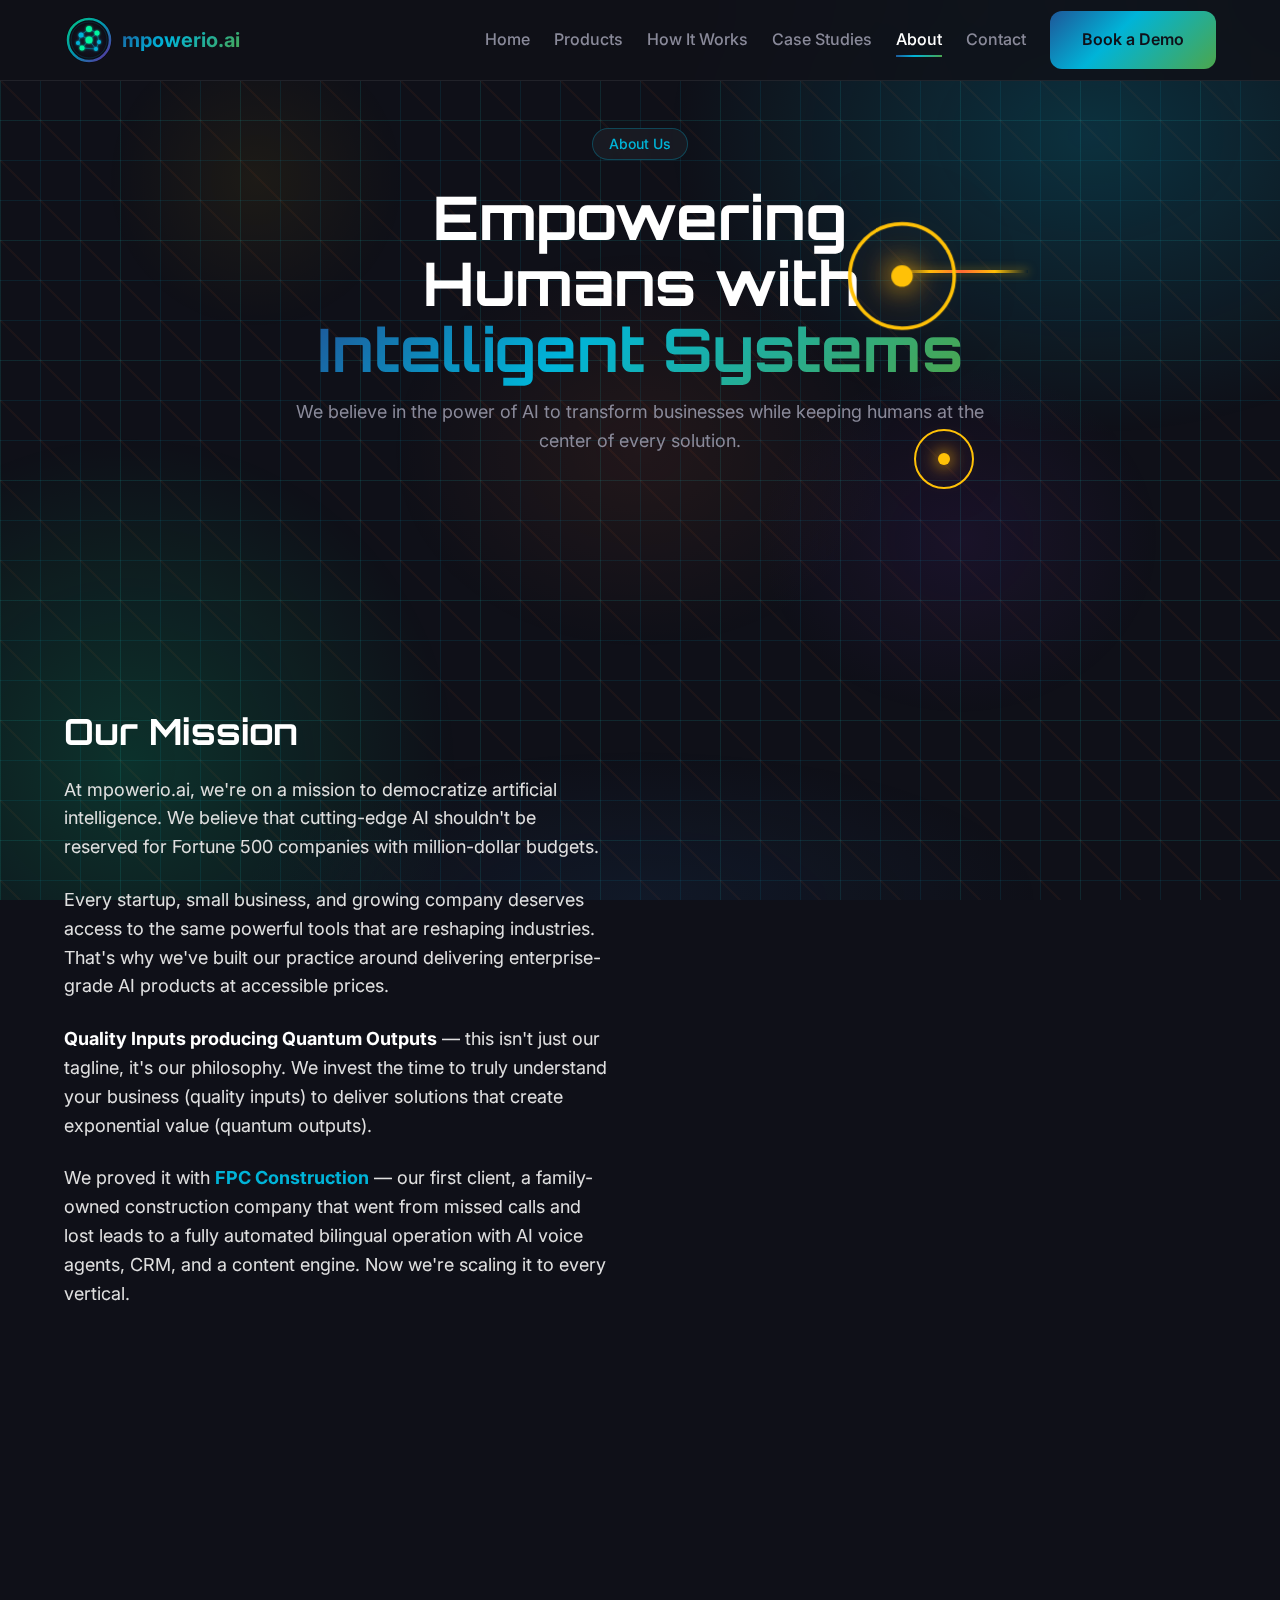
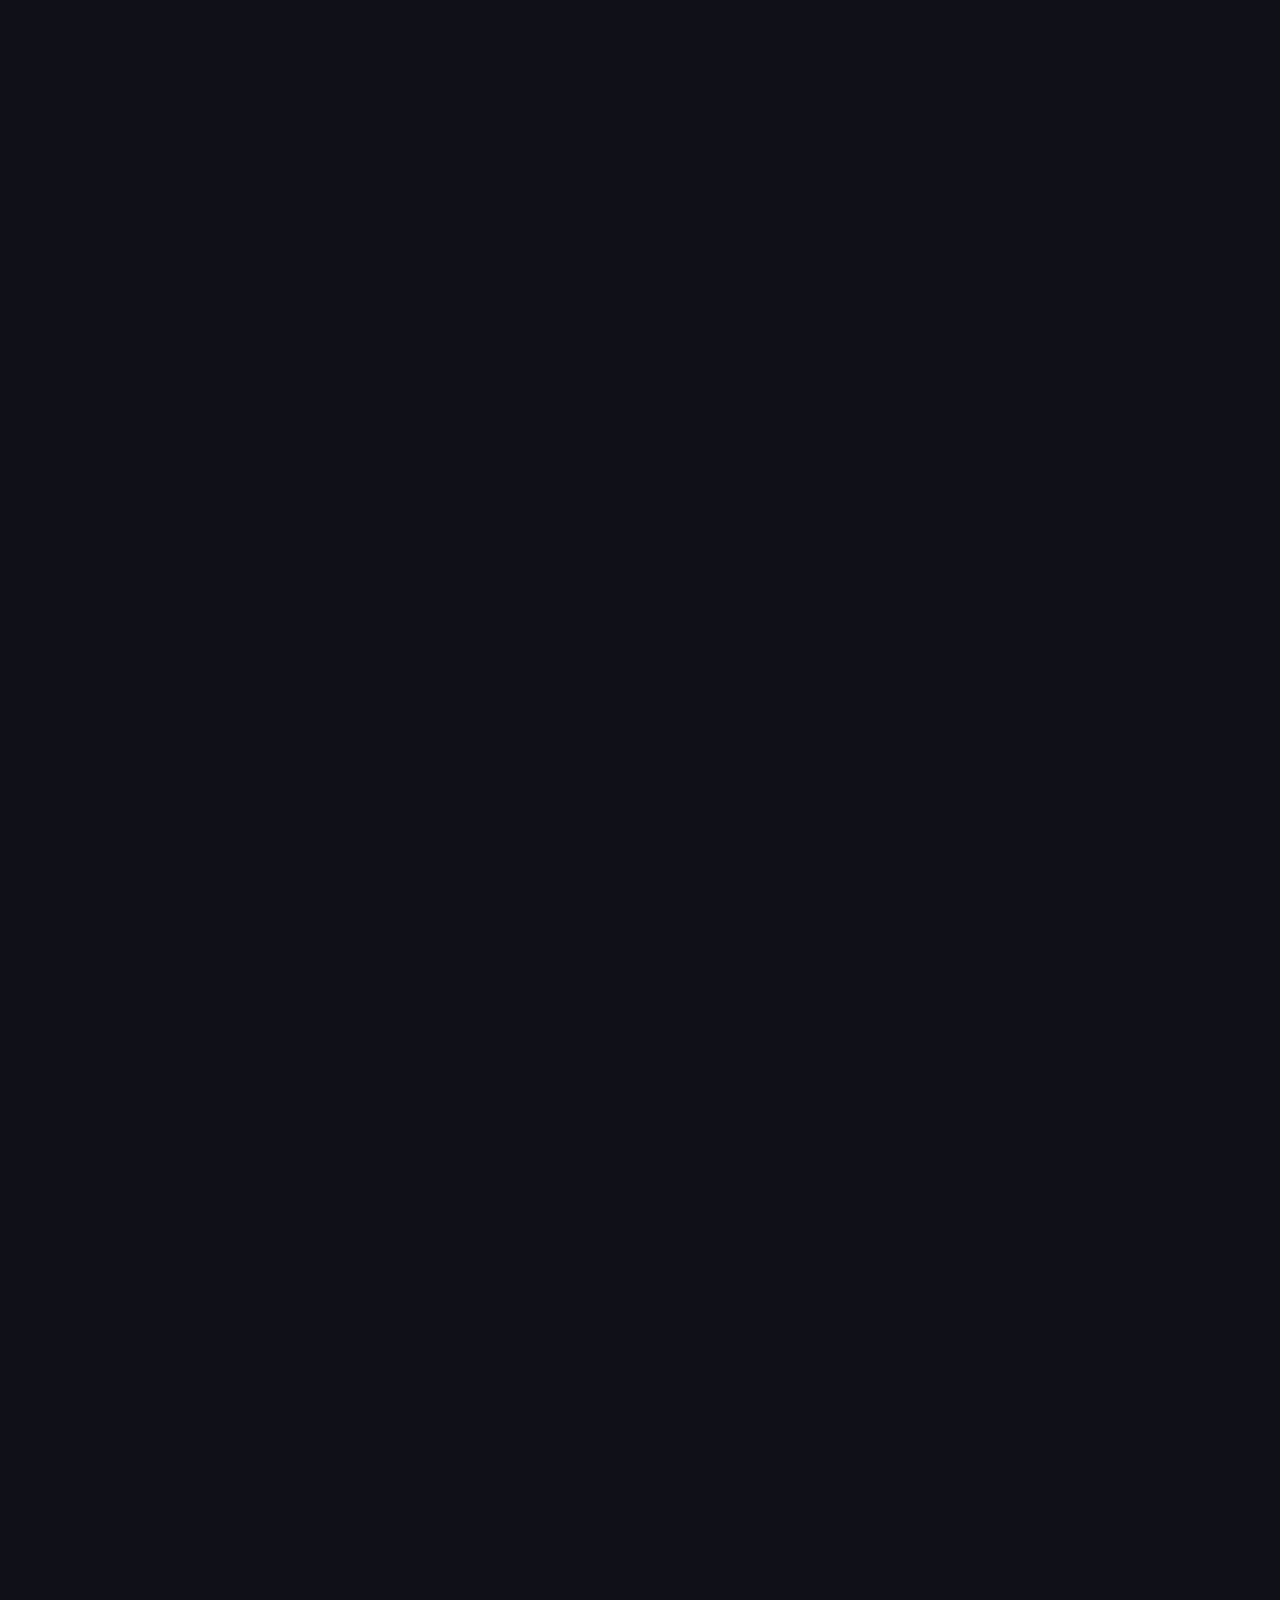
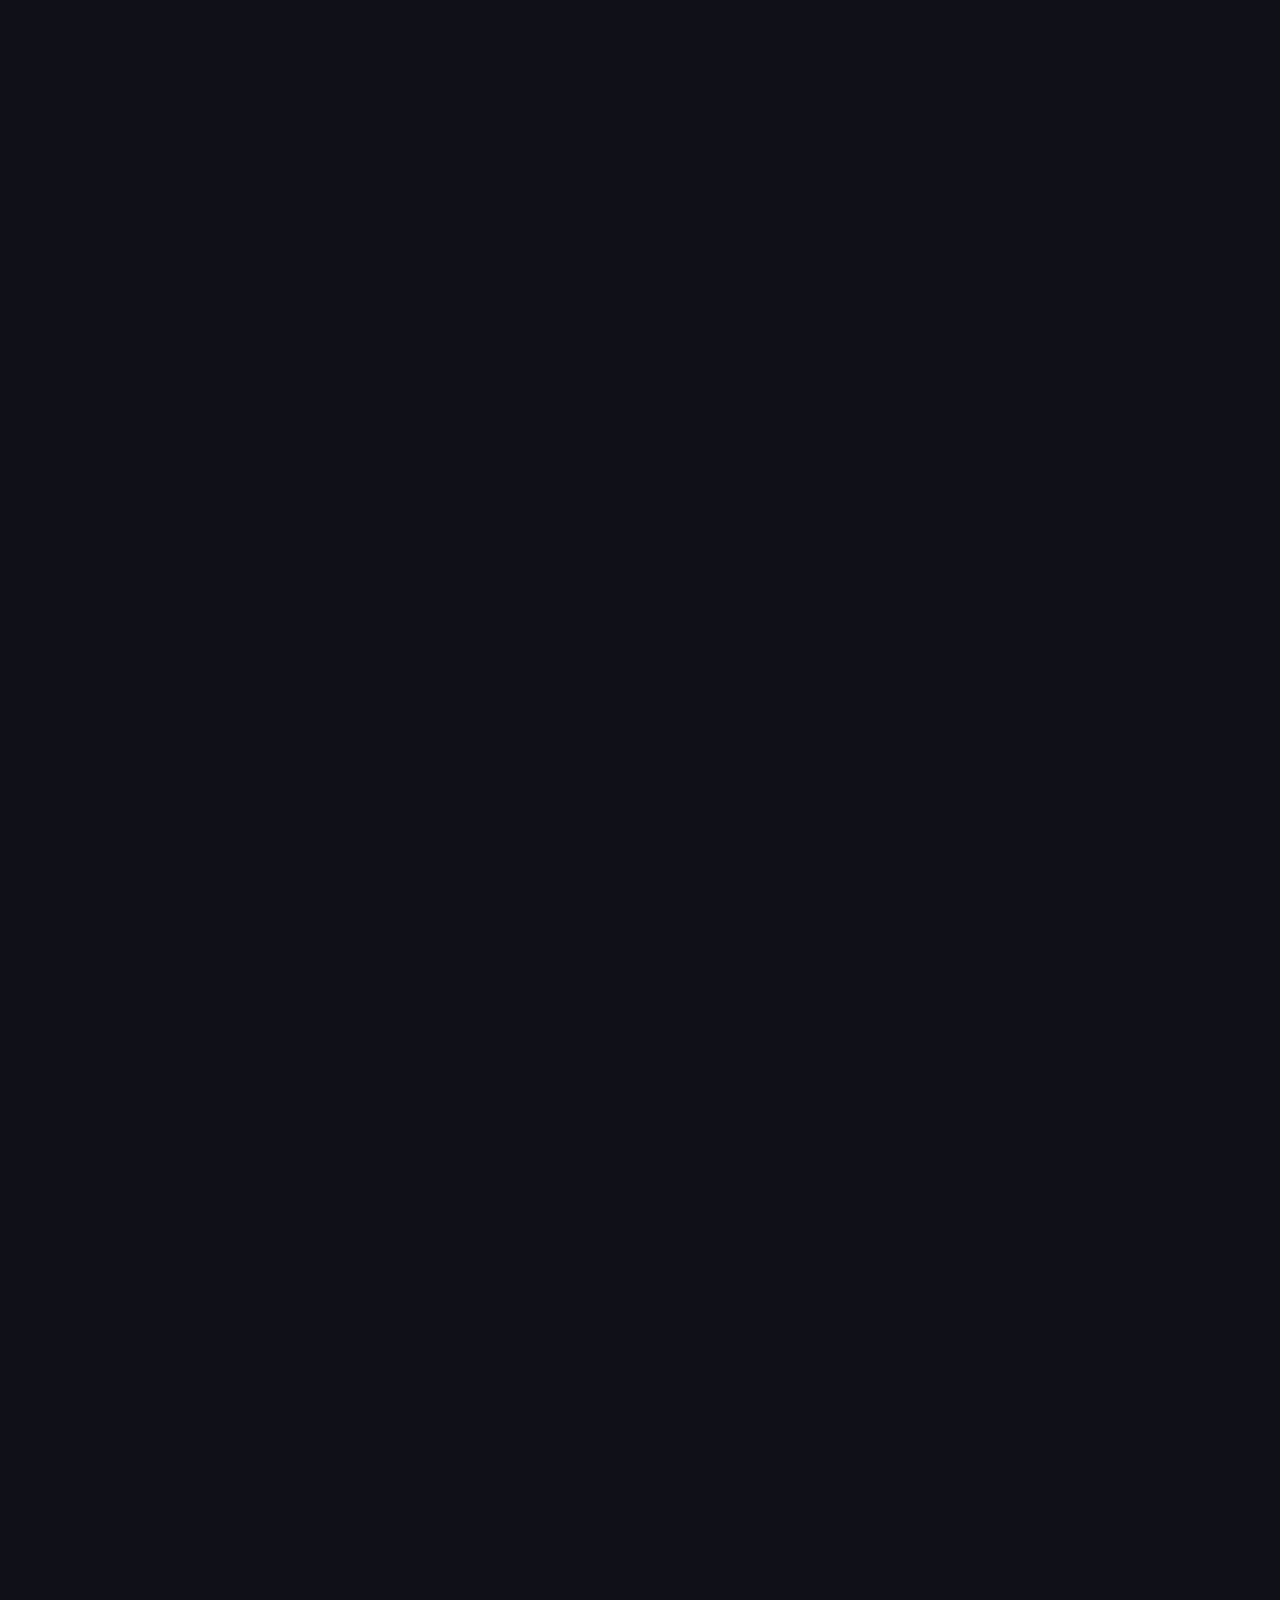
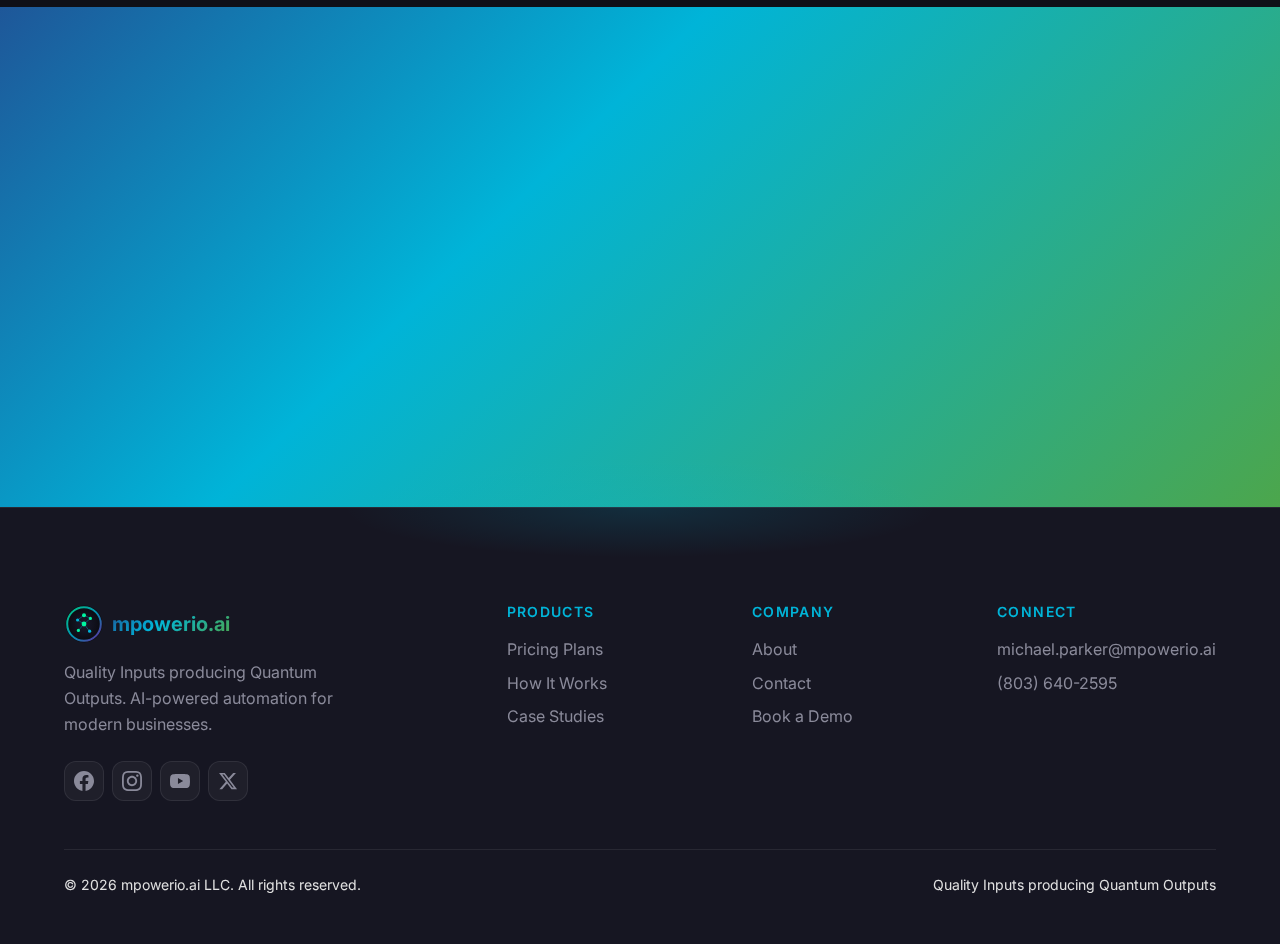
<file: about.html>
<!DOCTYPE html>
<html lang="en">
<head>
  <meta charset="UTF-8">
  <meta name="viewport" content="width=device-width, initial-scale=1.0">
  <meta name="description" content="Meet the team behind mpowerio.ai. From nuclear training to AI automation.">
  <meta property="og:title" content="About | mpowerio.ai">
  <meta property="og:description" content="Meet the team behind mpowerio.ai. From nuclear training to AI automation.">
  <meta property="og:type" content="website">
  <title>About | mpowerio.ai</title>
  <link rel="preconnect" href="https://fonts.googleapis.com">
  <link rel="preconnect" href="https://fonts.gstatic.com" crossorigin>
  <link href="https://fonts.googleapis.com/css2?family=Inter:wght@300;400;500;600;700&family=Orbitron:wght@400;700;900&display=swap" rel="stylesheet">
  <link rel="stylesheet" href="css/design-system.css">
</head>
<body>
  <!-- Header -->
  <header class="header">
    <div class="container header__inner">
      <a href="index.html" class="logo">
        <div class="logo-animated">
          <svg viewBox="0 0 50 50" xmlns="http://www.w3.org/2000/svg">
            <defs>
              <linearGradient id="logoRingGradient" x1="0%" y1="0%" x2="100%" y2="100%">
                <stop offset="0%" stop-color="#00f5a0"/>
                <stop offset="50%" stop-color="#00b4d8"/>
                <stop offset="100%" stop-color="#7b2cbf"/>
              </linearGradient>
              <radialGradient id="bgGradient" cx="50%" cy="50%" r="50%">
                <stop offset="0%" stop-color="#1a1a2e"/>
                <stop offset="100%" stop-color="#0a0a0f"/>
              </radialGradient>
              <filter id="glow" x="-50%" y="-50%" width="200%" height="200%">
                <feGaussianBlur stdDeviation="1" result="coloredBlur"/>
                <feMerge><feMergeNode in="coloredBlur"/><feMergeNode in="SourceGraphic"/></feMerge>
              </filter>
            </defs>
            <circle cx="25" cy="25" r="23" fill="url(#bgGradient)"/>
            <circle class="glow-ring" cx="25" cy="25" r="21" fill="none" stroke="url(#logoRingGradient)" stroke-width="2.5" opacity="0.8"/>
            <circle cx="25" cy="25" r="18" fill="none" stroke="#00b4d8" stroke-width="0.5" opacity="0.3"/>
            <g class="network-lines" stroke="#00b4d8" stroke-width="0.8" opacity="0.6" filter="url(#glow)">
              <line x1="25" y1="14" x2="17" y2="20"/><line x1="25" y1="14" x2="33" y2="18"/>
              <line x1="17" y1="20" x2="14" y2="28"/><line x1="17" y1="20" x2="25" y2="25"/>
              <line x1="33" y1="18" x2="25" y2="25"/><line x1="33" y1="18" x2="35" y2="27"/>
              <line x1="25" y1="25" x2="18" y2="33"/><line x1="25" y1="25" x2="32" y2="34"/>
              <line x1="14" y1="28" x2="18" y2="33"/><line x1="35" y1="27" x2="32" y2="34"/>
              <line x1="18" y1="33" x2="32" y2="34"/>
            </g>
            <g filter="url(#glow)">
              <circle class="node node-1" cx="25" cy="14" r="3" fill="#00f5a0"/>
              <circle class="node node-2" cx="17" cy="20" r="2.5" fill="#00b4d8"/>
              <circle class="node node-3" cx="33" cy="18" r="2.5" fill="#00f5a0"/>
              <circle class="node node-4" cx="25" cy="25" r="3.5" fill="#00f5a0"/>
              <circle class="node node-5" cx="14" cy="28" r="2" fill="#00b4d8"/>
              <circle class="node node-6" cx="35" cy="27" r="2" fill="#00b4d8"/>
              <circle class="node node-7" cx="18" cy="33" r="2.5" fill="#00f5a0"/>
              <circle class="node node-8" cx="32" cy="34" r="2" fill="#00b4d8"/>
            </g>
          </svg>
        </div>
        <span>mpowerio.ai</span>
      </a>
      <button class="nav-toggle" aria-label="Toggle navigation" aria-expanded="false">
        <span></span><span></span><span></span>
      </button>
      <nav class="nav">
        <a href="index.html" class="nav__link">Home</a>
        <a href="products.html" class="nav__link">Products</a>
        <a href="how-it-works.html" class="nav__link">How It Works</a>
        <a href="case-studies.html" class="nav__link">Case Studies</a>
        <a href="about.html" class="nav__link nav__link--active">About</a>
        <a href="contact.html" class="nav__link">Contact</a>
        <a href="contact.html" class="btn btn--primary">Book a Demo</a>
      </nav>
    </div>
  </header>

  <!-- Page Hero -->
  <section class="page-hero">
    <div class="container">
      <div class="section-header fade-in">
        <span class="section-header__label">About Us</span>
        <h1 class="section-header__title">Empowering Humans with <span class="text-gradient">Intelligent Systems</span></h1>
        <p class="section-header__text">
          We believe in the power of AI to transform businesses while keeping
          humans at the center of every solution.
        </p>
      </div>
    </div>
  </section>

  <!-- Mission Section -->
  <section class="section">
    <div class="container">
      <div class="arch-grid">
        <div class="fade-in">
          <h2 style="margin-bottom: var(--space-lg);">Our Mission</h2>
          <p style="color: var(--text-secondary); font-size: var(--text-lg); margin-bottom: var(--space-lg);">
            At mpowerio.ai, we're on a mission to democratize artificial intelligence.
            We believe that cutting-edge AI shouldn't be reserved for Fortune 500 companies
            with million-dollar budgets.
          </p>
          <p style="color: var(--text-secondary); font-size: var(--text-lg); margin-bottom: var(--space-lg);">
            Every startup, small business, and growing company deserves access to the same
            powerful tools that are reshaping industries. That's why we've built our practice
            around delivering enterprise-grade AI products at accessible prices.
          </p>
          <p style="color: var(--text-secondary); font-size: var(--text-lg); margin-bottom: var(--space-lg);">
            <strong style="color: var(--text-primary);">Quality Inputs producing Quantum Outputs</strong>
            — this isn't just our tagline, it's our philosophy. We invest the time to truly
            understand your business (quality inputs) to deliver solutions that create
            exponential value (quantum outputs).
          </p>
          <p style="color: var(--text-secondary); font-size: var(--text-lg); margin-bottom: var(--space-lg);">
            We proved it with <strong style="color: var(--accent-cyan);">FPC Construction</strong> — our first client, a family-owned
            construction company that went from missed calls and lost leads to a fully automated
            bilingual operation with AI voice agents, CRM, and a content engine. Now we're scaling
            it to every vertical.
          </p>
        </div>
        <div class="fade-in" style="background: linear-gradient(135deg, rgba(0, 180, 216, 0.1) 0%, rgba(0, 245, 160, 0.1) 100%); border-radius: var(--radius-2xl); padding: 3rem; display: flex; align-items: center; justify-content: center;">
          <div class="logo-animated" style="width: 200px; height: 200px;">
            <svg viewBox="0 0 50 50" xmlns="http://www.w3.org/2000/svg">
              <defs>
                <linearGradient id="logoRingGradientLarge" x1="0%" y1="0%" x2="100%" y2="100%">
                  <stop offset="0%" stop-color="#00f5a0"/>
                  <stop offset="50%" stop-color="#00b4d8"/>
                  <stop offset="100%" stop-color="#7b2cbf"/>
                </linearGradient>
                <radialGradient id="bgGradientLarge" cx="50%" cy="50%" r="50%">
                  <stop offset="0%" stop-color="#1a1a2e"/>
                  <stop offset="100%" stop-color="#0a0a0f"/>
                </radialGradient>
                <filter id="glowLarge" x="-50%" y="-50%" width="200%" height="200%">
                  <feGaussianBlur stdDeviation="1" result="coloredBlur"/>
                  <feMerge><feMergeNode in="coloredBlur"/><feMergeNode in="SourceGraphic"/></feMerge>
                </filter>
              </defs>
              <circle cx="25" cy="25" r="23" fill="url(#bgGradientLarge)"/>
              <circle class="glow-ring" cx="25" cy="25" r="21" fill="none" stroke="url(#logoRingGradientLarge)" stroke-width="2.5" opacity="0.8"/>
              <circle cx="25" cy="25" r="18" fill="none" stroke="#00b4d8" stroke-width="0.5" opacity="0.3"/>
              <g class="network-lines" stroke="#00b4d8" stroke-width="0.8" opacity="0.6" filter="url(#glowLarge)">
                <line x1="25" y1="14" x2="17" y2="20"/><line x1="25" y1="14" x2="33" y2="18"/>
                <line x1="17" y1="20" x2="14" y2="28"/><line x1="17" y1="20" x2="25" y2="25"/>
                <line x1="33" y1="18" x2="25" y2="25"/><line x1="33" y1="18" x2="35" y2="27"/>
                <line x1="25" y1="25" x2="18" y2="33"/><line x1="25" y1="25" x2="32" y2="34"/>
                <line x1="14" y1="28" x2="18" y2="33"/><line x1="35" y1="27" x2="32" y2="34"/>
                <line x1="18" y1="33" x2="32" y2="34"/>
              </g>
              <g filter="url(#glowLarge)">
                <circle class="node node-1" cx="25" cy="14" r="3" fill="#00f5a0"/>
                <circle class="node node-2" cx="17" cy="20" r="2.5" fill="#00b4d8"/>
                <circle class="node node-3" cx="33" cy="18" r="2.5" fill="#00f5a0"/>
                <circle class="node node-4" cx="25" cy="25" r="3.5" fill="#00f5a0"/>
                <circle class="node node-5" cx="14" cy="28" r="2" fill="#00b4d8"/>
                <circle class="node node-6" cx="35" cy="27" r="2" fill="#00b4d8"/>
                <circle class="node node-7" cx="18" cy="33" r="2.5" fill="#00f5a0"/>
                <circle class="node node-8" cx="32" cy="34" r="2" fill="#00b4d8"/>
              </g>
            </svg>
          </div>
        </div>
      </div>
    </div>
  </section>

  <!-- Values Section -->
  <section class="section bg-secondary">
    <div class="container">
      <div class="section-header fade-in">
        <span class="section-header__label">Our Values</span>
        <h2 class="section-header__title">What Drives Us</h2>
      </div>

      <div class="grid grid--3">
        <div class="card fade-in">
          <div class="card__icon card__icon--mint">
            <svg width="24" height="24" viewBox="0 0 24 24" fill="none" stroke="currentColor" stroke-width="2"><path d="M12 22c5.523 0 10-4.477 10-10S17.523 2 12 2 2 6.477 2 12s4.477 10 10 10z"/><path d="m9 12 2 2 4-4"/></svg>
          </div>
          <h3 class="card__title">Integrity First</h3>
          <p class="card__text">
            We'll always tell you if AI isn't the right solution. Our recommendations
            are based on what's best for your business, not our bottom line.
          </p>
        </div>

        <div class="card fade-in">
          <div class="card__icon card__icon--cyan">
            <svg width="24" height="24" viewBox="0 0 24 24" fill="none" stroke="currentColor" stroke-width="2"><path d="M17 21v-2a4 4 0 0 0-4-4H5a4 4 0 0 0-4 4v2"/><circle cx="9" cy="7" r="4"/><path d="M23 21v-2a4 4 0 0 0-3-3.87"/><path d="M16 3.13a4 4 0 0 1 0 7.75"/></svg>
          </div>
          <h3 class="card__title">Human-Centered AI</h3>
          <p class="card__text">
            Technology should enhance human capabilities, not replace them.
            We design solutions that empower your team.
          </p>
        </div>

        <div class="card fade-in">
          <div class="card__icon card__icon--mint">
            <svg width="24" height="24" viewBox="0 0 24 24" fill="none" stroke="currentColor" stroke-width="2"><path d="M12 2v4"/><path d="m16.2 7.8 2.9-2.9"/><path d="M18 12h4"/><path d="m16.2 16.2 2.9 2.9"/><path d="M12 18v4"/><path d="m4.9 19.1 2.9-2.9"/><path d="M2 12h4"/><path d="m4.9 4.9 2.9 2.9"/></svg>
          </div>
          <h3 class="card__title">Continuous Innovation</h3>
          <p class="card__text">
            We stay at the forefront of AI technology, constantly exploring
            new ways to deliver value to our clients.
          </p>
        </div>
      </div>
    </div>
  </section>

  <!-- Partnership Section -->
  <section class="section">
    <div class="container">
      <div class="section-header fade-in">
        <span class="section-header__label">Partnerships</span>
        <h2 class="section-header__title">Built on <span class="text-gradient">Partnerships</span></h2>
        <p class="section-header__text">
          Great outcomes start with great partnerships. We grow by lifting others.
        </p>
      </div>

      <div class="card fade-in" style="max-width: 800px; margin: 0 auto; padding: var(--space-2xl);">
        <h3 class="card__title" style="font-size: var(--text-2xl); margin-bottom: var(--space-lg);">mpowerio x Digitwitch LLC</h3>
        <p style="color: var(--text-secondary); font-size: var(--text-lg); margin-bottom: var(--space-md);">
          Ernesto Martinez and Digitwitch LLC bring decades of hardware, IT, and mentorship expertise
          with a distribution channel of 200+ established business clients. Together, we bridge the
          gap between traditional IT services and next-generation AI automation.
        </p>
        <p style="color: var(--text-secondary); font-size: var(--text-lg);">
          When Ernesto's 250+ clients need AI automation, mpowerio.ai delivers. It's a partnership
          built on mutual respect, complementary strengths, and a shared mission to empower small
          businesses with enterprise-grade technology.
        </p>
      </div>
    </div>
  </section>

  <!-- Maestro Background Section -->
  <section class="section bg-secondary">
    <div class="container">
      <div class="arch-grid">
        <div class="fade-in">
          <span class="section-header__label">The Founder</span>
          <h2 style="margin-top: var(--space-md); margin-bottom: var(--space-lg);">Michael Parker</h2>
          <p style="color: var(--accent-cyan); font-size: var(--text-lg); font-weight: 600; margin-bottom: var(--space-lg);">
            Founder & CEO, mpowerio.ai LLC
          </p>
          <p style="color: var(--text-secondary); font-size: var(--text-lg); margin-bottom: var(--space-lg);">
            Michael is a Senior Training & Development Specialist at DOE's Oak Ridge Environmental Management site, where he leads DOE-compliant training programs, systematic assessments, and qualification processes for one of the most regulated environments in the country.
          </p>
          <p style="color: var(--text-secondary); font-size: var(--text-lg); margin-bottom: var(--space-lg);">
            His career spans over a decade in nuclear &mdash; from health physics supervision with six years of zero safety incidents, to earning 2019 Instructor of the Year at Grand Gulf Nuclear Station, to leading triennial assessments that achieved 100% regulatory compliance at Oak Ridge. He holds INPO Instructor Certification, DOE Lead Assessor credentials, and NQA-1 Auditor qualifications.
          </p>
          <p style="color: var(--text-secondary); font-size: var(--text-lg); margin-bottom: var(--space-lg);">
            mpowerio.ai applies the same methodology. Nuclear training demands qualified inputs, systematic processes, and measurable outcomes &mdash; the exact framework behind every automation system we build. When your business runs on the same rigor that runs a nuclear facility, the results speak for themselves.
          </p>
          <p style="color: var(--text-secondary); font-size: var(--text-lg);">
            Built on a single RTX 5090 workstation named "Butch" &mdash; proof that you don't need a data center to deliver enterprise-grade AI. You need the right inputs and the discipline to execute.
          </p>
        </div>
        <div class="fade-in" style="display: flex; flex-direction: column; gap: var(--space-xl); justify-content: center;">
          <div class="card">
            <p style="color: var(--accent-cyan); font-weight: 600; font-size: var(--text-sm); text-transform: uppercase; letter-spacing: 0.1em; margin-bottom: var(--space-sm);">Current Role</p>
            <p style="color: var(--text-primary); font-size: var(--text-lg); font-weight: 600;">Sr. Training & Development Specialist</p>
            <p class="card__text">DOE OREM, Oak Ridge</p>
          </div>
          <div class="card">
            <p style="color: var(--accent-mint); font-weight: 600; font-size: var(--text-sm); text-transform: uppercase; letter-spacing: 0.1em; margin-bottom: var(--space-sm);">Recognition</p>
            <p style="color: var(--text-primary); font-size: var(--text-lg); font-weight: 600;">2019 Instructor of the Year</p>
            <p class="card__text">Grand Gulf Nuclear Station</p>
          </div>
          <div class="card">
            <p style="color: var(--accent-purple); font-weight: 600; font-size: var(--text-sm); text-transform: uppercase; letter-spacing: 0.1em; margin-bottom: var(--space-sm);">Credentials</p>
            <p style="color: var(--text-primary); font-size: var(--text-lg); font-weight: 600;">INPO | DOE Lead Assessor | NQA-1</p>
            <p class="card__text">10+ years nuclear industry</p>
          </div>
          <div class="card">
            <p style="color: var(--accent-orange); font-weight: 600; font-size: var(--text-sm); text-transform: uppercase; letter-spacing: 0.1em; margin-bottom: var(--space-sm);">Infrastructure</p>
            <p style="color: var(--text-primary); font-size: var(--text-lg); font-weight: 600;">RTX 5090 "Butch"</p>
            <p class="card__text">128GB RAM, local AI inference</p>
          </div>
        </div>
      </div>
    </div>
  </section>

  <!-- Approach Section -->
  <section class="section">
    <div class="container">
      <div class="arch-grid">
        <div class="fade-in">
          <span class="section-header__label">Our Approach</span>
          <h2 style="margin-top: var(--space-md); margin-bottom: var(--space-lg);">Tech Meets Humanity</h2>
          <p style="color: var(--text-secondary); font-size: var(--text-lg); margin-bottom: var(--space-lg);">
            Our philosophy embodies the fusion of cutting-edge technology with
            human-centered growth. We don't just implement AI — we cultivate it.
          </p>
          <p style="color: var(--text-secondary); font-size: var(--text-lg); margin-bottom: var(--space-lg);">
            We nurture solutions that grow with your business, adapt to your needs,
            and remain rooted in what matters most: your people.
          </p>
          <a href="products.html" class="btn btn--primary" style="margin-top: var(--space-lg);">Explore Our Products</a>
        </div>
        <div class="grid grid--2 fade-in" style="gap: var(--space-md);">
          <div class="card">
            <h4 class="card__title">Discovery</h4>
            <p class="card__text">Deep dive into your business to understand your unique challenges.</p>
          </div>
          <div class="card">
            <h4 class="card__title">Strategy</h4>
            <p class="card__text">Develop a roadmap tailored to your goals and resources.</p>
          </div>
          <div class="card">
            <h4 class="card__title">Implementation</h4>
            <p class="card__text">Build and deploy solutions with hands-on support.</p>
          </div>
          <div class="card">
            <h4 class="card__title">Growth</h4>
            <p class="card__text">Ongoing optimization and training to maximize ROI.</p>
          </div>
        </div>
      </div>
    </div>
  </section>

  <!-- CTA Section -->
  <section class="section" style="background: var(--gradient-primary);">
    <div class="container text-center fade-in">
      <h2 style="color: white; margin-bottom: var(--space-md);">Let's Build Something Together</h2>
      <p style="color: rgba(255,255,255,0.9); font-size: var(--text-xl); margin-bottom: var(--space-2xl); max-width: 600px; margin-left: auto; margin-right: auto;">
        Ready to explore how AI can transform your business?
        We'd love to hear about your challenges and goals.
      </p>
      <a href="contact.html" class="btn btn--large" style="background: white; color: var(--tech-blue);">Get in Touch</a>
    </div>
  </section>

  <!-- Footer -->
  <footer class="footer">
    <div class="container">
      <div class="footer__inner">
        <div class="footer__brand">
          <a href="index.html" class="logo">
            <div class="logo-animated" style="width:40px;height:40px;">
              <svg viewBox="0 0 50 50" xmlns="http://www.w3.org/2000/svg">
                <defs>
                  <linearGradient id="logoRingGradient2" x1="0%" y1="0%" x2="100%" y2="100%">
                    <stop offset="0%" stop-color="#00f5a0"/><stop offset="50%" stop-color="#00b4d8"/><stop offset="100%" stop-color="#7b2cbf"/>
                  </linearGradient>
                  <radialGradient id="bgGradient2" cx="50%" cy="50%" r="50%">
                    <stop offset="0%" stop-color="#1a1a2e"/><stop offset="100%" stop-color="#0a0a0f"/>
                  </radialGradient>
                </defs>
                <circle cx="25" cy="25" r="23" fill="url(#bgGradient2)"/>
                <circle class="glow-ring" cx="25" cy="25" r="21" fill="none" stroke="url(#logoRingGradient2)" stroke-width="2.5" opacity="0.8"/>
                <g stroke="#00b4d8" stroke-width="0.8" opacity="0.6">
                  <line x1="25" y1="14" x2="17" y2="20"/><line x1="25" y1="14" x2="33" y2="18"/>
                  <line x1="17" y1="20" x2="25" y2="25"/><line x1="33" y1="18" x2="25" y2="25"/>
                  <line x1="25" y1="25" x2="18" y2="33"/><line x1="25" y1="25" x2="32" y2="34"/>
                </g>
                <g>
                  <circle cx="25" cy="14" r="2.5" fill="#00f5a0"/>
                  <circle cx="17" cy="20" r="2" fill="#00b4d8"/>
                  <circle cx="33" cy="18" r="2" fill="#00f5a0"/>
                  <circle cx="25" cy="25" r="3" fill="#00f5a0"/>
                  <circle cx="18" cy="33" r="2" fill="#00f5a0"/>
                  <circle cx="32" cy="34" r="2" fill="#00b4d8"/>
                </g>
              </svg>
            </div>
            <span>mpowerio.ai</span>
          </a>
          <p style="color:var(--text-muted);margin-top:1rem;max-width:300px;">Quality Inputs producing Quantum Outputs. AI-powered automation for modern businesses.</p>
          <div class="footer__social">
            <a href="https://www.facebook.com/profile.php?id=61587036365320" target="_blank" rel="noopener" aria-label="Facebook" class="social-btn">
              <svg width="20" height="20" viewBox="0 0 24 24" fill="currentColor"><path d="M24 12.073c0-6.627-5.373-12-12-12s-12 5.373-12 12c0 5.99 4.388 10.954 10.125 11.854v-8.385H7.078v-3.47h3.047V9.43c0-3.007 1.792-4.669 4.533-4.669 1.312 0 2.686.235 2.686.235v2.953H15.83c-1.491 0-1.956.925-1.956 1.874v2.25h3.328l-.532 3.47h-2.796v8.385C19.612 23.027 24 18.062 24 12.073z"/></svg>
            </a>
            <a href="https://instagram.com/mpowerio.ai" target="_blank" rel="noopener" aria-label="Instagram" class="social-btn">
              <svg width="20" height="20" viewBox="0 0 24 24" fill="currentColor"><path d="M12 2.163c3.204 0 3.584.012 4.85.07 3.252.148 4.771 1.691 4.919 4.919.058 1.265.069 1.645.069 4.849 0 3.205-.012 3.584-.069 4.849-.149 3.225-1.664 4.771-4.919 4.919-1.266.058-1.644.07-4.85.07-3.204 0-3.584-.012-4.849-.07-3.26-.149-4.771-1.699-4.919-4.92-.058-1.265-.07-1.644-.07-4.849 0-3.204.013-3.583.07-4.849.149-3.227 1.664-4.771 4.919-4.919 1.266-.057 1.645-.069 4.849-.069zm0-2.163c-3.259 0-3.667.014-4.947.072-4.358.2-6.78 2.618-6.98 6.98-.059 1.281-.073 1.689-.073 4.948 0 3.259.014 3.668.072 4.948.2 4.358 2.618 6.78 6.98 6.98 1.281.058 1.689.072 4.948.072 3.259 0 3.668-.014 4.948-.072 4.354-.2 6.782-2.618 6.979-6.98.059-1.28.073-1.689.073-4.948 0-3.259-.014-3.667-.072-4.947-.196-4.354-2.617-6.78-6.979-6.98-1.281-.059-1.69-.073-4.949-.073zm0 5.838c-3.403 0-6.162 2.759-6.162 6.162s2.759 6.163 6.162 6.163 6.162-2.759 6.162-6.163c0-3.403-2.759-6.162-6.162-6.162zm0 10.162c-2.209 0-4-1.79-4-4 0-2.209 1.791-4 4-4s4 1.791 4 4c0 2.21-1.791 4-4 4zm6.406-11.845c-.796 0-1.441.645-1.441 1.44s.645 1.44 1.441 1.44c.795 0 1.439-.645 1.439-1.44s-.644-1.44-1.439-1.44z"/></svg>
            </a>
            <a href="https://youtube.com/@mpowerio" target="_blank" rel="noopener" aria-label="YouTube" class="social-btn">
              <svg width="20" height="20" viewBox="0 0 24 24" fill="currentColor"><path d="M23.498 6.186a3.016 3.016 0 0 0-2.122-2.136C19.505 3.545 12 3.545 12 3.545s-7.505 0-9.377.505A3.017 3.017 0 0 0 .502 6.186C0 8.07 0 12 0 12s0 3.93.502 5.814a3.016 3.016 0 0 0 2.122 2.136c1.871.505 9.376.505 9.376.505s7.505 0 9.377-.505a3.015 3.015 0 0 0 2.122-2.136C24 15.93 24 12 24 12s0-3.93-.502-5.814zM9.545 15.568V8.432L15.818 12l-6.273 3.568z"/></svg>
            </a>
            <a href="https://x.com/mpowerioAI" target="_blank" rel="noopener" aria-label="X" class="social-btn">
              <svg width="20" height="20" viewBox="0 0 24 24" fill="currentColor"><path d="M18.244 2.25h3.308l-7.227 8.26 8.502 11.24H16.17l-5.214-6.817L4.99 21.75H1.68l7.73-8.835L1.254 2.25H8.08l4.713 6.231zm-1.161 17.52h1.833L7.084 4.126H5.117z"/></svg>
            </a>
          </div>
        </div>
        <div>
          <h4 class="footer__title">Products</h4>
          <ul class="footer__links">
            <li><a href="products.html">Pricing Plans</a></li>
            <li><a href="how-it-works.html">How It Works</a></li>
            <li><a href="case-studies.html">Case Studies</a></li>
          </ul>
        </div>
        <div>
          <h4 class="footer__title">Company</h4>
          <ul class="footer__links">
            <li><a href="about.html">About</a></li>
            <li><a href="contact.html">Contact</a></li>
            <li><a href="contact.html">Book a Demo</a></li>
          </ul>
        </div>
        <div>
          <h4 class="footer__title">Connect</h4>
          <ul class="footer__links">
            <li><a href="mailto:michael.parker@mpowerio.ai">michael.parker@mpowerio.ai</a></li>
            <li><a href="tel:+18036402595">(803) 640-2595</a></li>
          </ul>
        </div>
      </div>
      <div class="footer__bottom">
        <p>&copy; 2026 mpowerio.ai LLC. All rights reserved.</p>
        <p>Quality Inputs producing Quantum Outputs</p>
      </div>
    </div>
  </footer>

  <script src="js/site.js"></script>
</body>
</html>
</file>
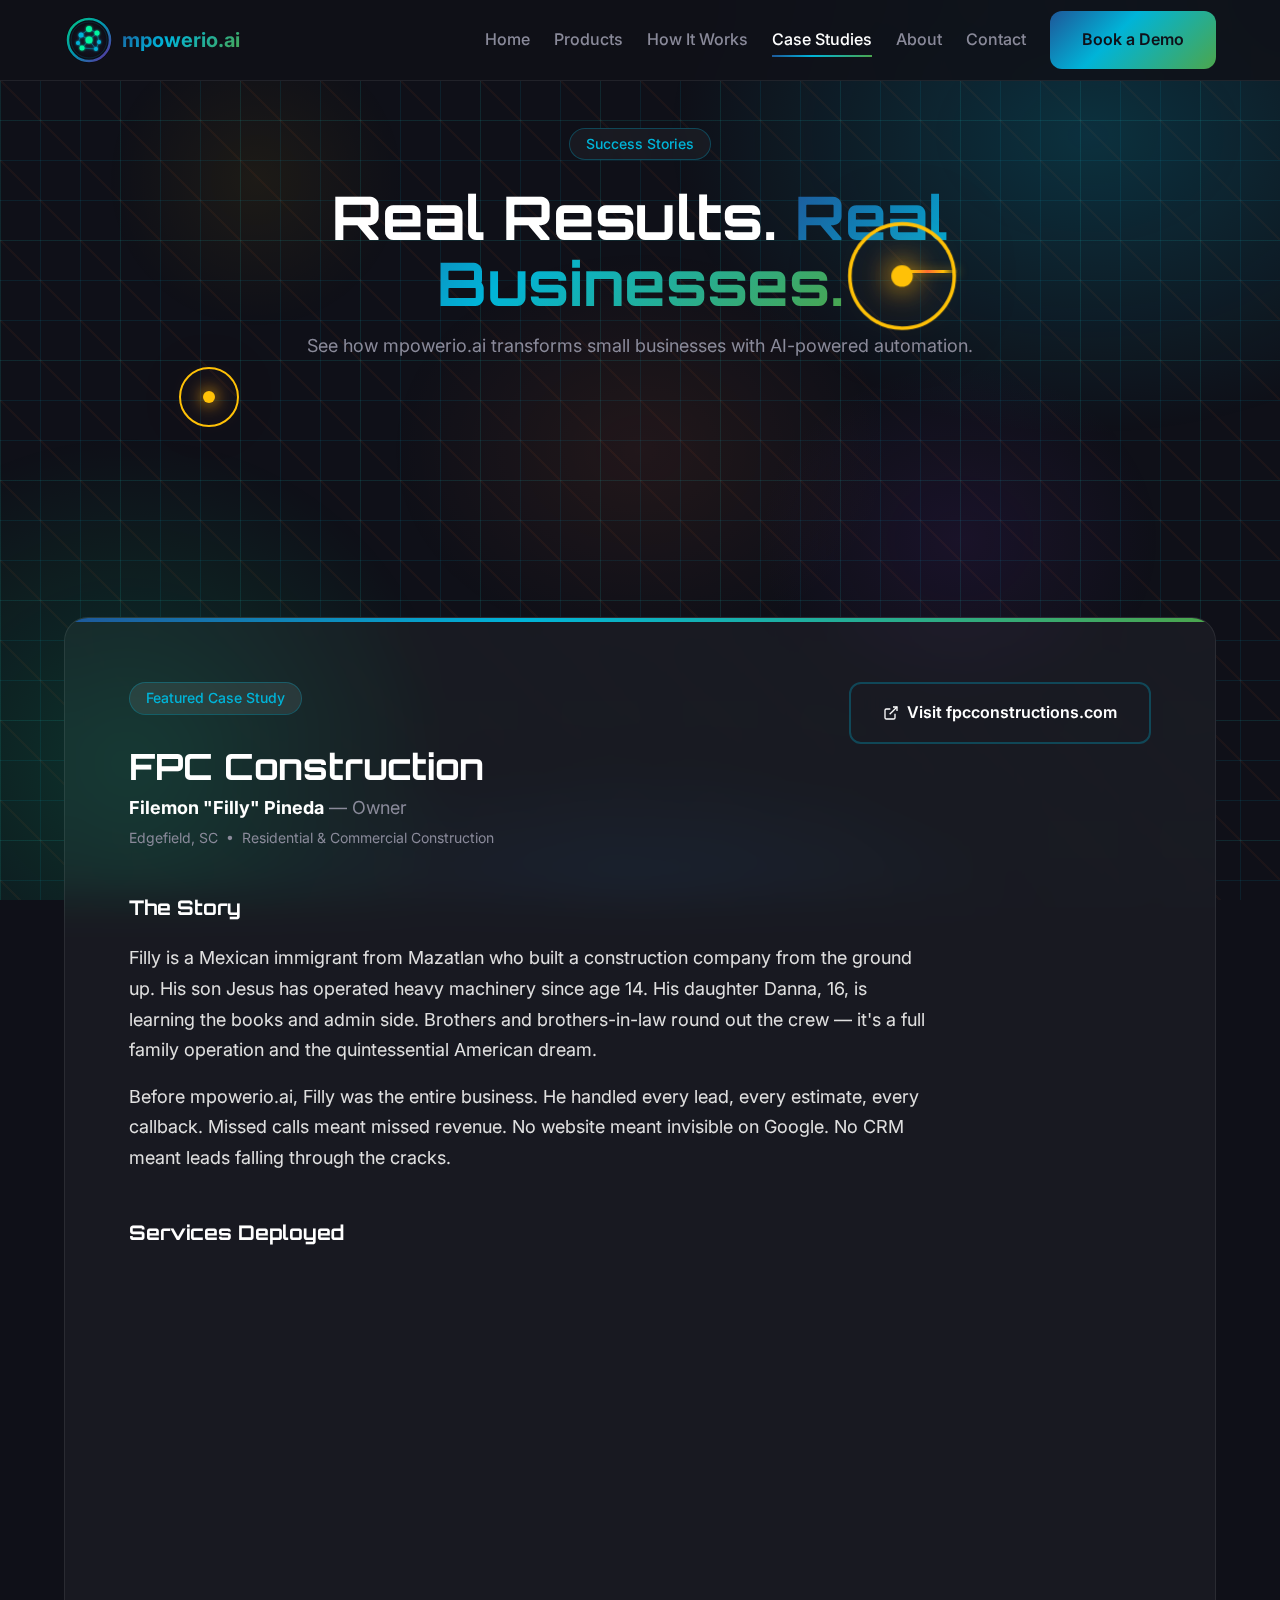
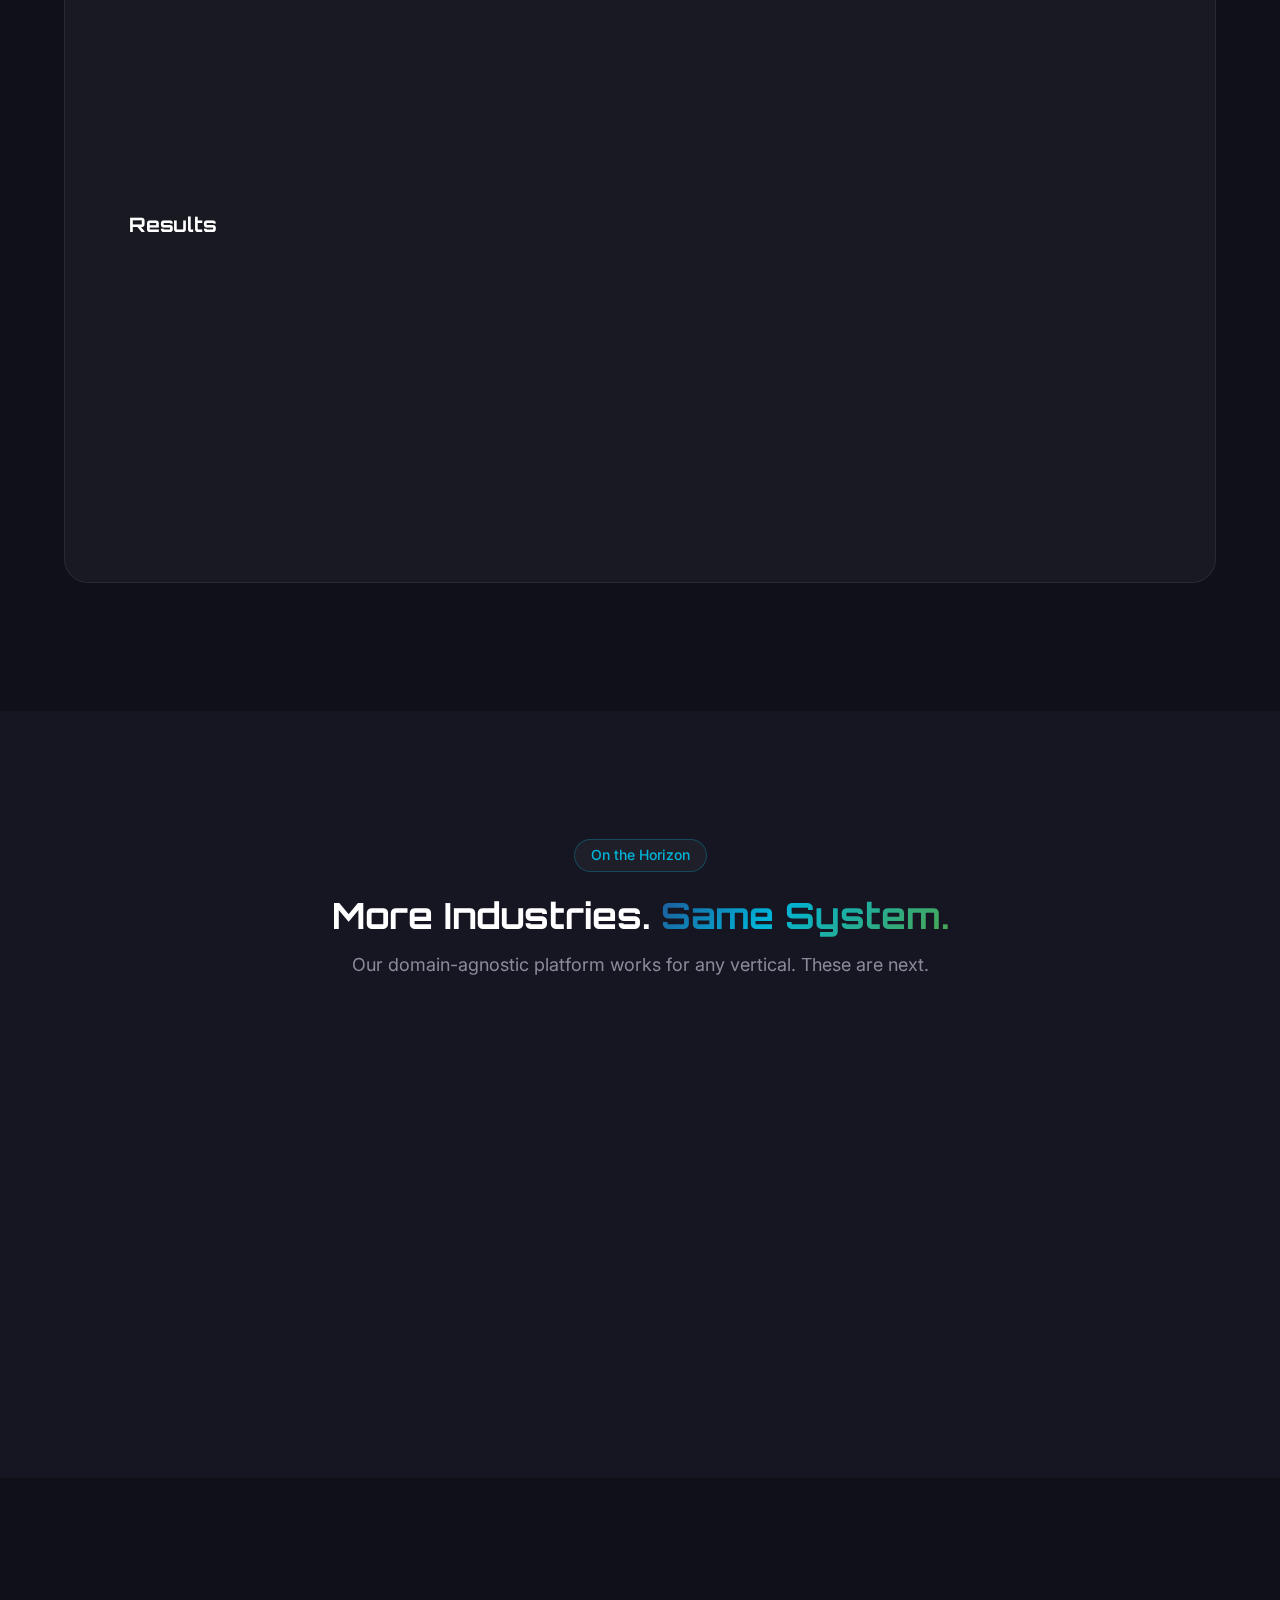
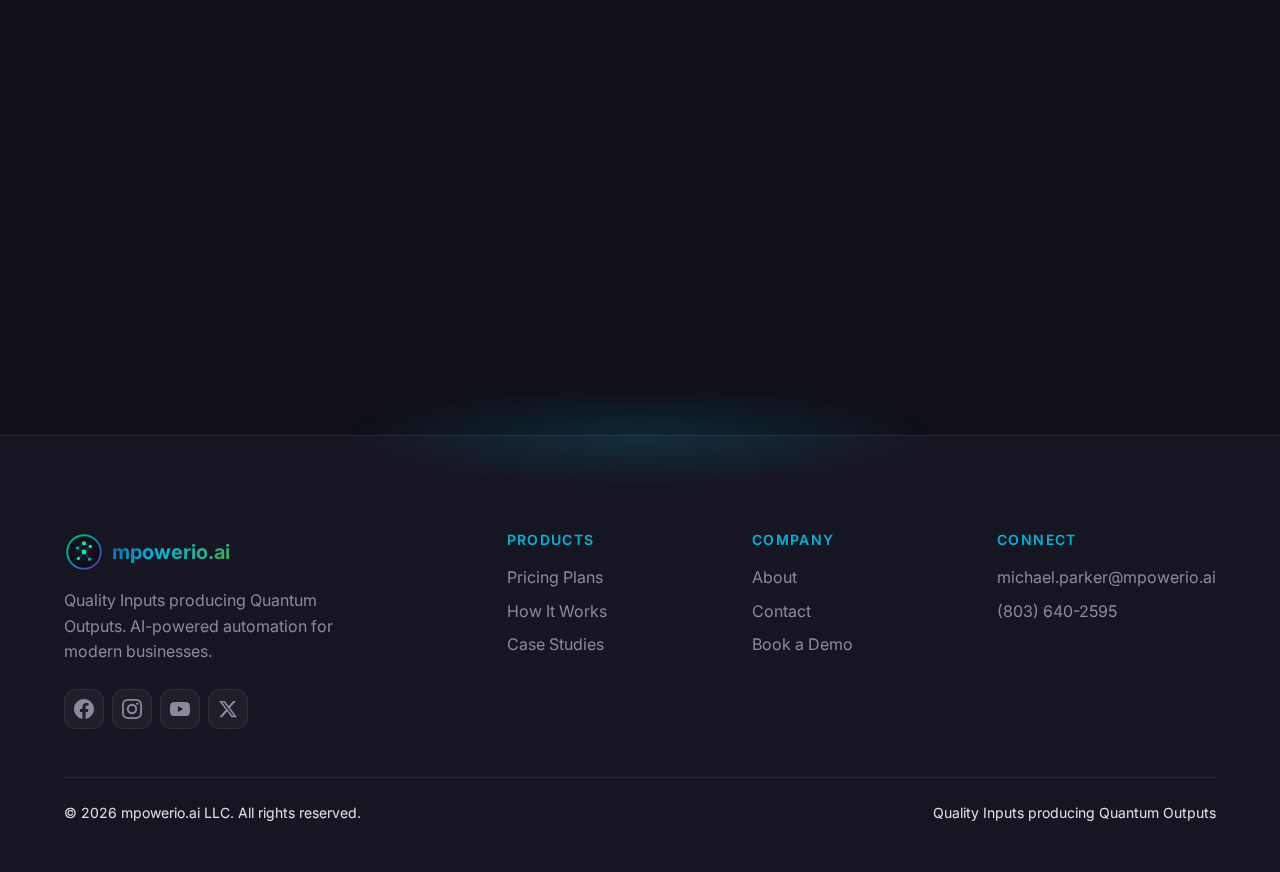
<file: case-studies.html>
<!DOCTYPE html>
<html lang="en">
<head>
  <meta charset="UTF-8">
  <meta name="viewport" content="width=device-width, initial-scale=1.0">
  <meta name="description" content="See how FPC Construction went from missed calls to $1,093 MRR with AI-powered automation from mpowerio.ai.">
  <meta property="og:title" content="Case Studies | mpowerio.ai">
  <meta property="og:description" content="See how FPC Construction went from missed calls to $1,093 MRR with AI-powered automation.">
  <meta property="og:type" content="website">
  <title>Case Studies | mpowerio.ai</title>
  <link rel="preconnect" href="https://fonts.googleapis.com">
  <link rel="preconnect" href="https://fonts.gstatic.com" crossorigin>
  <link href="https://fonts.googleapis.com/css2?family=Inter:wght@300;400;500;600;700&family=Orbitron:wght@400;700;900&display=swap" rel="stylesheet">
  <link rel="stylesheet" href="css/design-system.css">
</head>
<body>

  <!-- Header -->
  <header class="header">
    <div class="container header__inner">
      <a href="index.html" class="logo">
        <div class="logo-animated">
          <svg viewBox="0 0 50 50" xmlns="http://www.w3.org/2000/svg">
            <defs>
              <linearGradient id="logoRingGradient" x1="0%" y1="0%" x2="100%" y2="100%">
                <stop offset="0%" stop-color="#00f5a0"/>
                <stop offset="50%" stop-color="#00b4d8"/>
                <stop offset="100%" stop-color="#7b2cbf"/>
              </linearGradient>
              <radialGradient id="bgGradient" cx="50%" cy="50%" r="50%">
                <stop offset="0%" stop-color="#1a1a2e"/>
                <stop offset="100%" stop-color="#0a0a0f"/>
              </radialGradient>
              <filter id="glow" x="-50%" y="-50%" width="200%" height="200%">
                <feGaussianBlur stdDeviation="1" result="coloredBlur"/>
                <feMerge><feMergeNode in="coloredBlur"/><feMergeNode in="SourceGraphic"/></feMerge>
              </filter>
            </defs>
            <circle cx="25" cy="25" r="23" fill="url(#bgGradient)"/>
            <circle class="glow-ring" cx="25" cy="25" r="21" fill="none" stroke="url(#logoRingGradient)" stroke-width="2.5" opacity="0.8"/>
            <circle cx="25" cy="25" r="18" fill="none" stroke="#00b4d8" stroke-width="0.5" opacity="0.3"/>
            <g class="network-lines" stroke="#00b4d8" stroke-width="0.8" opacity="0.6" filter="url(#glow)">
              <line x1="25" y1="14" x2="17" y2="20"/><line x1="25" y1="14" x2="33" y2="18"/>
              <line x1="17" y1="20" x2="14" y2="28"/><line x1="17" y1="20" x2="25" y2="25"/>
              <line x1="33" y1="18" x2="25" y2="25"/><line x1="33" y1="18" x2="35" y2="27"/>
              <line x1="25" y1="25" x2="18" y2="33"/><line x1="25" y1="25" x2="32" y2="34"/>
              <line x1="14" y1="28" x2="18" y2="33"/><line x1="35" y1="27" x2="32" y2="34"/>
              <line x1="18" y1="33" x2="32" y2="34"/>
            </g>
            <g filter="url(#glow)">
              <circle class="node node-1" cx="25" cy="14" r="3" fill="#00f5a0"/>
              <circle class="node node-2" cx="17" cy="20" r="2.5" fill="#00b4d8"/>
              <circle class="node node-3" cx="33" cy="18" r="2.5" fill="#00f5a0"/>
              <circle class="node node-4" cx="25" cy="25" r="3.5" fill="#00f5a0"/>
              <circle class="node node-5" cx="14" cy="28" r="2" fill="#00b4d8"/>
              <circle class="node node-6" cx="35" cy="27" r="2" fill="#00b4d8"/>
              <circle class="node node-7" cx="18" cy="33" r="2.5" fill="#00f5a0"/>
              <circle class="node node-8" cx="32" cy="34" r="2" fill="#00b4d8"/>
            </g>
          </svg>
        </div>
        <span>mpowerio.ai</span>
      </a>
      <button class="nav-toggle" aria-label="Toggle navigation" aria-expanded="false">
        <span></span><span></span><span></span>
      </button>
      <nav class="nav">
        <a href="index.html" class="nav__link">Home</a>
        <a href="products.html" class="nav__link">Products</a>
        <a href="how-it-works.html" class="nav__link">How It Works</a>
        <a href="case-studies.html" class="nav__link nav__link--active">Case Studies</a>
        <a href="about.html" class="nav__link">About</a>
        <a href="contact.html" class="nav__link">Contact</a>
        <a href="contact.html" class="btn btn--primary">Book a Demo</a>
      </nav>
    </div>
  </header>

  <!-- Page Hero -->
  <section class="page-hero">
    <div class="container">
      <div class="section-header">
        <span class="section-header__label">Success Stories</span>
        <h1 class="section-header__title">Real Results. <span class="text-gradient">Real Businesses.</span></h1>
        <p class="section-header__text">
          See how mpowerio.ai transforms small businesses with AI-powered automation.
        </p>
      </div>
    </div>
  </section>

  <!-- Featured Case Study: FPC Construction -->
  <section class="section">
    <div class="container">
      <div class="case-study-card fade-in">

        <!-- Client Header -->
        <div style="display:flex;flex-wrap:wrap;justify-content:space-between;align-items:flex-start;gap:var(--space-xl);margin-bottom:var(--space-2xl);">
          <div>
            <span class="section-header__label" style="margin-bottom:var(--space-md);">Featured Case Study</span>
            <h2 style="margin-top:var(--space-md);margin-bottom:var(--space-sm);">FPC Construction</h2>
            <p style="color:var(--text-muted);margin-bottom:var(--space-xs);font-size:var(--text-lg);">
              <strong style="color:var(--text-primary);">Filemon "Filly" Pineda</strong> &mdash; Owner
            </p>
            <p style="color:var(--text-muted);margin-bottom:0;font-size:var(--text-sm);">
              Edgefield, SC &nbsp;&bull;&nbsp; Residential &amp; Commercial Construction
            </p>
          </div>
          <a href="https://fpcconstructions.com" target="_blank" rel="noopener" class="btn btn--secondary" style="white-space:nowrap;">
            <svg width="16" height="16" viewBox="0 0 24 24" fill="none" stroke="currentColor" stroke-width="2" style="flex-shrink:0;"><path d="M18 13v6a2 2 0 0 1-2 2H5a2 2 0 0 1-2-2V8a2 2 0 0 1 2-2h6"/><polyline points="15 3 21 3 21 9"/><line x1="10" y1="14" x2="21" y2="3"/></svg>
            Visit fpcconstructions.com
          </a>
        </div>

        <!-- The Story -->
        <div style="max-width:800px;margin-bottom:var(--space-2xl);">
          <h3 style="margin-bottom:var(--space-lg);font-size:var(--text-xl);">The Story</h3>
          <p style="color:var(--text-secondary);font-size:var(--text-lg);line-height:1.7;">
            Filly is a Mexican immigrant from Mazatlan who built a construction company from the ground up. His son Jesus has operated heavy machinery since age 14. His daughter Danna, 16, is learning the books and admin side. Brothers and brothers-in-law round out the crew &mdash; it's a full family operation and the quintessential American dream.
          </p>
          <p style="color:var(--text-secondary);font-size:var(--text-lg);line-height:1.7;">
            Before mpowerio.ai, Filly was the entire business. He handled every lead, every estimate, every callback. Missed calls meant missed revenue. No website meant invisible on Google. No CRM meant leads falling through the cracks.
          </p>
        </div>

        <!-- Services Deployed -->
        <div style="margin-bottom:var(--space-2xl);">
          <h3 style="margin-bottom:var(--space-lg);font-size:var(--text-xl);">Services Deployed</h3>
          <div class="grid grid--3" style="gap:var(--space-md);">
            <div class="card fade-in fade-in-delay-1">
              <div class="card__icon card__icon--cyan">
                <svg width="24" height="24" viewBox="0 0 24 24" fill="none" stroke="currentColor" stroke-width="2"><path d="M22 16.92v3a2 2 0 0 1-2.18 2 19.79 19.79 0 0 1-8.63-3.07 19.5 19.5 0 0 1-6-6 19.79 19.79 0 0 1-3.07-8.67A2 2 0 0 1 4.11 2h3a2 2 0 0 1 2 1.72 12.84 12.84 0 0 0 .7 2.81 2 2 0 0 1-.45 2.11L8.09 9.91a16 16 0 0 0 6 6l1.27-1.27a2 2 0 0 1 2.11-.45 12.84 12.84 0 0 0 2.81.7A2 2 0 0 1 22 16.92z"/></svg>
              </div>
              <div class="card__content">
                <h4 class="card__title">Bilingual Voice Agent "Fil"</h4>
                <p class="card__text">24/7 call coverage with English + Spanish auto-detect</p>
              </div>
            </div>
            <div class="card fade-in fade-in-delay-2">
              <div class="card__icon card__icon--mint">
                <svg width="24" height="24" viewBox="0 0 24 24" fill="none" stroke="currentColor" stroke-width="2"><path d="M17 21v-2a4 4 0 0 0-4-4H5a4 4 0 0 0-4 4v2"/><circle cx="9" cy="7" r="4"/><path d="M23 21v-2a4 4 0 0 0-3-3.87"/><path d="M16 3.13a4 4 0 0 1 0 7.75"/></svg>
              </div>
              <div class="card__content">
                <h4 class="card__title">CRM + Automated Follow-ups</h4>
                <p class="card__text">Every lead tracked, no opportunity missed</p>
              </div>
            </div>
            <div class="card fade-in fade-in-delay-3">
              <div class="card__icon card__icon--purple">
                <svg width="24" height="24" viewBox="0 0 24 24" fill="none" stroke="currentColor" stroke-width="2"><rect x="2" y="3" width="20" height="14" rx="2" ry="2"/><line x1="8" y1="21" x2="16" y2="21"/><line x1="12" y1="17" x2="12" y2="21"/></svg>
              </div>
              <div class="card__content">
                <h4 class="card__title">Professional Website</h4>
                <p class="card__text">fpcconstructions.com &mdash; live on GitHub Pages</p>
              </div>
            </div>
            <div class="card fade-in fade-in-delay-1">
              <div class="card__icon card__icon--spark">
                <svg width="24" height="24" viewBox="0 0 24 24" fill="none" stroke="currentColor" stroke-width="2"><polygon points="23 7 16 12 23 17 23 7"/><rect x="1" y="5" width="15" height="14" rx="2" ry="2"/></svg>
              </div>
              <div class="card__content">
                <h4 class="card__title">YouTube Channel Setup</h4>
                <p class="card__text">Construction content pipeline ready to grow</p>
              </div>
            </div>
            <div class="card fade-in fade-in-delay-2">
              <div class="card__icon card__icon--cyan">
                <svg width="24" height="24" viewBox="0 0 24 24" fill="none" stroke="currentColor" stroke-width="2"><path d="M4 4h16c1.1 0 2 .9 2 2v12c0 1.1-.9 2-2 2H4c-1.1 0-2-.9-2-2V6c0-1.1.9-2 2-2z"/><polyline points="22,6 12,13 2,6"/></svg>
              </div>
              <div class="card__content">
                <h4 class="card__title">Social Media Management</h4>
                <p class="card__text">Consistent posting across platforms</p>
              </div>
            </div>
            <div class="card fade-in fade-in-delay-3">
              <div class="card__icon card__icon--mint">
                <svg width="24" height="24" viewBox="0 0 24 24" fill="none" stroke="currentColor" stroke-width="2"><rect x="3" y="4" width="18" height="18" rx="2" ry="2"/><line x1="16" y1="2" x2="16" y2="6"/><line x1="8" y1="2" x2="8" y2="6"/><line x1="3" y1="10" x2="21" y2="10"/></svg>
              </div>
              <div class="card__content">
                <h4 class="card__title">Booking Integration</h4>
                <p class="card__text">Automated estimate scheduling</p>
              </div>
            </div>
          </div>
        </div>

        <!-- Results Stats Bar -->
        <div style="margin-bottom:var(--space-xl);">
          <h3 style="margin-bottom:var(--space-lg);font-size:var(--text-xl);">Results</h3>
          <div class="stats-bar fade-in">
            <div class="stats-bar__item">
              <div class="stats-bar__number">$1,093</div>
              <div class="stats-bar__label">Monthly MRR</div>
            </div>
            <div class="stats-bar__item">
              <div class="stats-bar__number">24/7</div>
              <div class="stats-bar__label">Call Coverage</div>
            </div>
            <div class="stats-bar__item">
              <div class="stats-bar__number">Live</div>
              <div class="stats-bar__label">Website + Google SEO</div>
            </div>
            <div class="stats-bar__item">
              <div class="stats-bar__number">EN/ES</div>
              <div class="stats-bar__label">Bilingual Capability</div>
            </div>
          </div>
          <div class="grid grid--4 fade-in" style="gap:var(--space-md);margin-top:var(--space-lg);">
            <p style="color:var(--text-muted);font-size:var(--text-sm);text-align:center;margin-bottom:0;">
              <span style="color:var(--accent-mint);">Was:</span> $0 MRR
            </p>
            <p style="color:var(--text-muted);font-size:var(--text-sm);text-align:center;margin-bottom:0;">
              <span style="color:var(--accent-mint);">Was:</span> Missed calls daily
            </p>
            <p style="color:var(--text-muted);font-size:var(--text-sm);text-align:center;margin-bottom:0;">
              <span style="color:var(--accent-mint);">Was:</span> Zero online presence
            </p>
            <p style="color:var(--text-muted);font-size:var(--text-sm);text-align:center;margin-bottom:0;">
              <span style="color:var(--accent-mint);">Was:</span> English only
            </p>
          </div>
        </div>

      </div>
    </div>
  </section>

  <!-- Coming Soon Section -->
  <section class="section" style="background:var(--bg-secondary);">
    <div class="container">
      <div class="section-header">
        <span class="section-header__label">On the Horizon</span>
        <h2 class="section-header__title">More Industries. <span class="text-gradient">Same System.</span></h2>
        <p class="section-header__text">
          Our domain-agnostic platform works for any vertical. These are next.
        </p>
      </div>

      <div class="grid grid--3">
        <div class="card fade-in fade-in-delay-1" style="background:linear-gradient(135deg, rgba(255, 107, 53, 0.06) 0%, rgba(255, 193, 7, 0.04) 100%);text-align:center;padding:var(--space-2xl);">
          <div class="card__content">
            <span class="section-header__label" style="margin-bottom:var(--space-md);border-color:var(--accent-orange);color:var(--accent-orange);">Coming Soon</span>
            <h3 style="margin-top:var(--space-md);margin-bottom:var(--space-sm);">Restaurant &amp; Food Service</h3>
            <p class="card__text" style="margin-top:var(--space-sm);">
              Your business could be next. Same stack, any vertical.
            </p>
          </div>
        </div>

        <div class="card fade-in fade-in-delay-2" style="background:linear-gradient(135deg, rgba(123, 44, 191, 0.06) 0%, rgba(0, 180, 216, 0.04) 100%);text-align:center;padding:var(--space-2xl);">
          <div class="card__content">
            <span class="section-header__label" style="margin-bottom:var(--space-md);border-color:var(--accent-purple);color:var(--accent-purple);">Coming Soon</span>
            <h3 style="margin-top:var(--space-md);margin-bottom:var(--space-sm);">Hair Salon &amp; Beauty</h3>
            <p class="card__text" style="margin-top:var(--space-sm);">
              Your business could be next. Same stack, any vertical.
            </p>
          </div>
        </div>

        <div class="card fade-in fade-in-delay-3" style="background:linear-gradient(135deg, rgba(0, 245, 160, 0.06) 0%, rgba(0, 180, 216, 0.04) 100%);text-align:center;padding:var(--space-2xl);">
          <div class="card__content">
            <span class="section-header__label" style="margin-bottom:var(--space-md);border-color:var(--accent-mint);color:var(--accent-mint);">Coming Soon</span>
            <h3 style="margin-top:var(--space-md);margin-bottom:var(--space-sm);">Home Services &amp; HVAC</h3>
            <p class="card__text" style="margin-top:var(--space-sm);">
              Your business could be next. Same stack, any vertical.
            </p>
          </div>
        </div>
      </div>
    </div>
  </section>

  <!-- Bottom CTA -->
  <section class="section">
    <div class="container text-center">
      <div class="section-header fade-in">
        <h2 class="section-header__title">Ready to Be Our Next <span class="text-spark">Success Story?</span></h2>
        <p class="section-header__text">
          The same system that powers FPC Construction works for any industry.
        </p>
      </div>
      <div style="display:flex;gap:var(--space-md);justify-content:center;flex-wrap:wrap;" class="fade-in">
        <a href="contact.html" class="btn btn--spark btn--large">Book a Demo</a>
        <a href="products.html" class="btn btn--secondary btn--large">View Plans</a>
      </div>
    </div>
  </section>

  <!-- Footer -->
  <footer class="footer">
    <div class="container">
      <div class="footer__inner">
        <div class="footer__brand">
          <a href="index.html" class="logo">
            <div class="logo-animated" style="width:40px;height:40px;">
              <svg viewBox="0 0 50 50" xmlns="http://www.w3.org/2000/svg">
                <defs>
                  <linearGradient id="logoRingGradient2" x1="0%" y1="0%" x2="100%" y2="100%">
                    <stop offset="0%" stop-color="#00f5a0"/><stop offset="50%" stop-color="#00b4d8"/><stop offset="100%" stop-color="#7b2cbf"/>
                  </linearGradient>
                  <radialGradient id="bgGradient2" cx="50%" cy="50%" r="50%">
                    <stop offset="0%" stop-color="#1a1a2e"/><stop offset="100%" stop-color="#0a0a0f"/>
                  </radialGradient>
                </defs>
                <circle cx="25" cy="25" r="23" fill="url(#bgGradient2)"/>
                <circle class="glow-ring" cx="25" cy="25" r="21" fill="none" stroke="url(#logoRingGradient2)" stroke-width="2.5" opacity="0.8"/>
                <g stroke="#00b4d8" stroke-width="0.8" opacity="0.6">
                  <line x1="25" y1="14" x2="17" y2="20"/><line x1="25" y1="14" x2="33" y2="18"/>
                  <line x1="17" y1="20" x2="25" y2="25"/><line x1="33" y1="18" x2="25" y2="25"/>
                  <line x1="25" y1="25" x2="18" y2="33"/><line x1="25" y1="25" x2="32" y2="34"/>
                </g>
                <g>
                  <circle cx="25" cy="14" r="2.5" fill="#00f5a0"/>
                  <circle cx="17" cy="20" r="2" fill="#00b4d8"/>
                  <circle cx="33" cy="18" r="2" fill="#00f5a0"/>
                  <circle cx="25" cy="25" r="3" fill="#00f5a0"/>
                  <circle cx="18" cy="33" r="2" fill="#00f5a0"/>
                  <circle cx="32" cy="34" r="2" fill="#00b4d8"/>
                </g>
              </svg>
            </div>
            <span>mpowerio.ai</span>
          </a>
          <p style="color:var(--text-muted);margin-top:1rem;max-width:300px;">Quality Inputs producing Quantum Outputs. AI-powered automation for modern businesses.</p>
          <div class="footer__social">
            <a href="https://www.facebook.com/profile.php?id=61587036365320" target="_blank" rel="noopener" aria-label="Facebook" class="social-btn">
              <svg width="20" height="20" viewBox="0 0 24 24" fill="currentColor"><path d="M24 12.073c0-6.627-5.373-12-12-12s-12 5.373-12 12c0 5.99 4.388 10.954 10.125 11.854v-8.385H7.078v-3.47h3.047V9.43c0-3.007 1.792-4.669 4.533-4.669 1.312 0 2.686.235 2.686.235v2.953H15.83c-1.491 0-1.956.925-1.956 1.874v2.25h3.328l-.532 3.47h-2.796v8.385C19.612 23.027 24 18.062 24 12.073z"/></svg>
            </a>
            <a href="https://instagram.com/mpowerio.ai" target="_blank" rel="noopener" aria-label="Instagram" class="social-btn">
              <svg width="20" height="20" viewBox="0 0 24 24" fill="currentColor"><path d="M12 2.163c3.204 0 3.584.012 4.85.07 3.252.148 4.771 1.691 4.919 4.919.058 1.265.069 1.645.069 4.849 0 3.205-.012 3.584-.069 4.849-.149 3.225-1.664 4.771-4.919 4.919-1.266.058-1.644.07-4.85.07-3.204 0-3.584-.012-4.849-.07-3.26-.149-4.771-1.699-4.919-4.92-.058-1.265-.07-1.644-.07-4.849 0-3.204.013-3.583.07-4.849.149-3.227 1.664-4.771 4.919-4.919 1.266-.057 1.645-.069 4.849-.069zm0-2.163c-3.259 0-3.667.014-4.947.072-4.358.2-6.78 2.618-6.98 6.98-.059 1.281-.073 1.689-.073 4.948 0 3.259.014 3.668.072 4.948.2 4.358 2.618 6.78 6.98 6.98 1.281.058 1.689.072 4.948.072 3.259 0 3.668-.014 4.948-.072 4.354-.2 6.782-2.618 6.979-6.98.059-1.28.073-1.689.073-4.948 0-3.259-.014-3.667-.072-4.947-.196-4.354-2.617-6.78-6.979-6.98-1.281-.059-1.69-.073-4.949-.073zm0 5.838c-3.403 0-6.162 2.759-6.162 6.162s2.759 6.163 6.162 6.163 6.162-2.759 6.162-6.163c0-3.403-2.759-6.162-6.162-6.162zm0 10.162c-2.209 0-4-1.79-4-4 0-2.209 1.791-4 4-4s4 1.791 4 4c0 2.21-1.791 4-4 4zm6.406-11.845c-.796 0-1.441.645-1.441 1.44s.645 1.44 1.441 1.44c.795 0 1.439-.645 1.439-1.44s-.644-1.44-1.439-1.44z"/></svg>
            </a>
            <a href="https://youtube.com/@mpowerio" target="_blank" rel="noopener" aria-label="YouTube" class="social-btn">
              <svg width="20" height="20" viewBox="0 0 24 24" fill="currentColor"><path d="M23.498 6.186a3.016 3.016 0 0 0-2.122-2.136C19.505 3.545 12 3.545 12 3.545s-7.505 0-9.377.505A3.017 3.017 0 0 0 .502 6.186C0 8.07 0 12 0 12s0 3.93.502 5.814a3.016 3.016 0 0 0 2.122 2.136c1.871.505 9.376.505 9.376.505s7.505 0 9.377-.505a3.015 3.015 0 0 0 2.122-2.136C24 15.93 24 12 24 12s0-3.93-.502-5.814zM9.545 15.568V8.432L15.818 12l-6.273 3.568z"/></svg>
            </a>
            <a href="https://x.com/mpowerioAI" target="_blank" rel="noopener" aria-label="X" class="social-btn">
              <svg width="20" height="20" viewBox="0 0 24 24" fill="currentColor"><path d="M18.244 2.25h3.308l-7.227 8.26 8.502 11.24H16.17l-5.214-6.817L4.99 21.75H1.68l7.73-8.835L1.254 2.25H8.08l4.713 6.231zm-1.161 17.52h1.833L7.084 4.126H5.117z"/></svg>
            </a>
          </div>
        </div>
        <div>
          <h4 class="footer__title">Products</h4>
          <ul class="footer__links">
            <li><a href="products.html">Pricing Plans</a></li>
            <li><a href="how-it-works.html">How It Works</a></li>
            <li><a href="case-studies.html">Case Studies</a></li>
          </ul>
        </div>
        <div>
          <h4 class="footer__title">Company</h4>
          <ul class="footer__links">
            <li><a href="about.html">About</a></li>
            <li><a href="contact.html">Contact</a></li>
            <li><a href="contact.html">Book a Demo</a></li>
          </ul>
        </div>
        <div>
          <h4 class="footer__title">Connect</h4>
          <ul class="footer__links">
            <li><a href="mailto:michael.parker@mpowerio.ai">michael.parker@mpowerio.ai</a></li>
            <li><a href="tel:+18036402595">(803) 640-2595</a></li>
          </ul>
        </div>
      </div>
      <div class="footer__bottom">
        <p>&copy; 2026 mpowerio.ai LLC. All rights reserved.</p>
        <p>Quality Inputs producing Quantum Outputs</p>
      </div>
    </div>
  </footer>

  <script src="js/site.js"></script>
</body>
</html>
</file>
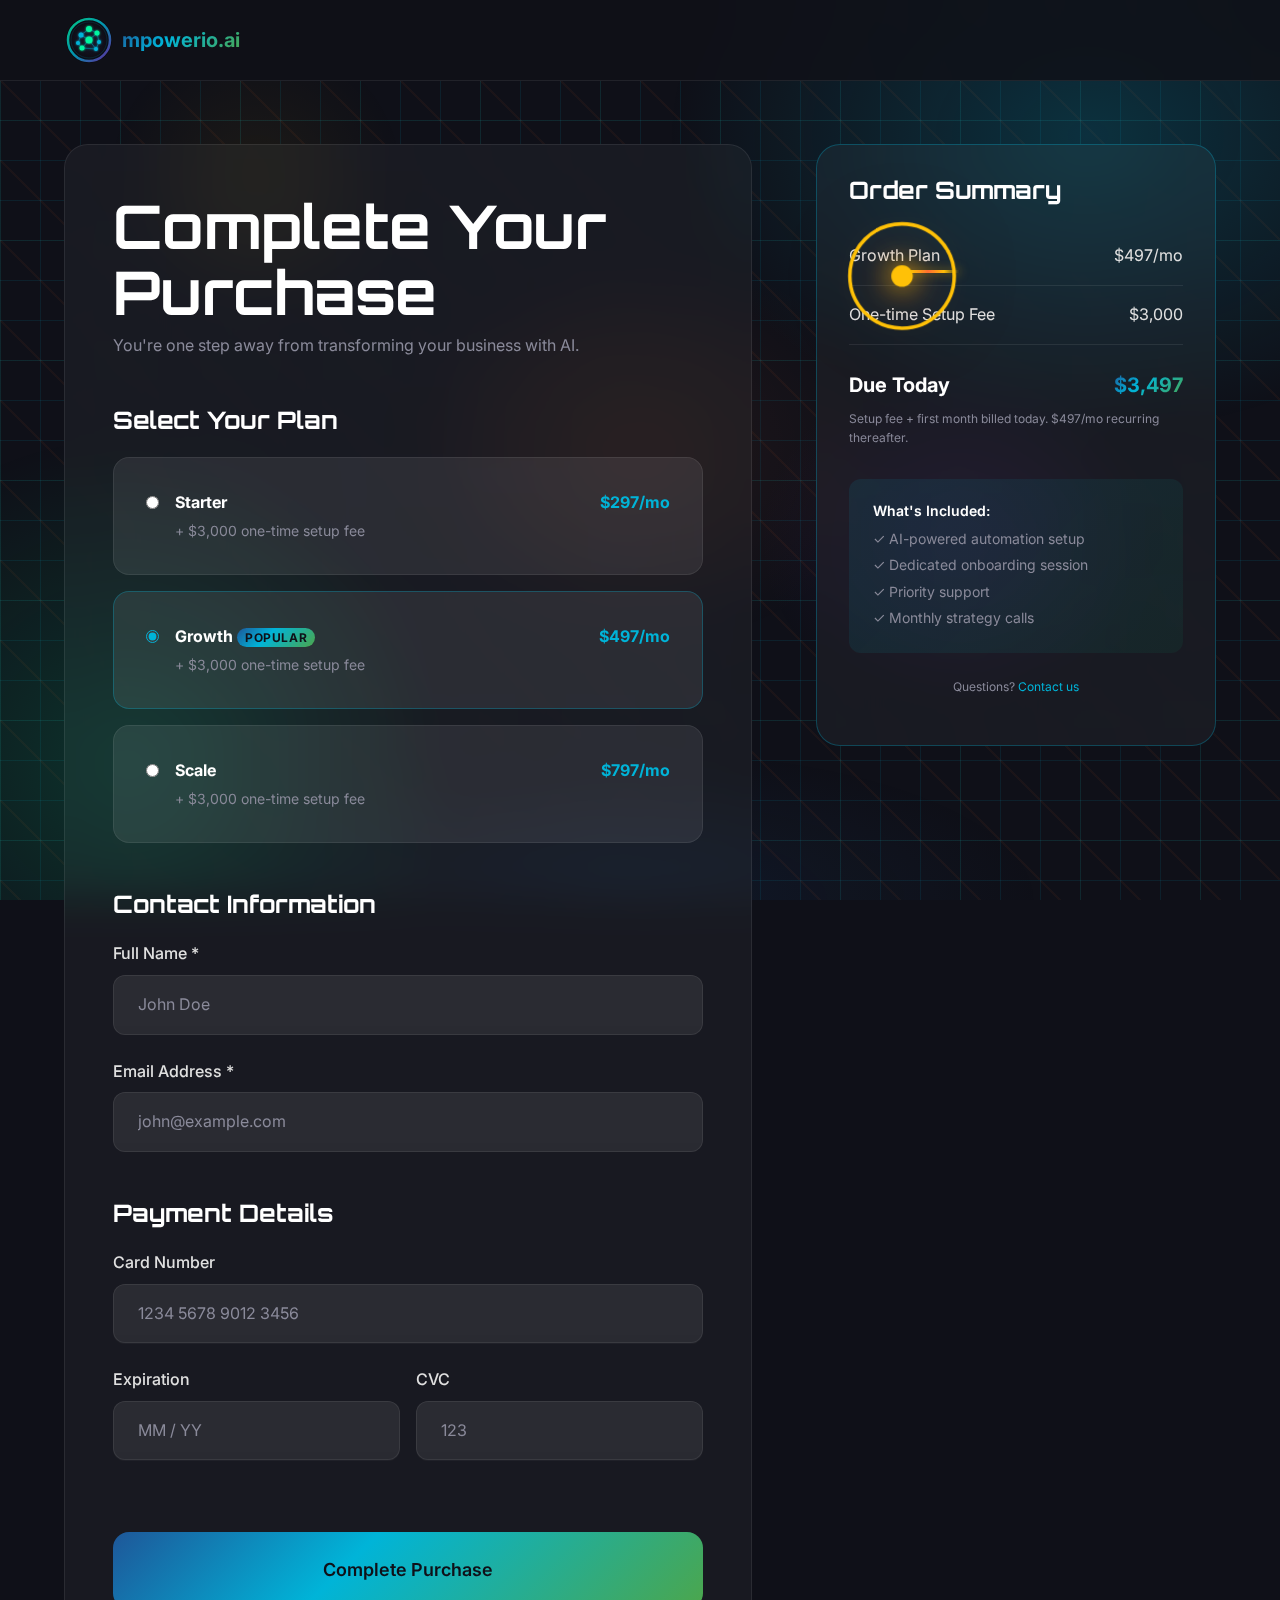
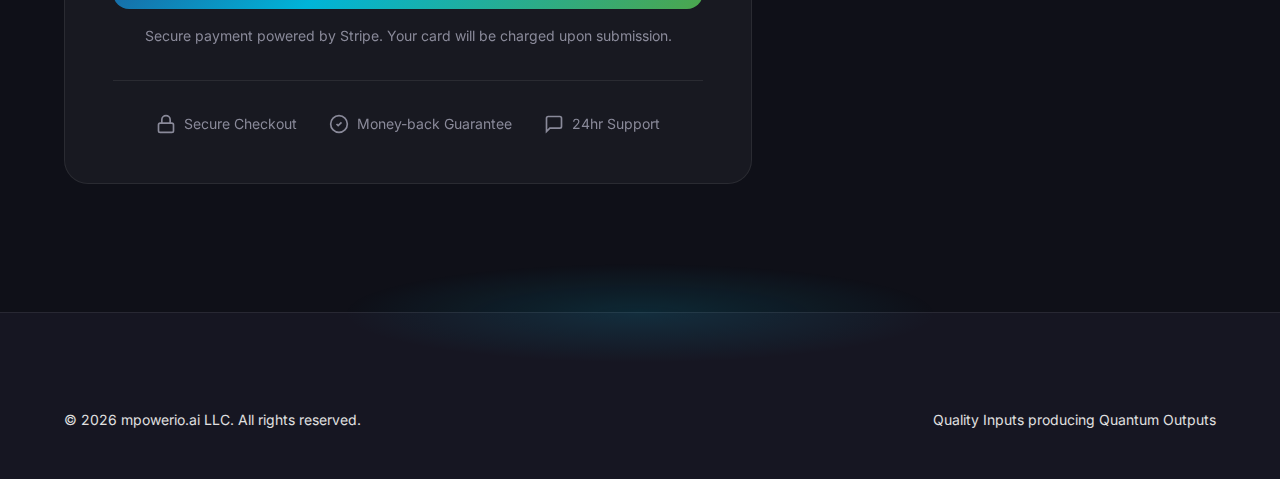
<file: checkout.html>
<!DOCTYPE html>
<html lang="en">
<head>
  <meta charset="UTF-8">
  <meta name="viewport" content="width=device-width, initial-scale=1.0">
  <meta name="description" content="Checkout - Select your plan and complete your purchase at mpowerio.ai">
  <title>Checkout | mpowerio.ai</title>
  <link rel="preconnect" href="https://fonts.googleapis.com">
  <link rel="preconnect" href="https://fonts.gstatic.com" crossorigin>
  <link href="https://fonts.googleapis.com/css2?family=Orbitron:wght@400;500;600;700;800;900&family=Inter:wght@400;500;600;700&display=swap" rel="stylesheet">
  <link rel="stylesheet" href="css/design-system.css">
</head>
<body>
  <!-- Header (Logo Only) -->
  <header class="header">
    <div class="container header__inner">
      <a href="index.html" class="logo">
        <div class="logo-animated">
          <svg viewBox="0 0 50 50" xmlns="http://www.w3.org/2000/svg">
            <defs>
              <linearGradient id="logoRingGradient" x1="0%" y1="0%" x2="100%" y2="100%">
                <stop offset="0%" stop-color="#00f5a0"/>
                <stop offset="50%" stop-color="#00b4d8"/>
                <stop offset="100%" stop-color="#7b2cbf"/>
              </linearGradient>
              <radialGradient id="bgGradient" cx="50%" cy="50%" r="50%">
                <stop offset="0%" stop-color="#1a1a2e"/>
                <stop offset="100%" stop-color="#0a0a0f"/>
              </radialGradient>
              <filter id="glow" x="-50%" y="-50%" width="200%" height="200%">
                <feGaussianBlur stdDeviation="1" result="coloredBlur"/>
                <feMerge><feMergeNode in="coloredBlur"/><feMergeNode in="SourceGraphic"/></feMerge>
              </filter>
            </defs>
            <circle cx="25" cy="25" r="23" fill="url(#bgGradient)"/>
            <circle class="glow-ring" cx="25" cy="25" r="21" fill="none" stroke="url(#logoRingGradient)" stroke-width="2.5" opacity="0.8"/>
            <circle cx="25" cy="25" r="18" fill="none" stroke="#00b4d8" stroke-width="0.5" opacity="0.3"/>
            <g stroke="#00b4d8" stroke-width="0.8" opacity="0.6" filter="url(#glow)">
              <line x1="25" y1="14" x2="17" y2="20"/><line x1="25" y1="14" x2="33" y2="18"/>
              <line x1="17" y1="20" x2="14" y2="28"/><line x1="17" y1="20" x2="25" y2="25"/>
              <line x1="33" y1="18" x2="25" y2="25"/><line x1="33" y1="18" x2="35" y2="27"/>
              <line x1="25" y1="25" x2="18" y2="33"/><line x1="25" y1="25" x2="32" y2="34"/>
              <line x1="14" y1="28" x2="18" y2="33"/><line x1="35" y1="27" x2="32" y2="34"/>
              <line x1="18" y1="33" x2="32" y2="34"/>
            </g>
            <g filter="url(#glow)">
              <circle class="node node-1" cx="25" cy="14" r="3" fill="#00f5a0"/>
              <circle class="node node-2" cx="17" cy="20" r="2.5" fill="#00b4d8"/>
              <circle class="node node-3" cx="33" cy="18" r="2.5" fill="#00f5a0"/>
              <circle class="node node-4" cx="25" cy="25" r="3.5" fill="#00f5a0"/>
              <circle class="node node-5" cx="14" cy="28" r="2" fill="#00b4d8"/>
              <circle class="node node-6" cx="35" cy="27" r="2" fill="#00b4d8"/>
              <circle class="node node-7" cx="18" cy="33" r="2.5" fill="#00f5a0"/>
              <circle class="node node-8" cx="32" cy="34" r="2" fill="#00b4d8"/>
            </g>
          </svg>
        </div>
        <span>mpowerio.ai</span>
      </a>
    </div>
  </header>

  <!-- Checkout Section -->
  <section class="checkout-container section">
    <div class="container">
      <div class="checkout-grid">
        <!-- Checkout Form -->
        <div class="checkout-form">
          <h1 style="margin-bottom: var(--space-sm);">Complete Your Purchase</h1>
          <p style="color: var(--text-muted); margin-bottom: var(--space-2xl);">
            You're one step away from transforming your business with AI.
          </p>

          <form id="checkout-form" action="php/checkout.php" method="POST">
            <!-- Hidden tier input -->
            <input type="hidden" name="tier" id="hidden-tier" value="growth">

            <!-- Plan Selection -->
            <div id="plan-selection" style="margin-bottom: var(--space-2xl);">
              <h3 style="margin-bottom: var(--space-lg);">Select Your Plan</h3>

              <div style="display: flex; flex-direction: column; gap: var(--space-md);">
                <label class="card" style="cursor: pointer; display: flex; align-items: flex-start; gap: var(--space-md);" id="plan-starter-card">
                  <input type="radio" name="plan" value="starter" id="plan-starter" style="margin-top: 6px; accent-color: var(--accent-cyan);">
                  <div style="flex: 1;">
                    <div style="display: flex; justify-content: space-between; align-items: center; flex-wrap: wrap; gap: var(--space-sm);">
                      <strong>Starter</strong>
                      <span style="font-weight: 700; color: var(--accent-cyan);">$297/mo</span>
                    </div>
                    <p style="color: var(--text-muted); font-size: var(--text-sm); margin-bottom: 0; margin-top: var(--space-xs);">
                      + $3,000 one-time setup fee
                    </p>
                  </div>
                </label>

                <label class="card" style="cursor: pointer; display: flex; align-items: flex-start; gap: var(--space-md); border-color: var(--border-accent);" id="plan-growth-card">
                  <input type="radio" name="plan" value="growth" id="plan-growth" style="margin-top: 6px; accent-color: var(--accent-cyan);" checked>
                  <div style="flex: 1;">
                    <div style="display: flex; justify-content: space-between; align-items: center; flex-wrap: wrap; gap: var(--space-sm);">
                      <strong>Growth <span style="font-size: var(--text-xs); padding: 2px 8px; background: var(--gradient-primary); color: var(--bg-primary); border-radius: var(--radius-full); font-weight: 700; text-transform: uppercase; letter-spacing: 0.05em; vertical-align: middle;">Popular</span></strong>
                      <span style="font-weight: 700; color: var(--accent-cyan);">$497/mo</span>
                    </div>
                    <p style="color: var(--text-muted); font-size: var(--text-sm); margin-bottom: 0; margin-top: var(--space-xs);">
                      + $3,000 one-time setup fee
                    </p>
                  </div>
                </label>

                <label class="card" style="cursor: pointer; display: flex; align-items: flex-start; gap: var(--space-md);" id="plan-scale-card">
                  <input type="radio" name="plan" value="scale" id="plan-scale" style="margin-top: 6px; accent-color: var(--accent-cyan);">
                  <div style="flex: 1;">
                    <div style="display: flex; justify-content: space-between; align-items: center; flex-wrap: wrap; gap: var(--space-sm);">
                      <strong>Scale</strong>
                      <span style="font-weight: 700; color: var(--accent-cyan);">$797/mo</span>
                    </div>
                    <p style="color: var(--text-muted); font-size: var(--text-sm); margin-bottom: 0; margin-top: var(--space-xs);">
                      + $3,000 one-time setup fee
                    </p>
                  </div>
                </label>
              </div>
            </div>

            <!-- Contact Info -->
            <div style="margin-bottom: var(--space-2xl);">
              <h3 style="margin-bottom: var(--space-lg);">Contact Information</h3>

              <div class="form-group">
                <label class="form-label" for="checkout-name">Full Name *</label>
                <input type="text" id="checkout-name" name="name" class="form-input" required placeholder="John Doe">
              </div>

              <div class="form-group">
                <label class="form-label" for="checkout-email">Email Address *</label>
                <input type="email" id="checkout-email" name="email" class="form-input" required placeholder="john@example.com">
              </div>
            </div>

            <!-- Card Details (placeholder for Stripe) -->
            <div style="margin-bottom: var(--space-2xl);">
              <h3 style="margin-bottom: var(--space-lg);">Payment Details</h3>

              <div class="form-group">
                <label class="form-label" for="card-number">Card Number</label>
                <input type="text" id="card-number" name="card_number" class="form-input" placeholder="1234 5678 9012 3456" maxlength="19" autocomplete="cc-number">
              </div>

              <div style="display: grid; grid-template-columns: 1fr 1fr; gap: var(--space-md);">
                <div class="form-group">
                  <label class="form-label" for="card-expiry">Expiration</label>
                  <input type="text" id="card-expiry" name="card_expiry" class="form-input" placeholder="MM / YY" maxlength="7" autocomplete="cc-exp">
                </div>
                <div class="form-group">
                  <label class="form-label" for="card-cvc">CVC</label>
                  <input type="text" id="card-cvc" name="card_cvc" class="form-input" placeholder="123" maxlength="4" autocomplete="cc-csc">
                </div>
              </div>
            </div>

            <!-- Submit -->
            <button type="submit" id="checkout-button" class="btn btn--primary btn--large" style="width: 100%;">
              Complete Purchase
            </button>

            <p style="margin-top: var(--space-md); font-size: var(--text-sm); color: var(--text-muted); text-align: center;">
              Secure payment powered by Stripe. Your card will be charged upon submission.
            </p>
          </form>

          <!-- Trust Signals -->
          <div style="display: flex; gap: var(--space-xl); justify-content: center; flex-wrap: wrap; padding-top: var(--space-xl); margin-top: var(--space-xl); border-top: 1px solid var(--border-subtle);">
            <div style="display: flex; align-items: center; gap: var(--space-sm); color: var(--text-muted); font-size: var(--text-sm);">
              <svg xmlns="http://www.w3.org/2000/svg" width="20" height="20" viewBox="0 0 24 24" fill="none" stroke="currentColor" stroke-width="2"><rect x="3" y="11" width="18" height="11" rx="2" ry="2"/><path d="M7 11V7a5 5 0 0 1 10 0v4"/></svg>
              Secure Checkout
            </div>
            <div style="display: flex; align-items: center; gap: var(--space-sm); color: var(--text-muted); font-size: var(--text-sm);">
              <svg xmlns="http://www.w3.org/2000/svg" width="20" height="20" viewBox="0 0 24 24" fill="none" stroke="currentColor" stroke-width="2"><path d="M12 22c5.523 0 10-4.477 10-10S17.523 2 12 2 2 6.477 2 12s4.477 10 10 10z"/><path d="m9 12 2 2 4-4"/></svg>
              Money-back Guarantee
            </div>
            <div style="display: flex; align-items: center; gap: var(--space-sm); color: var(--text-muted); font-size: var(--text-sm);">
              <svg xmlns="http://www.w3.org/2000/svg" width="20" height="20" viewBox="0 0 24 24" fill="none" stroke="currentColor" stroke-width="2"><path d="M21 15a2 2 0 0 1-2 2H7l-4 4V5a2 2 0 0 1 2-2h14a2 2 0 0 1 2 2z"/></svg>
              24hr Support
            </div>
          </div>
        </div>

        <!-- Order Summary -->
        <div class="order-summary">
          <h3 style="margin-bottom: var(--space-lg);">Order Summary</h3>

          <div id="order-details">
            <div class="order-item">
              <span id="order-plan-name">Growth Plan</span>
              <span id="order-plan-price">$497/mo</span>
            </div>
            <div class="order-item">
              <span>One-time Setup Fee</span>
              <span>$3,000</span>
            </div>
          </div>

          <div class="order-total">
            <span>Due Today</span>
            <span id="order-total">$3,497</span>
          </div>

          <p style="margin-top: var(--space-sm); font-size: var(--text-xs); color: var(--text-muted);">
            Setup fee + first month billed today. <span id="order-recurring">$497/mo</span> recurring thereafter.
          </p>

          <div style="margin-top: var(--space-xl); padding: var(--space-lg); background: var(--gradient-card); border-radius: var(--radius-lg);">
            <h4 style="font-size: var(--text-sm); margin-bottom: var(--space-sm);">What's Included:</h4>
            <ul id="order-features" style="font-size: var(--text-sm); color: var(--text-muted); list-style: none;">
              <li style="margin-bottom: var(--space-xs);">&#10003; AI-powered automation setup</li>
              <li style="margin-bottom: var(--space-xs);">&#10003; Dedicated onboarding session</li>
              <li style="margin-bottom: var(--space-xs);">&#10003; Priority support</li>
              <li>&#10003; Monthly strategy calls</li>
            </ul>
          </div>

          <p style="margin-top: var(--space-lg); font-size: var(--text-xs); color: var(--text-muted); text-align: center;">
            Questions? <a href="contact.html" style="color: var(--accent-cyan);">Contact us</a>
          </p>
        </div>
      </div>
    </div>
  </section>

  <!-- Footer -->
  <footer class="footer">
    <div class="container">
      <div class="footer__bottom" style="border: none; padding-top: 0;">
        <p>&copy; 2026 mpowerio.ai LLC. All rights reserved.</p>
        <p>Quality Inputs producing Quantum Outputs</p>
      </div>
    </div>
  </footer>

  <script src="js/site.js"></script>
  <script>
    // Plan data
    const plans = {
      starter: { name: 'Starter Plan', price: 297, monthly: '$297/mo' },
      growth:  { name: 'Growth Plan',  price: 497, monthly: '$497/mo' },
      scale:   { name: 'Scale Plan',   price: 797, monthly: '$797/mo' }
    };

    const setupFee = 3000;

    // Read ?tier= parameter from URL
    const urlParams = new URLSearchParams(window.location.search);
    const tierParam = urlParams.get('tier');

    // Pre-select the correct plan based on URL parameter
    if (tierParam && plans[tierParam]) {
      const radio = document.getElementById('plan-' + tierParam);
      if (radio) radio.checked = true;
    }

    // Update order summary based on selected plan
    function updateOrderSummary() {
      const selected = document.querySelector('input[name="plan"]:checked');
      if (!selected) return;

      const plan = plans[selected.value];
      document.getElementById('order-plan-name').textContent = plan.name;
      document.getElementById('order-plan-price').textContent = plan.monthly;
      document.getElementById('order-total').textContent = '$' + (plan.price + setupFee).toLocaleString();
      document.getElementById('order-recurring').textContent = plan.monthly;
      document.getElementById('hidden-tier').value = selected.value;

      // Update card borders
      document.querySelectorAll('#plan-selection .card').forEach(card => {
        card.style.borderColor = '';
      });
      const activeCard = document.getElementById('plan-' + selected.value + '-card');
      if (activeCard) activeCard.style.borderColor = 'rgba(0, 180, 216, 0.3)';
    }

    // Listen for plan changes
    document.querySelectorAll('input[name="plan"]').forEach(radio => {
      radio.addEventListener('change', updateOrderSummary);
    });

    // Initialize on load
    updateOrderSummary();
  </script>
</body>
</html>
</file>
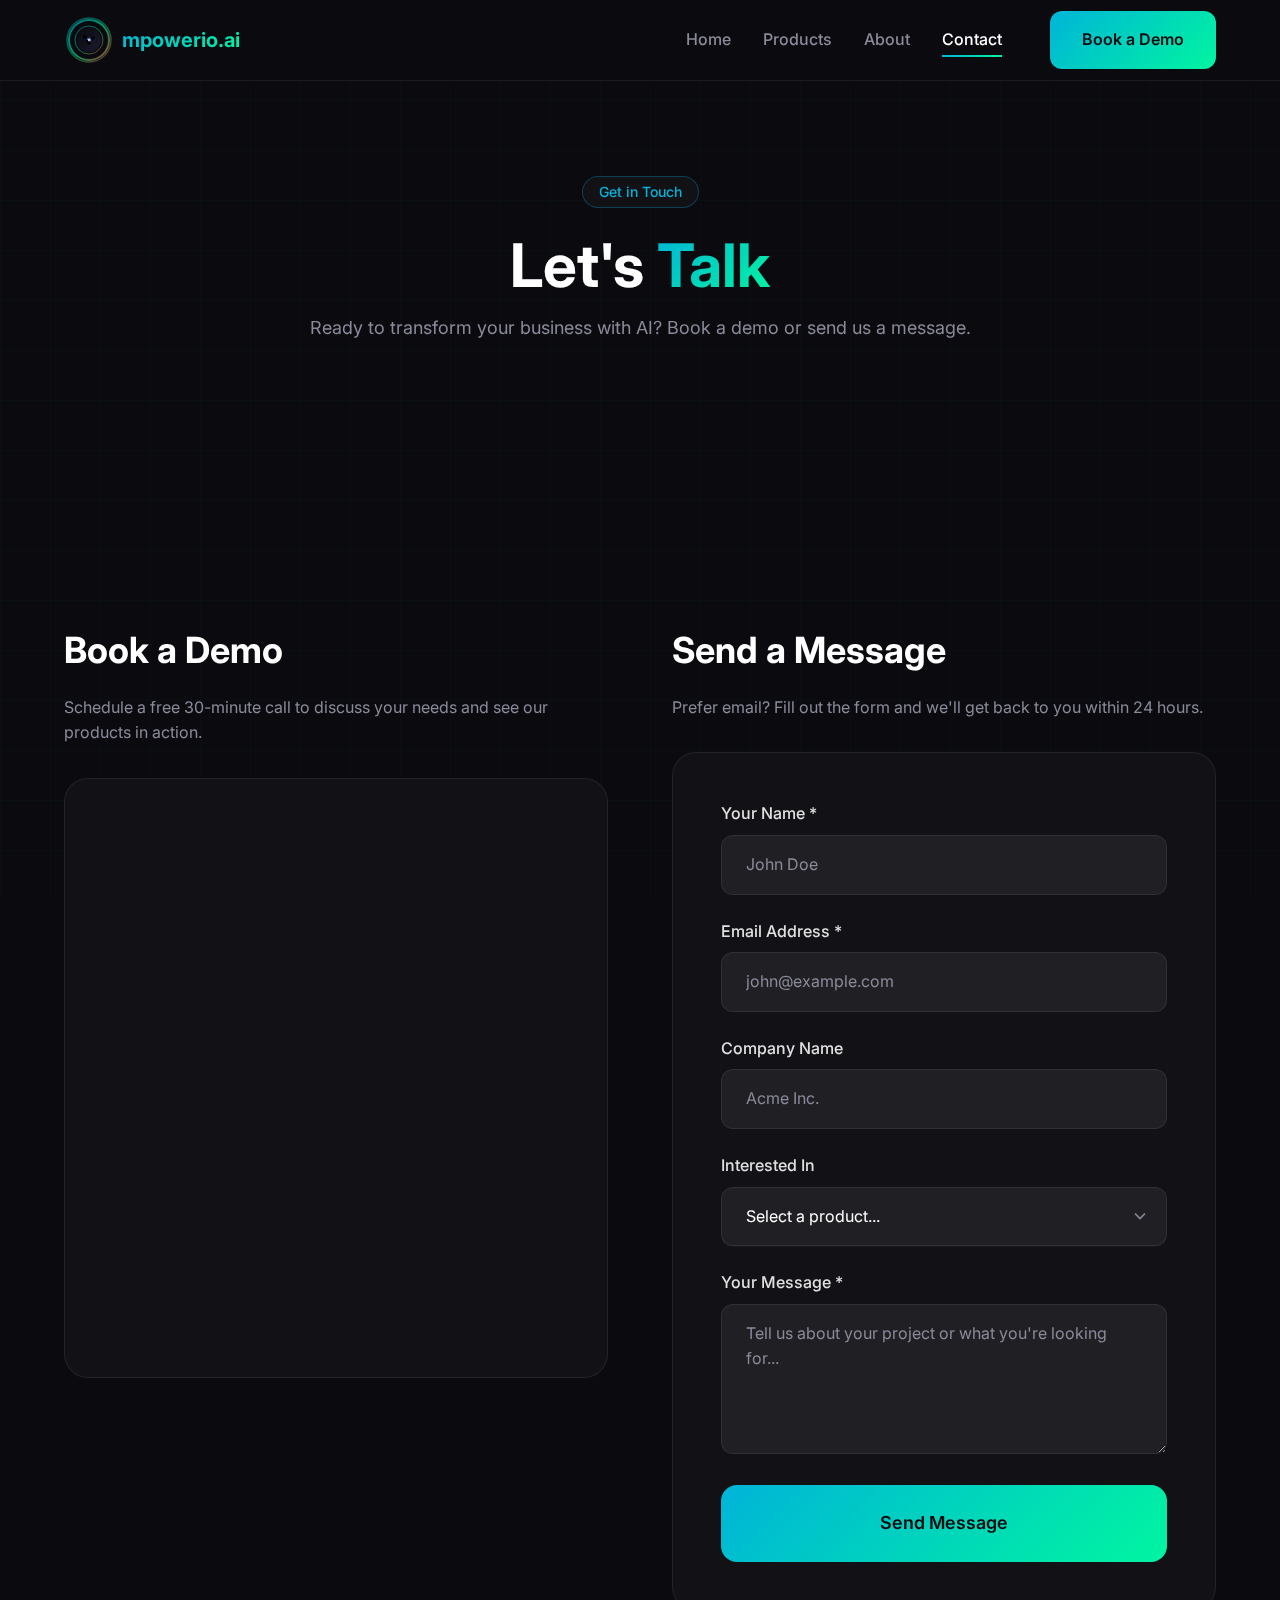
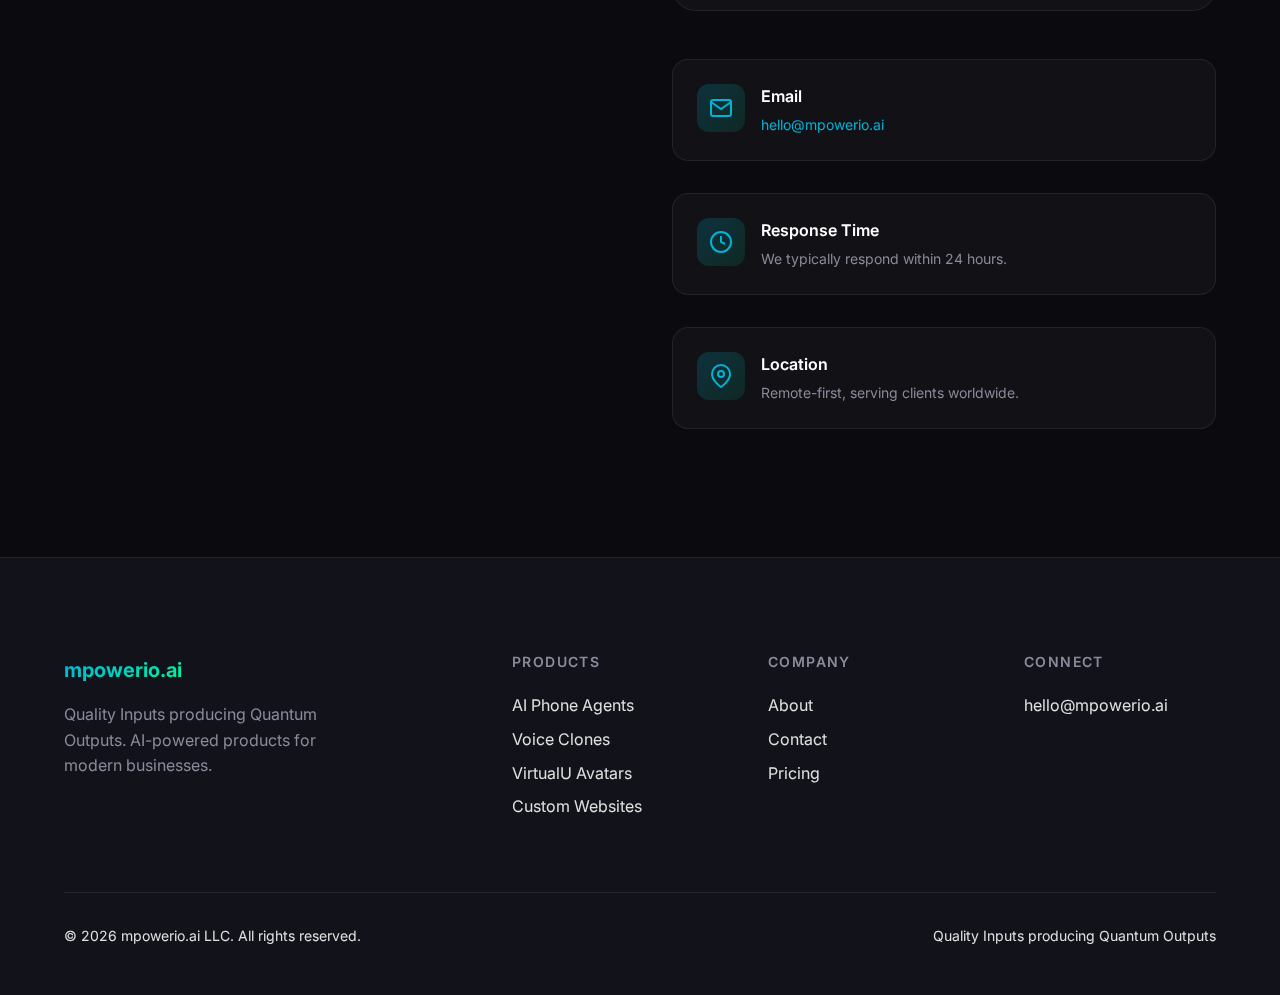
<file: contact.html>
<!DOCTYPE html>
<html lang="en">
<head>
  <meta charset="UTF-8">
  <meta name="viewport" content="width=device-width, initial-scale=1.0">
  <meta name="description" content="Contact mpowerio.ai - Book a demo or get in touch about our AI products.">
  <title>Contact | mpowerio.ai</title>
  <link rel="preconnect" href="https://fonts.googleapis.com">
  <link rel="preconnect" href="https://fonts.gstatic.com" crossorigin>
  <link href="https://fonts.googleapis.com/css2?family=Inter:wght@400;500;600;700;800&display=swap" rel="stylesheet">
  <link rel="stylesheet" href="css/style.css">
  <!-- Cal.com embed -->
  <script type="text/javascript">
    (function (C, A, L) { let p = function (a, ar) { a.q.push(ar); }; let d = C.document; C.Cal = C.Cal || function () { let cal = C.Cal; let ar = arguments; if (!cal.loaded) { cal.ns = {}; cal.q = cal.q || []; d.head.appendChild(d.createElement("script")).src = A; cal.loaded = true; } if (ar[0] === L) { const api = function () { p(api, arguments); }; const namespace = ar[1]; api.q = api.q || []; typeof namespace === "string" ? (cal.ns[namespace] = api) && p(api, ar) : p(cal, ar); return; } p(cal, ar); }; })(window, "https://app.cal.com/embed/embed.js", "init");
    Cal("init", {origin:"https://cal.com"});
    Cal("ui", {"hideEventTypeDetails":false,"layout":"month_view"});
  </script>
</head>
<body>
  <!-- Header -->
  <header class="header">
    <div class="container header__inner">
      <a href="index.html" class="logo">
        <div class="logo-animated">
          <svg viewBox="0 0 50 50" xmlns="http://www.w3.org/2000/svg">
            <defs>
              <linearGradient id="logoGradient" x1="0%" y1="0%" x2="100%" y2="100%">
                <stop offset="0%" stop-color="#00b4d8"/>
                <stop offset="50%" stop-color="#00f5a0"/>
                <stop offset="100%" stop-color="#ff6b35"/>
              </linearGradient>
              <linearGradient id="coreGradient" x1="0%" y1="0%" x2="100%" y2="100%">
                <stop offset="0%" stop-color="#0a0a0f"/>
                <stop offset="100%" stop-color="#1a1a2e"/>
              </linearGradient>
              <radialGradient id="orbGlowCyan" cx="50%" cy="50%" r="50%">
                <stop offset="0%" stop-color="#00b4d8" stop-opacity="1"/>
                <stop offset="100%" stop-color="#00b4d8" stop-opacity="0"/>
              </radialGradient>
              <radialGradient id="orbGlowMint" cx="50%" cy="50%" r="50%">
                <stop offset="0%" stop-color="#00f5a0" stop-opacity="1"/>
                <stop offset="100%" stop-color="#00f5a0" stop-opacity="0"/>
              </radialGradient>
              <radialGradient id="orbGlowOrange" cx="50%" cy="50%" r="50%">
                <stop offset="0%" stop-color="#ff6b35" stop-opacity="1"/>
                <stop offset="100%" stop-color="#ff6b35" stop-opacity="0"/>
              </radialGradient>
              <radialGradient id="orbGlowPurple" cx="50%" cy="50%" r="50%">
                <stop offset="0%" stop-color="#7b2cbf" stop-opacity="1"/>
                <stop offset="100%" stop-color="#7b2cbf" stop-opacity="0"/>
              </radialGradient>
            </defs>
            <circle class="glow-ring" cx="25" cy="25" r="22" fill="none" stroke="url(#logoGradient)" stroke-width="1.5" opacity="0.4"/>
            <circle class="logo-ring" cx="25" cy="25" r="20" fill="none" stroke="url(#logoGradient)" stroke-width="2" opacity="0.6"/>
            <circle cx="25" cy="25" r="14" fill="none" stroke="url(#logoGradient)" stroke-width="1" opacity="0.5"/>
            <circle class="logo-core" cx="25" cy="25" r="12" fill="url(#coreGradient)"/>
            <circle class="orb orb-cyan" cx="25" cy="25" r="3" fill="url(#orbGlowCyan)"/>
            <circle class="orb orb-mint" cx="25" cy="25" r="2.5" fill="url(#orbGlowMint)"/>
            <circle class="orb orb-orange" cx="25" cy="25" r="2" fill="url(#orbGlowOrange)"/>
            <circle class="orb orb-purple" cx="25" cy="25" r="2.5" fill="url(#orbGlowPurple)"/>
            <circle class="inner-orb inner-orb-1 shift-orb" cx="21" cy="22" r="2"/>
            <circle class="inner-orb inner-orb-2 shift-orb" cx="29" cy="23" r="1.5" style="animation-delay: 2s"/>
            <circle class="inner-orb inner-orb-3 shift-orb" cx="25" cy="28" r="1.8" style="animation-delay: 4s"/>
            <circle class="inner-orb inner-orb-4 shift-orb" cx="23" cy="26" r="1.2" style="animation-delay: 6s"/>
            <circle cx="25" cy="25" r="1" fill="#ffffff" opacity="0.9"/>
          </svg>
        </div>
        <span>mpowerio.ai</span>
      </a>

      <button class="nav-toggle" aria-label="Toggle navigation" aria-expanded="false">
        <span></span>
        <span></span>
        <span></span>
      </button>

      <nav class="nav" id="nav">
        <a href="index.html" class="nav__link">Home</a>
        <a href="products.html" class="nav__link">Products</a>
        <a href="about.html" class="nav__link">About</a>
        <a href="contact.html" class="nav__link nav__link--active">Contact</a>
        <a href="contact.html" class="btn btn--primary nav__cta">Book a Demo</a>
      </nav>
    </div>
  </header>

  <!-- Hero -->
  <section class="contact-hero">
    <div class="container">
      <div class="section-header">
        <span class="section-header__label">Get in Touch</span>
        <h1 class="section-header__title">Let's <span class="text-gradient">Talk</span></h1>
        <p class="section-header__text">
          Ready to transform your business with AI? Book a demo or send us a message.
        </p>
      </div>
    </div>
  </section>

  <!-- Contact Content -->
  <section class="section">
    <div class="container">
      <div class="contact-grid">
        <!-- Cal.com Booking -->
        <div>
          <h2 style="margin-bottom: var(--space-lg);">Book a Demo</h2>
          <p style="color: var(--text-muted); margin-bottom: var(--space-xl);">
            Schedule a free 30-minute call to discuss your needs and see our products in action.
          </p>

          <div class="cal-embed" style="min-height: 600px; border-radius: var(--radius-2xl); overflow: hidden;">
            <!-- Cal.com Inline Embed -->
            <div
              data-cal-link="mic-parker-5712gz"
              data-cal-config='{"layout":"month_view"}'
              style="width:100%;height:100%;overflow:scroll"
            ></div>
          </div>
        </div>

        <!-- Contact Info & Form -->
        <div>
          <h2 style="margin-bottom: var(--space-lg);">Send a Message</h2>
          <p style="color: var(--text-muted); margin-bottom: var(--space-xl);">
            Prefer email? Fill out the form and we'll get back to you within 24 hours.
          </p>

          <div class="contact-form-wrapper">
            <form id="contact-form">
              <div class="form-group">
                <label class="form-label" for="name">Your Name *</label>
                <input type="text" id="name" name="name" class="form-input" required placeholder="John Doe">
              </div>

              <div class="form-group">
                <label class="form-label" for="email">Email Address *</label>
                <input type="email" id="email" name="email" class="form-input" required placeholder="john@example.com">
              </div>

              <div class="form-group">
                <label class="form-label" for="company">Company Name</label>
                <input type="text" id="company" name="company" class="form-input" placeholder="Acme Inc.">
              </div>

              <div class="form-group">
                <label class="form-label" for="product">Interested In</label>
                <select id="product" name="product" class="form-select">
                  <option value="">Select a product...</option>
                  <option value="phone-agents">AI Phone Agents</option>
                  <option value="voice-clones">Voice Clones</option>
                  <option value="avatars">VirtualU Avatars</option>
                  <option value="websites">Custom Websites</option>
                  <option value="multiple">Multiple Products</option>
                  <option value="other">Something Else</option>
                </select>
              </div>

              <div class="form-group">
                <label class="form-label" for="message">Your Message *</label>
                <textarea id="message" name="message" class="form-textarea" required placeholder="Tell us about your project or what you're looking for..."></textarea>
              </div>

              <button type="submit" class="btn btn--primary btn--full btn--large">
                Send Message
              </button>
            </form>
          </div>

          <!-- Quick Contact Info -->
          <div class="contact-info" style="margin-top: var(--space-2xl);">
            <div class="contact-item">
              <div class="contact-item__icon">
                <svg xmlns="http://www.w3.org/2000/svg" width="24" height="24" viewBox="0 0 24 24" fill="none" stroke="currentColor" stroke-width="2"><path d="M4 4h16c1.1 0 2 .9 2 2v12c0 1.1-.9 2-2 2H4c-1.1 0-2-.9-2-2V6c0-1.1.9-2 2-2z"/><polyline points="22,6 12,13 2,6"/></svg>
              </div>
              <div>
                <p class="contact-item__title">Email</p>
                <p class="contact-item__text">
                  <a href="mailto:hello@mpowerio.ai" style="color: var(--accent-cyan);">hello@mpowerio.ai</a>
                </p>
              </div>
            </div>

            <div class="contact-item">
              <div class="contact-item__icon">
                <svg xmlns="http://www.w3.org/2000/svg" width="24" height="24" viewBox="0 0 24 24" fill="none" stroke="currentColor" stroke-width="2"><circle cx="12" cy="12" r="10"/><polyline points="12 6 12 12 16 14"/></svg>
              </div>
              <div>
                <p class="contact-item__title">Response Time</p>
                <p class="contact-item__text">
                  We typically respond within 24 hours.
                </p>
              </div>
            </div>

            <div class="contact-item">
              <div class="contact-item__icon">
                <svg xmlns="http://www.w3.org/2000/svg" width="24" height="24" viewBox="0 0 24 24" fill="none" stroke="currentColor" stroke-width="2"><path d="M21 10c0 7-9 13-9 13s-9-6-9-13a9 9 0 0 1 18 0z"/><circle cx="12" cy="10" r="3"/></svg>
              </div>
              <div>
                <p class="contact-item__title">Location</p>
                <p class="contact-item__text">
                  Remote-first, serving clients worldwide.
                </p>
              </div>
            </div>
          </div>
        </div>
      </div>
    </div>
  </section>

  <!-- Footer -->
  <footer class="footer">
    <div class="container">
      <div class="footer__inner">
        <div class="footer__brand">
          <a href="index.html" class="logo">
            <span>mpowerio.ai</span>
          </a>
          <p>Quality Inputs producing Quantum Outputs. AI-powered products for modern businesses.</p>
        </div>

        <div class="footer__col">
          <h4 class="footer__title">Products</h4>
          <ul class="footer__links">
            <li><a href="products.html#phone-agents">AI Phone Agents</a></li>
            <li><a href="products.html#voice-clones">Voice Clones</a></li>
            <li><a href="products.html#avatars">VirtualU Avatars</a></li>
            <li><a href="products.html#websites">Custom Websites</a></li>
          </ul>
        </div>

        <div class="footer__col">
          <h4 class="footer__title">Company</h4>
          <ul class="footer__links">
            <li><a href="about.html">About</a></li>
            <li><a href="contact.html">Contact</a></li>
            <li><a href="products.html">Pricing</a></li>
          </ul>
        </div>

        <div class="footer__col">
          <h4 class="footer__title">Connect</h4>
          <ul class="footer__links">
            <li><a href="mailto:hello@mpowerio.ai">hello@mpowerio.ai</a></li>
          </ul>
        </div>
      </div>

      <div class="footer__bottom">
        <p>&copy; 2024 mpowerio.ai LLC. All rights reserved.</p>
        <p>Quality Inputs producing Quantum Outputs</p>
      </div>
    </div>
  </footer>

  <script src="js/main.js"></script>
</body>
</html>
</file>
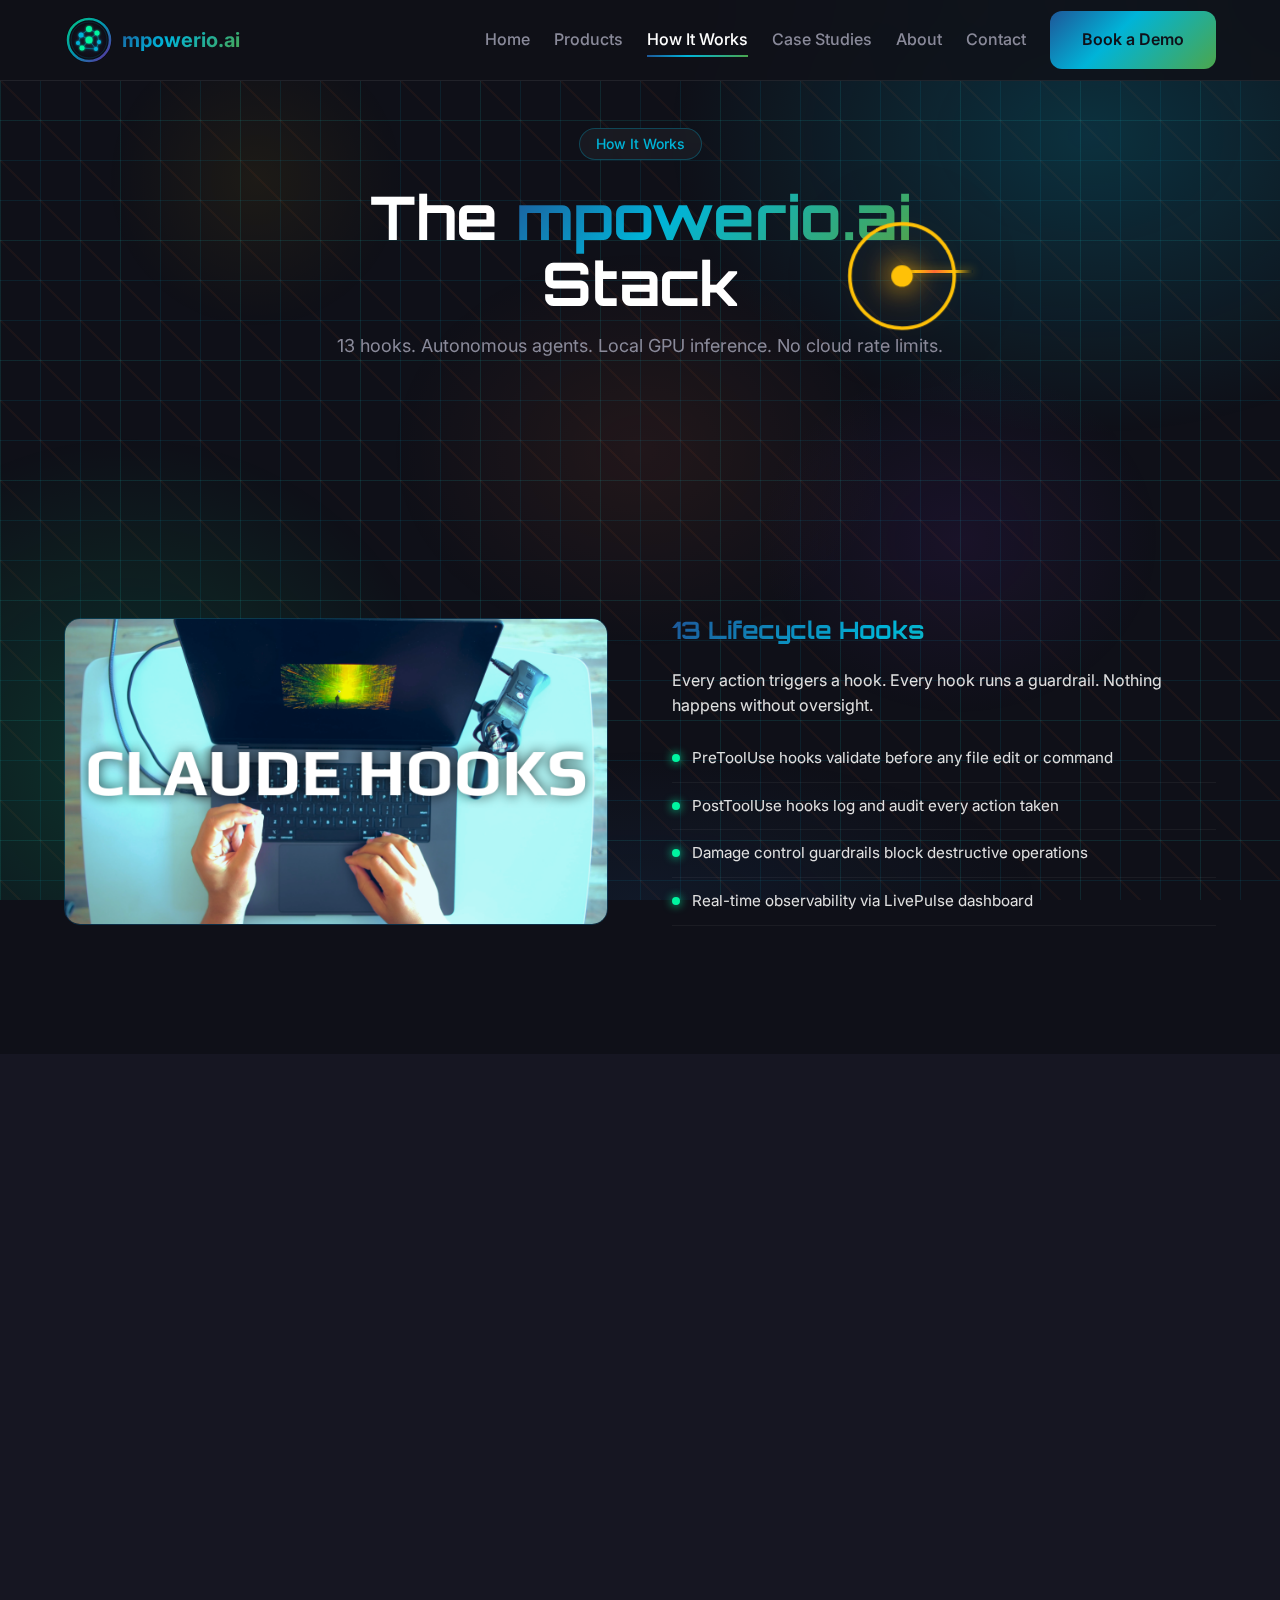
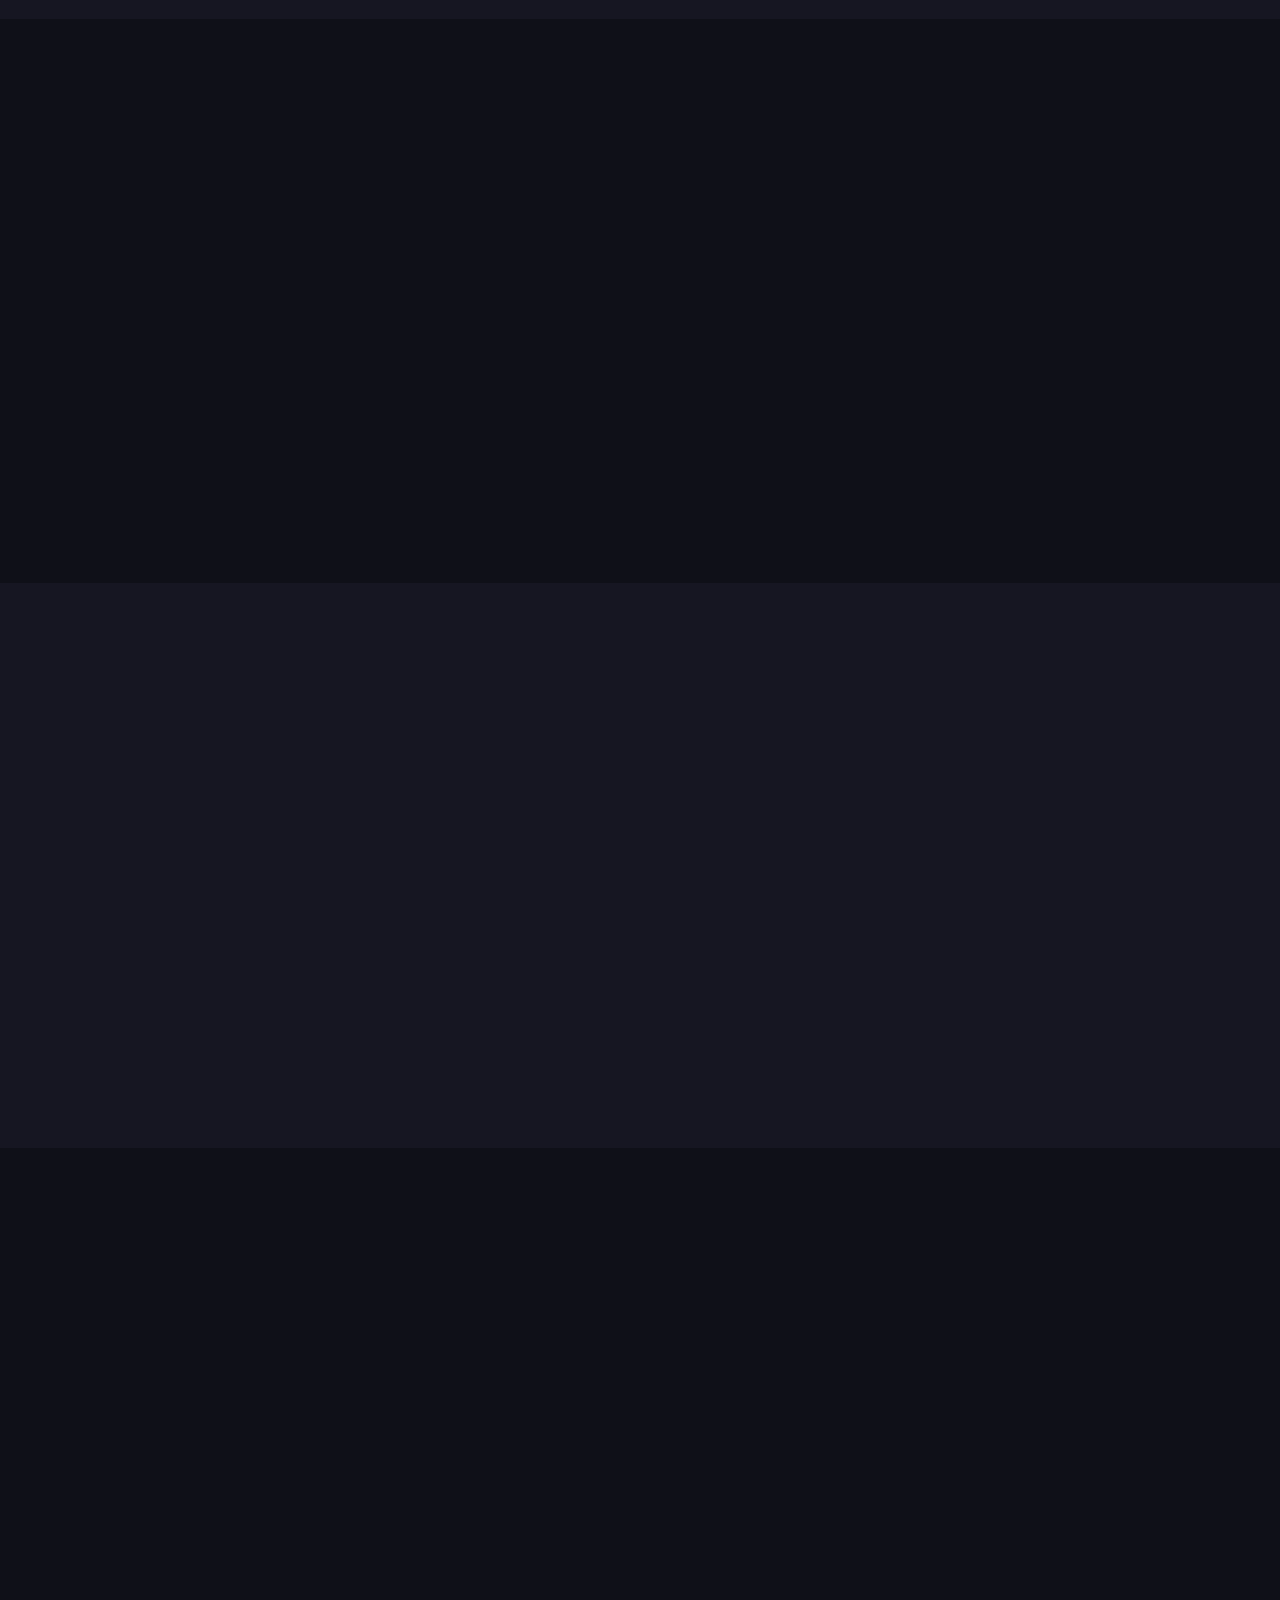
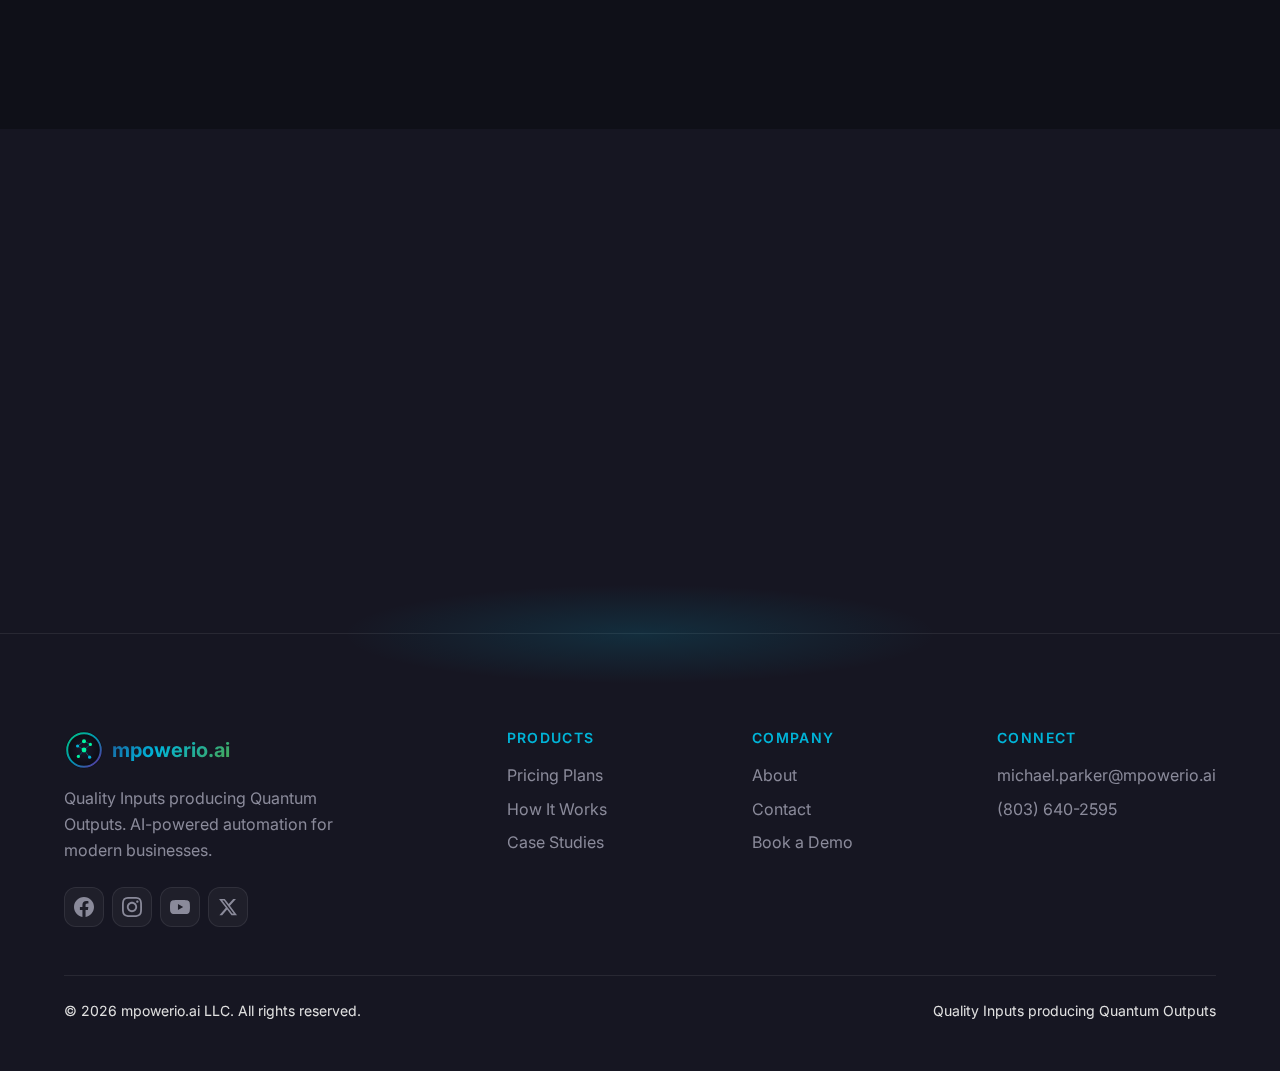
<file: how-it-works.html>
<!DOCTYPE html>
<html lang="en">
<head>
  <meta charset="UTF-8">
  <meta name="viewport" content="width=device-width, initial-scale=1.0">
  <meta name="description" content="13 hooks. Autonomous agents. RTX 5090 local inference. See the technology powering mpowerio.ai.">
  <meta property="og:title" content="How It Works | mpowerio.ai">
  <meta property="og:description" content="13 hooks. Autonomous agents. RTX 5090 local inference. See the technology powering mpowerio.ai.">
  <meta property="og:type" content="website">
  <title>How It Works | mpowerio.ai</title>
  <link rel="preconnect" href="https://fonts.googleapis.com">
  <link rel="preconnect" href="https://fonts.gstatic.com" crossorigin>
  <link href="https://fonts.googleapis.com/css2?family=Inter:wght@300;400;500;600;700&family=Orbitron:wght@400;700;900&display=swap" rel="stylesheet">
  <link rel="stylesheet" href="css/design-system.css">
</head>
<body>

  <!-- Header -->
  <header class="header">
    <div class="container header__inner">
      <a href="index.html" class="logo">
        <div class="logo-animated">
          <svg viewBox="0 0 50 50" xmlns="http://www.w3.org/2000/svg">
            <defs>
              <linearGradient id="logoRingGradient" x1="0%" y1="0%" x2="100%" y2="100%">
                <stop offset="0%" stop-color="#00f5a0"/>
                <stop offset="50%" stop-color="#00b4d8"/>
                <stop offset="100%" stop-color="#7b2cbf"/>
              </linearGradient>
              <radialGradient id="bgGradient" cx="50%" cy="50%" r="50%">
                <stop offset="0%" stop-color="#1a1a2e"/>
                <stop offset="100%" stop-color="#0a0a0f"/>
              </radialGradient>
              <filter id="glow" x="-50%" y="-50%" width="200%" height="200%">
                <feGaussianBlur stdDeviation="1" result="coloredBlur"/>
                <feMerge><feMergeNode in="coloredBlur"/><feMergeNode in="SourceGraphic"/></feMerge>
              </filter>
            </defs>
            <circle cx="25" cy="25" r="23" fill="url(#bgGradient)"/>
            <circle class="glow-ring" cx="25" cy="25" r="21" fill="none" stroke="url(#logoRingGradient)" stroke-width="2.5" opacity="0.8"/>
            <circle cx="25" cy="25" r="18" fill="none" stroke="#00b4d8" stroke-width="0.5" opacity="0.3"/>
            <g class="network-lines" stroke="#00b4d8" stroke-width="0.8" opacity="0.6" filter="url(#glow)">
              <line x1="25" y1="14" x2="17" y2="20"/><line x1="25" y1="14" x2="33" y2="18"/>
              <line x1="17" y1="20" x2="14" y2="28"/><line x1="17" y1="20" x2="25" y2="25"/>
              <line x1="33" y1="18" x2="25" y2="25"/><line x1="33" y1="18" x2="35" y2="27"/>
              <line x1="25" y1="25" x2="18" y2="33"/><line x1="25" y1="25" x2="32" y2="34"/>
              <line x1="14" y1="28" x2="18" y2="33"/><line x1="35" y1="27" x2="32" y2="34"/>
              <line x1="18" y1="33" x2="32" y2="34"/>
            </g>
            <g filter="url(#glow)">
              <circle class="node node-1" cx="25" cy="14" r="3" fill="#00f5a0"/>
              <circle class="node node-2" cx="17" cy="20" r="2.5" fill="#00b4d8"/>
              <circle class="node node-3" cx="33" cy="18" r="2.5" fill="#00f5a0"/>
              <circle class="node node-4" cx="25" cy="25" r="3.5" fill="#00f5a0"/>
              <circle class="node node-5" cx="14" cy="28" r="2" fill="#00b4d8"/>
              <circle class="node node-6" cx="35" cy="27" r="2" fill="#00b4d8"/>
              <circle class="node node-7" cx="18" cy="33" r="2.5" fill="#00f5a0"/>
              <circle class="node node-8" cx="32" cy="34" r="2" fill="#00b4d8"/>
            </g>
          </svg>
        </div>
        <span>mpowerio.ai</span>
      </a>
      <button class="nav-toggle" aria-label="Toggle navigation" aria-expanded="false">
        <span></span><span></span><span></span>
      </button>
      <nav class="nav">
        <a href="index.html" class="nav__link">Home</a>
        <a href="products.html" class="nav__link">Products</a>
        <a href="how-it-works.html" class="nav__link nav__link--active">How It Works</a>
        <a href="case-studies.html" class="nav__link">Case Studies</a>
        <a href="about.html" class="nav__link">About</a>
        <a href="contact.html" class="nav__link">Contact</a>
        <a href="contact.html" class="btn btn--primary">Book a Demo</a>
      </nav>
    </div>
  </header>

  <!-- Page Hero -->
  <section class="page-hero">
    <div class="container">
      <div class="section-header fade-in">
        <span class="section-header__label">How It Works</span>
        <h1 class="section-header__title">The <span class="text-gradient">mpowerio.ai</span> Stack</h1>
        <p class="section-header__text">13 hooks. Autonomous agents. Local GPU inference. No cloud rate limits.</p>
      </div>
    </div>
  </section>

  <!-- Section 1 — Hooks (image LEFT, details RIGHT) -->
  <section class="section">
    <div class="container">
      <div class="arch-grid fade-in">
        <div class="arch-visual">
          <img src="images/hooked.png" alt="Claude Code hooks lifecycle visualization">
        </div>
        <div class="arch-details">
          <h3 class="text-gradient">13 Lifecycle Hooks</h3>
          <p>Every action triggers a hook. Every hook runs a guardrail. Nothing happens without oversight.</p>
          <ul class="arch-list">
            <li>PreToolUse hooks validate before any file edit or command</li>
            <li>PostToolUse hooks log and audit every action taken</li>
            <li>Damage control guardrails block destructive operations</li>
            <li>Real-time observability via LivePulse dashboard</li>
          </ul>
        </div>
      </div>
    </div>
  </section>

  <!-- Section 2 — Agents (image RIGHT, details LEFT) -->
  <section class="section" style="background: var(--bg-secondary);">
    <div class="container">
      <div class="arch-grid fade-in" style="direction: rtl;">
        <div class="arch-visual" style="direction: ltr;">
          <img src="images/subagents.png" alt="Claude Code sub-agent orchestration">
        </div>
        <div class="arch-details" style="direction: ltr;">
          <h3 class="text-gradient">Autonomous Sub-Agents</h3>
          <p>Specialized agents handle voice, CRM, content, and social media. Each one proves revenue value before we build the next.</p>
          <ul class="arch-list">
            <li>Voice agents handle inbound/outbound calls 24/7</li>
            <li>CRM agents manage pipelines and automated follow-ups</li>
            <li>Content agents generate social media posts and video scripts</li>
            <li>Each agent deployed one at a time, each tied to a paid service line</li>
          </ul>
        </div>
      </div>
    </div>
  </section>

  <!-- Section 3 — Agent Flow (image LEFT, details RIGHT) -->
  <section class="section">
    <div class="container">
      <div class="arch-grid fade-in">
        <div class="arch-visual">
          <img src="images/SubAgentFlow.gif" alt="Sub-agent orchestration flow">
        </div>
        <div class="arch-details">
          <h3 class="text-gradient">Agent Chain Orchestration</h3>
          <p>Agents don't work in isolation. They chain together — voice agent captures a lead, CRM agent nurtures it, content agent amplifies it.</p>
          <ul class="arch-list">
            <li>Lead captured by voice agent → pushed to CRM pipeline</li>
            <li>CRM triggers automated follow-up sequence</li>
            <li>Content agent generates social proof from completed jobs</li>
            <li>Booking agent schedules estimates automatically</li>
          </ul>
        </div>
      </div>
    </div>
  </section>

  <!-- Section 4 — Gen UI (image RIGHT, details LEFT) -->
  <section class="section" style="background: var(--bg-secondary);">
    <div class="container">
      <div class="arch-grid fade-in" style="direction: rtl;">
        <div class="arch-visual" style="direction: ltr;">
          <img src="images/genui.png" alt="Generated UI dashboards">
        </div>
        <div class="arch-details" style="direction: ltr;">
          <h3 class="text-gradient">On-Demand Dashboards</h3>
          <p>Every client gets a real-time dashboard showing calls handled, leads captured, content published, and revenue generated.</p>
          <ul class="arch-list">
            <li>Live call analytics and voice agent performance</li>
            <li>CRM pipeline visualization with conversion rates</li>
            <li>Content calendar with scheduled and published posts</li>
            <li>ROI tracking — see exactly what your investment produces</li>
          </ul>
        </div>
      </div>
    </div>
  </section>

  <!-- Section 5 — The Machine (Specs Bar) -->
  <section class="section">
    <div class="container">
      <div class="section-header fade-in">
        <h2 class="section-header__title">The Machine <span class="text-gradient">Behind It All</span></h2>
        <p class="section-header__text">No cloud fees. No rate limits. Your data stays on our hardware.</p>
      </div>
      <div class="specs-bar fade-in">
        <div class="spec-item">
          <div class="spec-value">RTX 5090</div>
          <div class="spec-label">32GB VRAM</div>
          <div class="spec-label">GPU</div>
        </div>
        <div class="spec-item">
          <div class="spec-value">i9-13900KF</div>
          <div class="spec-label">24 Cores</div>
          <div class="spec-label">CPU</div>
        </div>
        <div class="spec-item">
          <div class="spec-value">128GB</div>
          <div class="spec-label">DDR5</div>
          <div class="spec-label">RAM</div>
        </div>
        <div class="spec-item">
          <div class="spec-value">5TB</div>
          <div class="spec-label">NVMe</div>
          <div class="spec-label">Storage</div>
        </div>
      </div>
    </div>
  </section>

  <!-- Bottom CTA -->
  <section class="section" style="background: var(--bg-secondary);">
    <div class="container text-center fade-in">
      <h2 style="margin-bottom: var(--space-md);">Ready to Put This Stack <span class="text-gradient">to Work?</span></h2>
      <p style="color: var(--text-muted); font-size: var(--text-xl); margin-bottom: var(--space-2xl); max-width: 600px; margin-left: auto; margin-right: auto;">
        See what 13 hooks, autonomous agents, and local GPU inference can do for your business.
      </p>
      <div style="display: flex; gap: var(--space-md); justify-content: center; flex-wrap: wrap;">
        <a href="contact.html" class="btn btn--spark btn--large">Book a Demo</a>
        <a href="products.html" class="btn btn--secondary btn--large">View Plans</a>
      </div>
    </div>
  </section>

  <!-- Footer -->
  <footer class="footer">
    <div class="container">
      <div class="footer__inner">
        <div class="footer__brand">
          <a href="index.html" class="logo">
            <div class="logo-animated" style="width:40px;height:40px;">
              <svg viewBox="0 0 50 50" xmlns="http://www.w3.org/2000/svg">
                <defs>
                  <linearGradient id="logoRingGradient2" x1="0%" y1="0%" x2="100%" y2="100%">
                    <stop offset="0%" stop-color="#00f5a0"/><stop offset="50%" stop-color="#00b4d8"/><stop offset="100%" stop-color="#7b2cbf"/>
                  </linearGradient>
                  <radialGradient id="bgGradient2" cx="50%" cy="50%" r="50%">
                    <stop offset="0%" stop-color="#1a1a2e"/><stop offset="100%" stop-color="#0a0a0f"/>
                  </radialGradient>
                </defs>
                <circle cx="25" cy="25" r="23" fill="url(#bgGradient2)"/>
                <circle class="glow-ring" cx="25" cy="25" r="21" fill="none" stroke="url(#logoRingGradient2)" stroke-width="2.5" opacity="0.8"/>
                <g stroke="#00b4d8" stroke-width="0.8" opacity="0.6">
                  <line x1="25" y1="14" x2="17" y2="20"/><line x1="25" y1="14" x2="33" y2="18"/>
                  <line x1="17" y1="20" x2="25" y2="25"/><line x1="33" y1="18" x2="25" y2="25"/>
                  <line x1="25" y1="25" x2="18" y2="33"/><line x1="25" y1="25" x2="32" y2="34"/>
                </g>
                <g>
                  <circle cx="25" cy="14" r="2.5" fill="#00f5a0"/>
                  <circle cx="17" cy="20" r="2" fill="#00b4d8"/>
                  <circle cx="33" cy="18" r="2" fill="#00f5a0"/>
                  <circle cx="25" cy="25" r="3" fill="#00f5a0"/>
                  <circle cx="18" cy="33" r="2" fill="#00f5a0"/>
                  <circle cx="32" cy="34" r="2" fill="#00b4d8"/>
                </g>
              </svg>
            </div>
            <span>mpowerio.ai</span>
          </a>
          <p style="color:var(--text-muted);margin-top:1rem;max-width:300px;">Quality Inputs producing Quantum Outputs. AI-powered automation for modern businesses.</p>
          <div class="footer__social">
            <a href="https://www.facebook.com/profile.php?id=61587036365320" target="_blank" rel="noopener" aria-label="Facebook" class="social-btn">
              <svg width="20" height="20" viewBox="0 0 24 24" fill="currentColor"><path d="M24 12.073c0-6.627-5.373-12-12-12s-12 5.373-12 12c0 5.99 4.388 10.954 10.125 11.854v-8.385H7.078v-3.47h3.047V9.43c0-3.007 1.792-4.669 4.533-4.669 1.312 0 2.686.235 2.686.235v2.953H15.83c-1.491 0-1.956.925-1.956 1.874v2.25h3.328l-.532 3.47h-2.796v8.385C19.612 23.027 24 18.062 24 12.073z"/></svg>
            </a>
            <a href="https://instagram.com/mpowerio.ai" target="_blank" rel="noopener" aria-label="Instagram" class="social-btn">
              <svg width="20" height="20" viewBox="0 0 24 24" fill="currentColor"><path d="M12 2.163c3.204 0 3.584.012 4.85.07 3.252.148 4.771 1.691 4.919 4.919.058 1.265.069 1.645.069 4.849 0 3.205-.012 3.584-.069 4.849-.149 3.225-1.664 4.771-4.919 4.919-1.266.058-1.644.07-4.85.07-3.204 0-3.584-.012-4.849-.07-3.26-.149-4.771-1.699-4.919-4.92-.058-1.265-.07-1.644-.07-4.849 0-3.204.013-3.583.07-4.849.149-3.227 1.664-4.771 4.919-4.919 1.266-.057 1.645-.069 4.849-.069zm0-2.163c-3.259 0-3.667.014-4.947.072-4.358.2-6.78 2.618-6.98 6.98-.059 1.281-.073 1.689-.073 4.948 0 3.259.014 3.668.072 4.948.2 4.358 2.618 6.78 6.98 6.98 1.281.058 1.689.072 4.948.072 3.259 0 3.668-.014 4.948-.072 4.354-.2 6.782-2.618 6.979-6.98.059-1.28.073-1.689.073-4.948 0-3.259-.014-3.667-.072-4.947-.196-4.354-2.617-6.78-6.979-6.98-1.281-.059-1.69-.073-4.949-.073zm0 5.838c-3.403 0-6.162 2.759-6.162 6.162s2.759 6.163 6.162 6.163 6.162-2.759 6.162-6.163c0-3.403-2.759-6.162-6.162-6.162zm0 10.162c-2.209 0-4-1.79-4-4 0-2.209 1.791-4 4-4s4 1.791 4 4c0 2.21-1.791 4-4 4zm6.406-11.845c-.796 0-1.441.645-1.441 1.44s.645 1.44 1.441 1.44c.795 0 1.439-.645 1.439-1.44s-.644-1.44-1.439-1.44z"/></svg>
            </a>
            <a href="https://youtube.com/@mpowerio" target="_blank" rel="noopener" aria-label="YouTube" class="social-btn">
              <svg width="20" height="20" viewBox="0 0 24 24" fill="currentColor"><path d="M23.498 6.186a3.016 3.016 0 0 0-2.122-2.136C19.505 3.545 12 3.545 12 3.545s-7.505 0-9.377.505A3.017 3.017 0 0 0 .502 6.186C0 8.07 0 12 0 12s0 3.93.502 5.814a3.016 3.016 0 0 0 2.122 2.136c1.871.505 9.376.505 9.376.505s7.505 0 9.377-.505a3.015 3.015 0 0 0 2.122-2.136C24 15.93 24 12 24 12s0-3.93-.502-5.814zM9.545 15.568V8.432L15.818 12l-6.273 3.568z"/></svg>
            </a>
            <a href="https://x.com/mpowerioAI" target="_blank" rel="noopener" aria-label="X" class="social-btn">
              <svg width="20" height="20" viewBox="0 0 24 24" fill="currentColor"><path d="M18.244 2.25h3.308l-7.227 8.26 8.502 11.24H16.17l-5.214-6.817L4.99 21.75H1.68l7.73-8.835L1.254 2.25H8.08l4.713 6.231zm-1.161 17.52h1.833L7.084 4.126H5.117z"/></svg>
            </a>
          </div>
        </div>
        <div>
          <h4 class="footer__title">Products</h4>
          <ul class="footer__links">
            <li><a href="products.html">Pricing Plans</a></li>
            <li><a href="how-it-works.html">How It Works</a></li>
            <li><a href="case-studies.html">Case Studies</a></li>
          </ul>
        </div>
        <div>
          <h4 class="footer__title">Company</h4>
          <ul class="footer__links">
            <li><a href="about.html">About</a></li>
            <li><a href="contact.html">Contact</a></li>
            <li><a href="contact.html">Book a Demo</a></li>
          </ul>
        </div>
        <div>
          <h4 class="footer__title">Connect</h4>
          <ul class="footer__links">
            <li><a href="mailto:michael.parker@mpowerio.ai">michael.parker@mpowerio.ai</a></li>
            <li><a href="tel:+18036402595">(803) 640-2595</a></li>
          </ul>
        </div>
      </div>
      <div class="footer__bottom">
        <p>&copy; 2026 mpowerio.ai LLC. All rights reserved.</p>
        <p>Quality Inputs producing Quantum Outputs</p>
      </div>
    </div>
  </footer>

  <script src="js/site.js"></script>
</body>
</html>
</file>
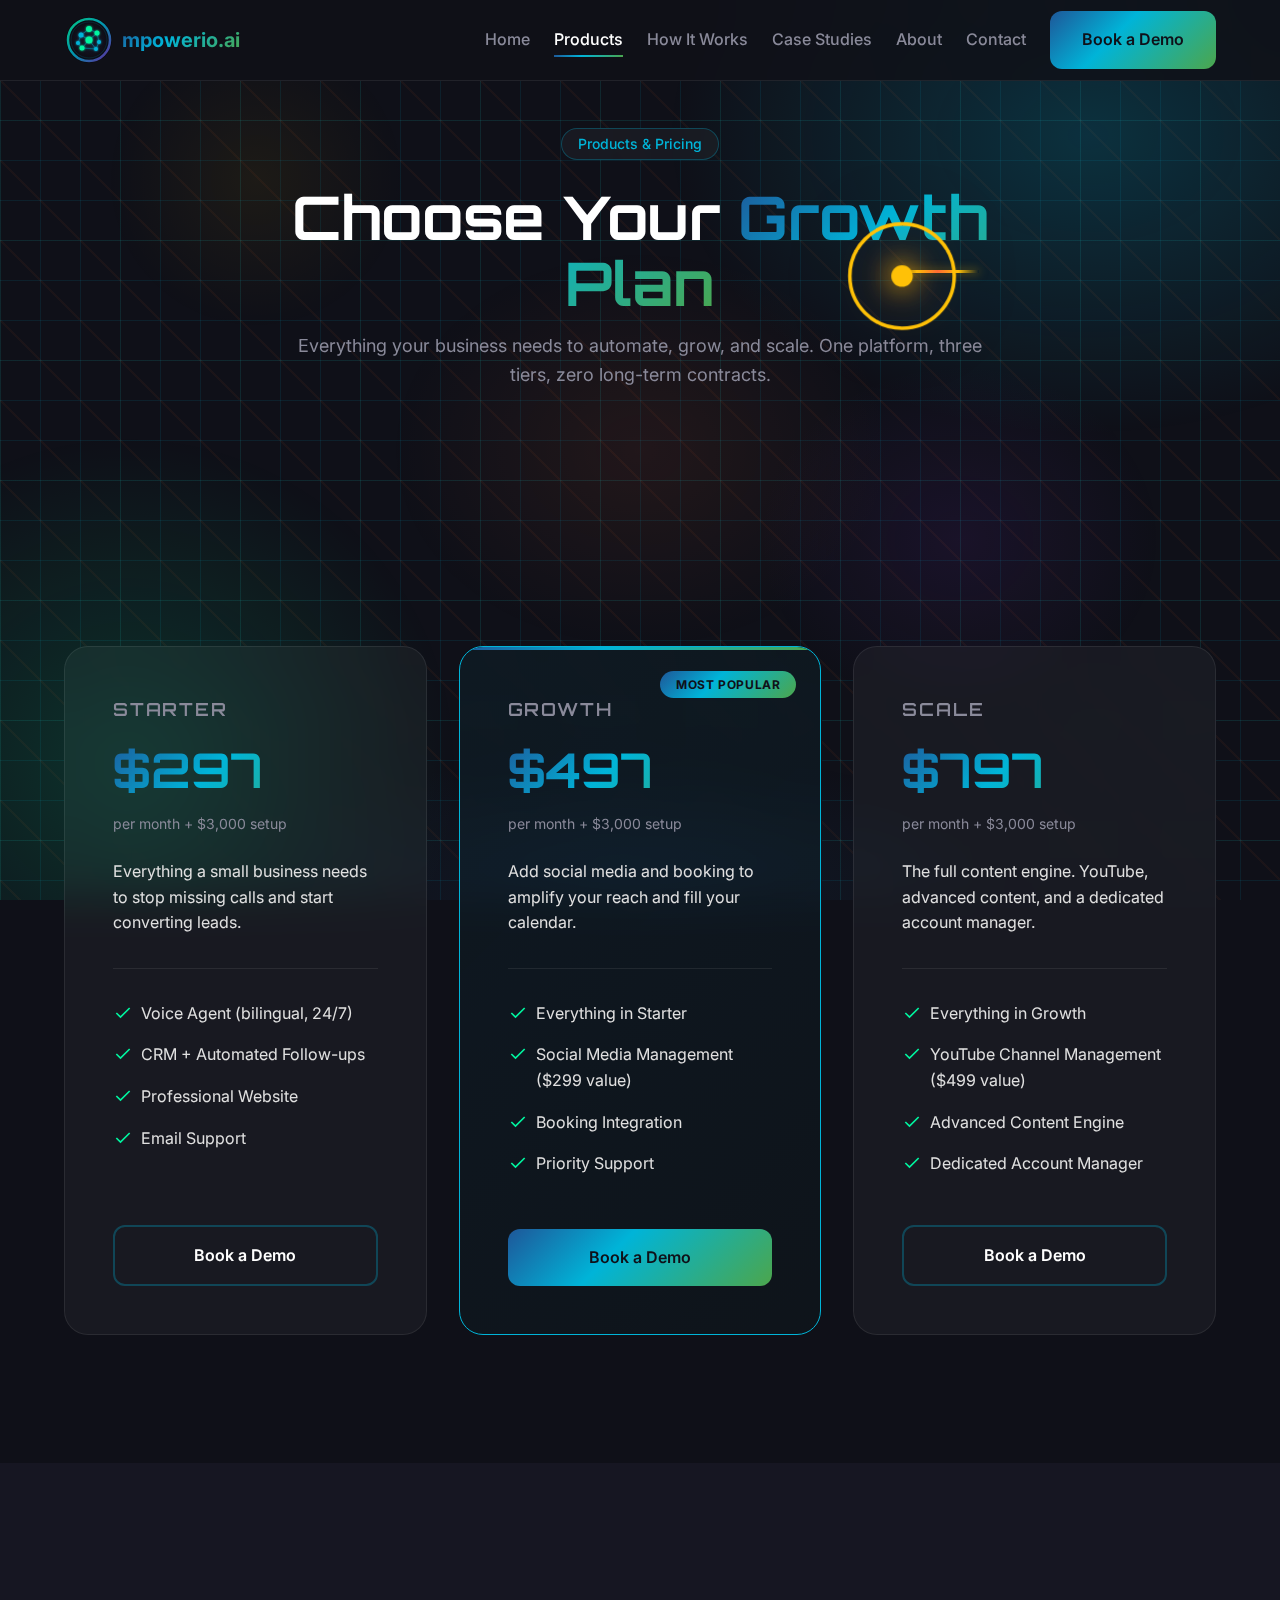
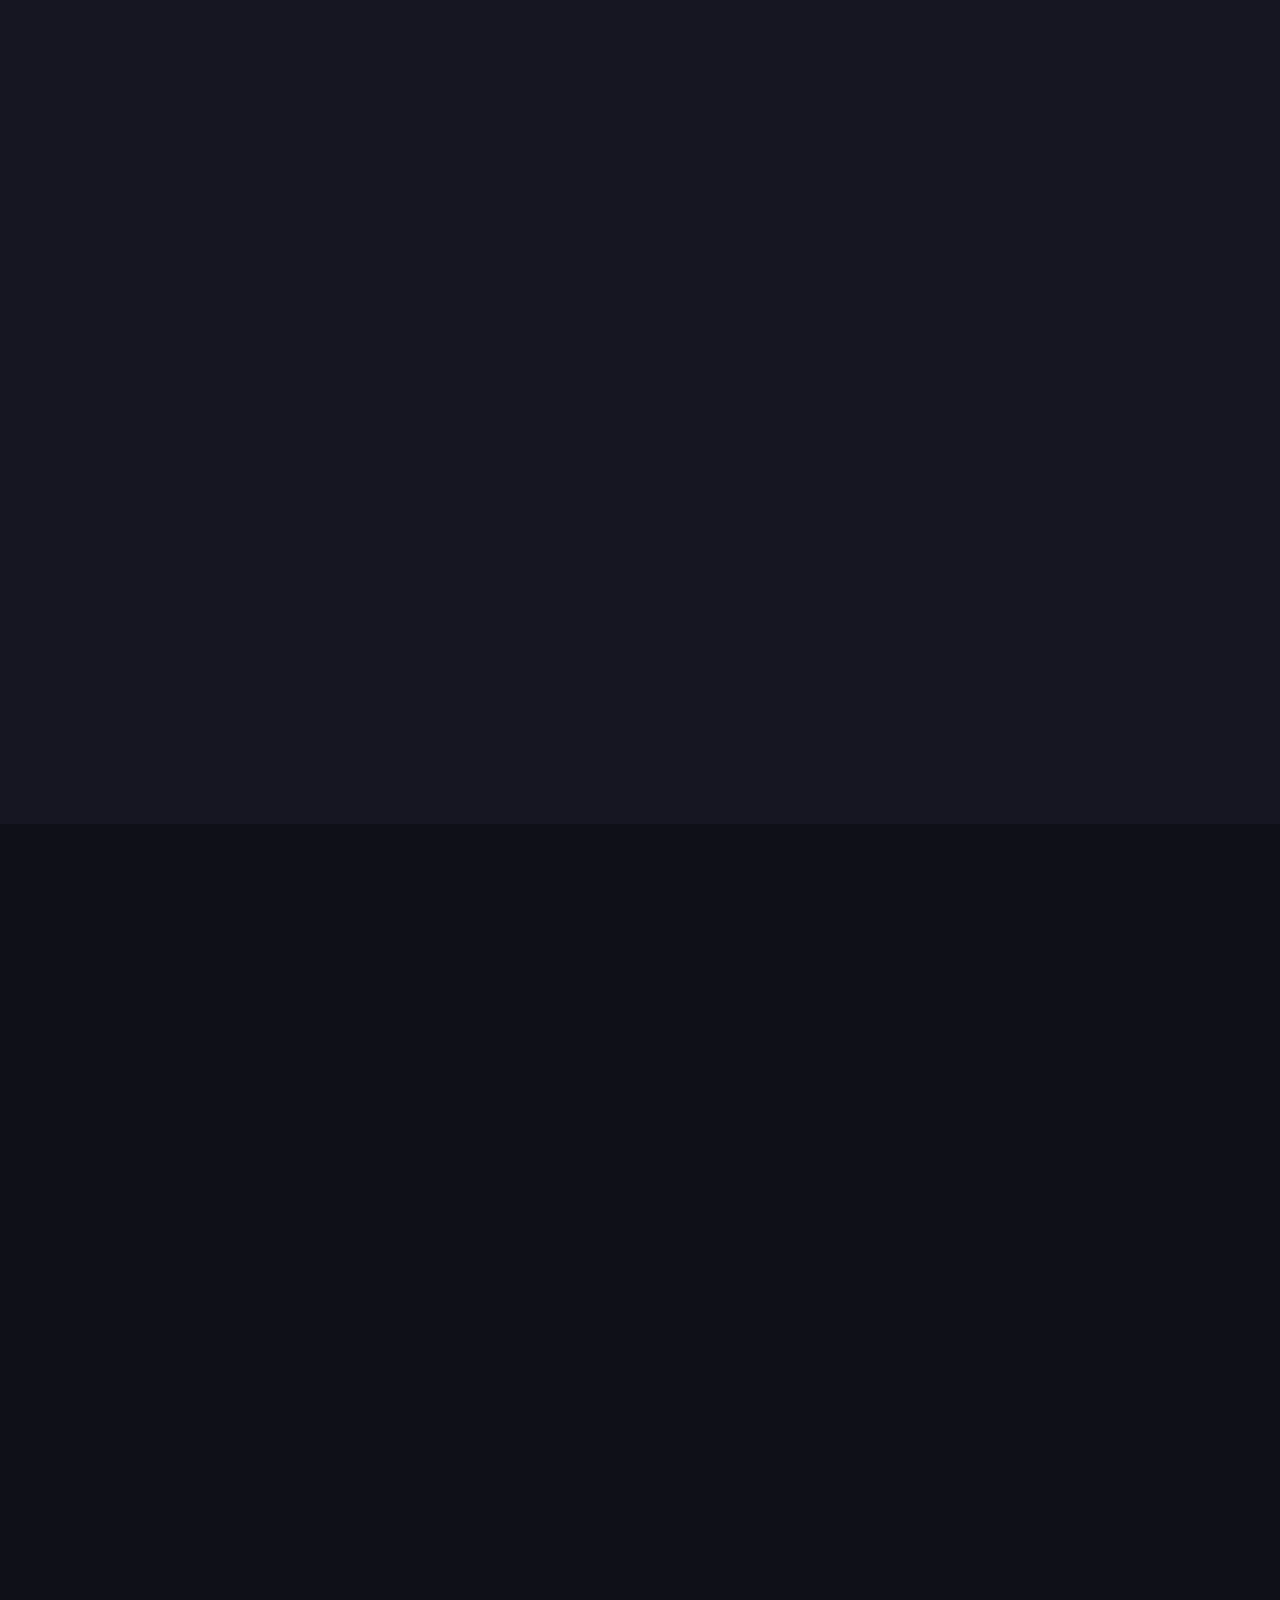
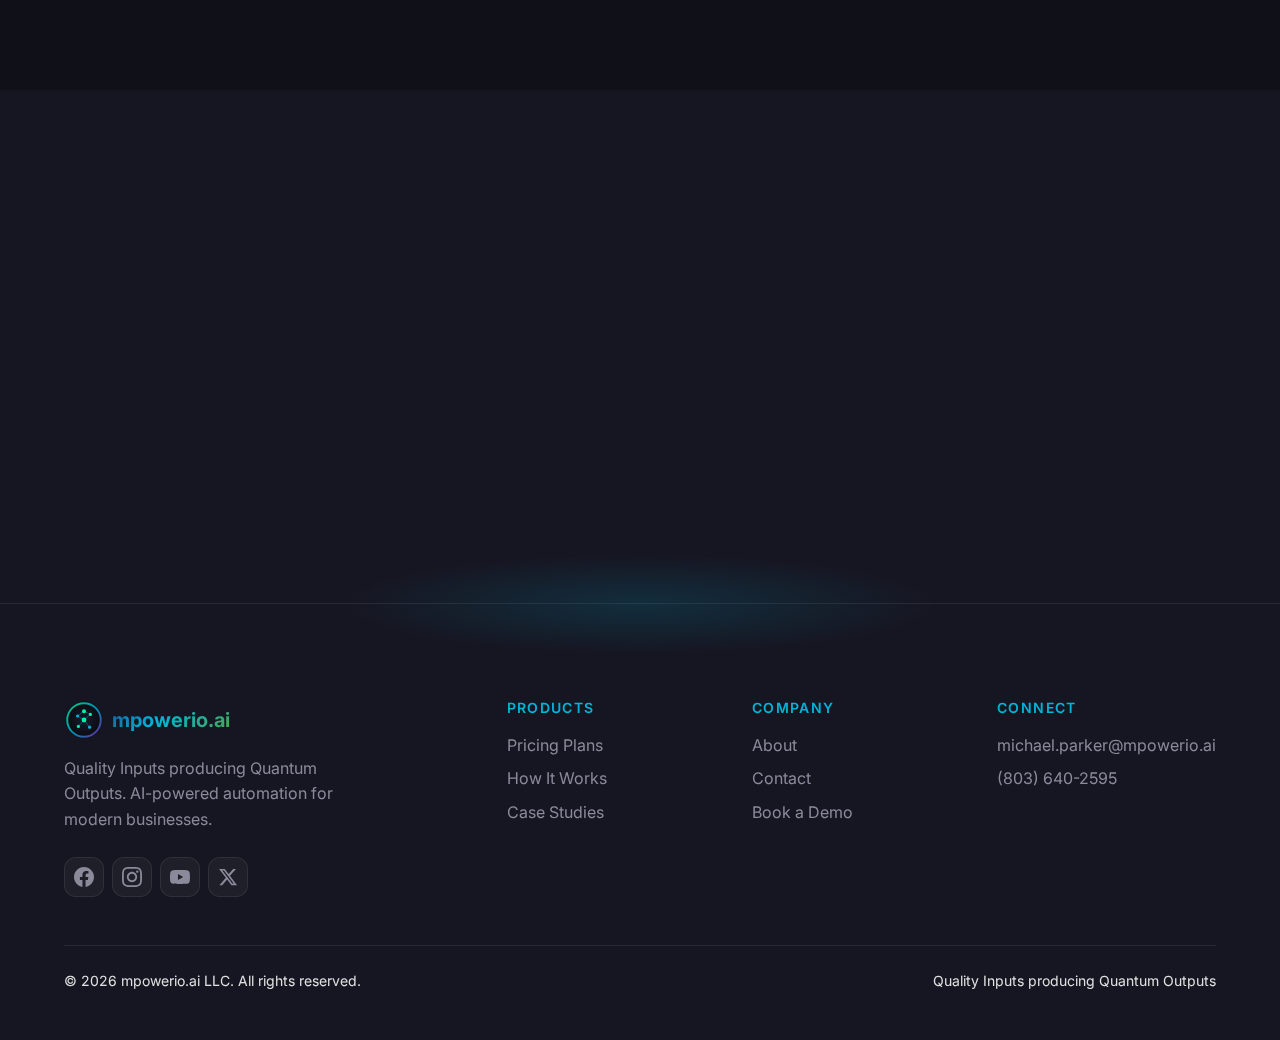
<file: products.html>
<!DOCTYPE html>
<html lang="en">
<head>
  <meta charset="UTF-8">
  <meta name="viewport" content="width=device-width, initial-scale=1.0">
  <title>Products & Pricing | mpowerio.ai</title>
  <meta name="description" content="3 growth plans starting at $297/mo. Voice agents, CRM, websites, content engines. AI-powered automation for modern businesses.">
  <meta property="og:title" content="Products & Pricing | mpowerio.ai">
  <meta property="og:description" content="3 growth plans starting at $297/mo. Voice agents, CRM, websites, content engines.">
  <meta property="og:type" content="website">
  <meta property="og:url" content="https://mpowerio.ai/products.html">
  <meta name="twitter:card" content="summary_large_image">
  <link rel="preconnect" href="https://fonts.googleapis.com">
  <link rel="preconnect" href="https://fonts.gstatic.com" crossorigin>
  <link href="https://fonts.googleapis.com/css2?family=Inter:wght@300;400;500;600;700&family=Orbitron:wght@400;700;900&display=swap" rel="stylesheet">
  <link rel="stylesheet" href="css/design-system.css">
</head>
<body>
  <!-- Header -->
  <header class="header">
    <div class="container header__inner">
      <a href="index.html" class="logo">
        <div class="logo-animated">
          <svg viewBox="0 0 50 50" xmlns="http://www.w3.org/2000/svg">
            <defs>
              <linearGradient id="logoRingGradient" x1="0%" y1="0%" x2="100%" y2="100%">
                <stop offset="0%" stop-color="#00f5a0"/>
                <stop offset="50%" stop-color="#00b4d8"/>
                <stop offset="100%" stop-color="#7b2cbf"/>
              </linearGradient>
              <radialGradient id="bgGradient" cx="50%" cy="50%" r="50%">
                <stop offset="0%" stop-color="#1a1a2e"/>
                <stop offset="100%" stop-color="#0a0a0f"/>
              </radialGradient>
              <filter id="glow" x="-50%" y="-50%" width="200%" height="200%">
                <feGaussianBlur stdDeviation="1" result="coloredBlur"/>
                <feMerge><feMergeNode in="coloredBlur"/><feMergeNode in="SourceGraphic"/></feMerge>
              </filter>
            </defs>
            <circle cx="25" cy="25" r="23" fill="url(#bgGradient)"/>
            <circle class="glow-ring" cx="25" cy="25" r="21" fill="none" stroke="url(#logoRingGradient)" stroke-width="2.5" opacity="0.8"/>
            <circle cx="25" cy="25" r="18" fill="none" stroke="#00b4d8" stroke-width="0.5" opacity="0.3"/>
            <g class="network-lines" stroke="#00b4d8" stroke-width="0.8" opacity="0.6" filter="url(#glow)">
              <line x1="25" y1="14" x2="17" y2="20"/><line x1="25" y1="14" x2="33" y2="18"/>
              <line x1="17" y1="20" x2="14" y2="28"/><line x1="17" y1="20" x2="25" y2="25"/>
              <line x1="33" y1="18" x2="25" y2="25"/><line x1="33" y1="18" x2="35" y2="27"/>
              <line x1="25" y1="25" x2="18" y2="33"/><line x1="25" y1="25" x2="32" y2="34"/>
              <line x1="14" y1="28" x2="18" y2="33"/><line x1="35" y1="27" x2="32" y2="34"/>
              <line x1="18" y1="33" x2="32" y2="34"/>
            </g>
            <g filter="url(#glow)">
              <circle class="node node-1" cx="25" cy="14" r="3" fill="#00f5a0"/>
              <circle class="node node-2" cx="17" cy="20" r="2.5" fill="#00b4d8"/>
              <circle class="node node-3" cx="33" cy="18" r="2.5" fill="#00f5a0"/>
              <circle class="node node-4" cx="25" cy="25" r="3.5" fill="#00f5a0"/>
              <circle class="node node-5" cx="14" cy="28" r="2" fill="#00b4d8"/>
              <circle class="node node-6" cx="35" cy="27" r="2" fill="#00b4d8"/>
              <circle class="node node-7" cx="18" cy="33" r="2.5" fill="#00f5a0"/>
              <circle class="node node-8" cx="32" cy="34" r="2" fill="#00b4d8"/>
            </g>
          </svg>
        </div>
        <span>mpowerio.ai</span>
      </a>
      <button class="nav-toggle" aria-label="Toggle navigation" aria-expanded="false">
        <span></span><span></span><span></span>
      </button>
      <nav class="nav">
        <a href="index.html" class="nav__link">Home</a>
        <a href="products.html" class="nav__link nav__link--active">Products</a>
        <a href="how-it-works.html" class="nav__link">How It Works</a>
        <a href="case-studies.html" class="nav__link">Case Studies</a>
        <a href="about.html" class="nav__link">About</a>
        <a href="contact.html" class="nav__link">Contact</a>
        <a href="contact.html" class="btn btn--primary">Book a Demo</a>
      </nav>
    </div>
  </header>

  <!-- Page Hero -->
  <section class="page-hero">
    <div class="container">
      <div class="section-header fade-in">
        <span class="section-header__label">Products & Pricing</span>
        <h1 class="section-header__title">Choose Your <span class="text-gradient">Growth Plan</span></h1>
        <p class="section-header__text">
          Everything your business needs to automate, grow, and scale. One platform, three tiers, zero long-term contracts.
        </p>
      </div>
    </div>
  </section>

  <!-- Pricing Cards -->
  <section class="section" id="pricing">
    <div class="container">
      <div class="grid grid--3">

        <!-- STARTER -->
        <div class="pricing-card fade-in">
          <p class="pricing-card__name">Starter</p>
          <p class="pricing-card__price">$297</p>
          <p class="pricing-card__period">per month + $3,000 setup</p>
          <p class="pricing-card__desc">Everything a small business needs to stop missing calls and start converting leads.</p>
          <ul class="pricing-card__features">
            <li class="pricing-card__feature">
              <svg viewBox="0 0 24 24" fill="none" stroke="currentColor" stroke-width="2"><polyline points="20 6 9 17 4 12"/></svg>
              Voice Agent (bilingual, 24/7)
            </li>
            <li class="pricing-card__feature">
              <svg viewBox="0 0 24 24" fill="none" stroke="currentColor" stroke-width="2"><polyline points="20 6 9 17 4 12"/></svg>
              CRM + Automated Follow-ups
            </li>
            <li class="pricing-card__feature">
              <svg viewBox="0 0 24 24" fill="none" stroke="currentColor" stroke-width="2"><polyline points="20 6 9 17 4 12"/></svg>
              Professional Website
            </li>
            <li class="pricing-card__feature">
              <svg viewBox="0 0 24 24" fill="none" stroke="currentColor" stroke-width="2"><polyline points="20 6 9 17 4 12"/></svg>
              Email Support
            </li>
          </ul>
          <a href="contact.html" class="btn btn--secondary btn--full">Book a Demo</a>
        </div>

        <!-- GROWTH (Featured) -->
        <div class="pricing-card pricing-card--featured fade-in fade-in-delay-1">
          <span class="pricing-card__badge">Most Popular</span>
          <p class="pricing-card__name">Growth</p>
          <p class="pricing-card__price">$497</p>
          <p class="pricing-card__period">per month + $3,000 setup</p>
          <p class="pricing-card__desc">Add social media and booking to amplify your reach and fill your calendar.</p>
          <ul class="pricing-card__features">
            <li class="pricing-card__feature">
              <svg viewBox="0 0 24 24" fill="none" stroke="currentColor" stroke-width="2"><polyline points="20 6 9 17 4 12"/></svg>
              Everything in Starter
            </li>
            <li class="pricing-card__feature">
              <svg viewBox="0 0 24 24" fill="none" stroke="currentColor" stroke-width="2"><polyline points="20 6 9 17 4 12"/></svg>
              Social Media Management ($299 value)
            </li>
            <li class="pricing-card__feature">
              <svg viewBox="0 0 24 24" fill="none" stroke="currentColor" stroke-width="2"><polyline points="20 6 9 17 4 12"/></svg>
              Booking Integration
            </li>
            <li class="pricing-card__feature">
              <svg viewBox="0 0 24 24" fill="none" stroke="currentColor" stroke-width="2"><polyline points="20 6 9 17 4 12"/></svg>
              Priority Support
            </li>
          </ul>
          <a href="contact.html" class="btn btn--primary btn--full">Book a Demo</a>
        </div>

        <!-- SCALE -->
        <div class="pricing-card fade-in fade-in-delay-2">
          <p class="pricing-card__name">Scale</p>
          <p class="pricing-card__price">$797</p>
          <p class="pricing-card__period">per month + $3,000 setup</p>
          <p class="pricing-card__desc">The full content engine. YouTube, advanced content, and a dedicated account manager.</p>
          <ul class="pricing-card__features">
            <li class="pricing-card__feature">
              <svg viewBox="0 0 24 24" fill="none" stroke="currentColor" stroke-width="2"><polyline points="20 6 9 17 4 12"/></svg>
              Everything in Growth
            </li>
            <li class="pricing-card__feature">
              <svg viewBox="0 0 24 24" fill="none" stroke="currentColor" stroke-width="2"><polyline points="20 6 9 17 4 12"/></svg>
              YouTube Channel Management ($499 value)
            </li>
            <li class="pricing-card__feature">
              <svg viewBox="0 0 24 24" fill="none" stroke="currentColor" stroke-width="2"><polyline points="20 6 9 17 4 12"/></svg>
              Advanced Content Engine
            </li>
            <li class="pricing-card__feature">
              <svg viewBox="0 0 24 24" fill="none" stroke="currentColor" stroke-width="2"><polyline points="20 6 9 17 4 12"/></svg>
              Dedicated Account Manager
            </li>
          </ul>
          <a href="contact.html" class="btn btn--secondary btn--full">Book a Demo</a>
        </div>

      </div>
    </div>
  </section>

  <!-- Per-Service Transparency -->
  <section class="section" id="per-service" style="background: var(--bg-secondary);">
    <div class="container">
      <div class="section-header fade-in">
        <span class="section-header__label">Transparent Pricing</span>
        <h2 class="section-header__title">See What You're <span class="text-gradient">Saving</span></h2>
        <p class="section-header__text">
          Every service has a standalone value. Our bundles save you money while giving you a complete system.
        </p>
      </div>

      <div class="grid grid--3 fade-in">
        <div class="card">
          <div class="card__content">
            <h4 class="card__title">Voice Agent</h4>
            <p class="card__text" style="margin-bottom:0;">Bilingual, 24/7, auto-detect 25+ languages</p>
            <p style="font-family:var(--font-display);font-size:var(--text-2xl);font-weight:700;color:var(--accent-cyan);margin-top:var(--space-md);margin-bottom:0;">$97<span style="font-size:var(--text-sm);color:var(--text-muted);font-family:var(--font-sans);font-weight:400;">/mo</span></p>
          </div>
        </div>
        <div class="card">
          <div class="card__content">
            <h4 class="card__title">CRM + Automation</h4>
            <p class="card__text" style="margin-bottom:0;">Pipeline, follow-ups, lead nurturing</p>
            <p style="font-family:var(--font-display);font-size:var(--text-2xl);font-weight:700;color:var(--accent-cyan);margin-top:var(--space-md);margin-bottom:0;">$149<span style="font-size:var(--text-sm);color:var(--text-muted);font-family:var(--font-sans);font-weight:400;">/mo</span></p>
          </div>
        </div>
        <div class="card">
          <div class="card__content">
            <h4 class="card__title">Website</h4>
            <p class="card__text" style="margin-bottom:0;">Professional, mobile-responsive, SEO-optimized</p>
            <p style="font-family:var(--font-display);font-size:var(--text-2xl);font-weight:700;color:var(--accent-cyan);margin-top:var(--space-md);margin-bottom:0;">$49<span style="font-size:var(--text-sm);color:var(--text-muted);font-family:var(--font-sans);font-weight:400;">/mo</span></p>
          </div>
        </div>
        <div class="card">
          <div class="card__content">
            <h4 class="card__title">Social Media</h4>
            <p class="card__text" style="margin-bottom:0;">Content creation, scheduling, engagement</p>
            <p style="font-family:var(--font-display);font-size:var(--text-2xl);font-weight:700;color:var(--accent-cyan);margin-top:var(--space-md);margin-bottom:0;">$299<span style="font-size:var(--text-sm);color:var(--text-muted);font-family:var(--font-sans);font-weight:400;">/mo</span></p>
          </div>
        </div>
        <div class="card">
          <div class="card__content">
            <h4 class="card__title">Booking</h4>
            <p class="card__text" style="margin-bottom:0;">Online scheduling, calendar sync, reminders</p>
            <p style="font-family:var(--font-display);font-size:var(--text-2xl);font-weight:700;color:var(--accent-mint);margin-top:var(--space-md);margin-bottom:0;">$0<span style="font-size:var(--text-sm);color:var(--text-muted);font-family:var(--font-sans);font-weight:400;"> included</span></p>
          </div>
        </div>
        <div class="card">
          <div class="card__content">
            <h4 class="card__title">YouTube Management</h4>
            <p class="card__text" style="margin-bottom:0;">Channel setup, content strategy, optimization</p>
            <p style="font-family:var(--font-display);font-size:var(--text-2xl);font-weight:700;color:var(--accent-cyan);margin-top:var(--space-md);margin-bottom:0;">$499<span style="font-size:var(--text-sm);color:var(--text-muted);font-family:var(--font-sans);font-weight:400;">/mo</span></p>
          </div>
        </div>
      </div>
    </div>
  </section>

  <!-- FAQ -->
  <section class="section" id="faq">
    <div class="container">
      <div class="section-header fade-in">
        <span class="section-header__label">FAQ</span>
        <h2 class="section-header__title">Frequently Asked <span class="text-gradient">Questions</span></h2>
      </div>

      <div class="container--narrow" style="max-width:800px;margin:0 auto;">
        <div class="faq-item fade-in">
          <button class="faq-question">What does the $3,000 setup fee cover?</button>
          <div class="faq-answer">
            <p>Custom voice agent training, CRM pipeline configuration, website build, onboarding, and initial content strategy. This is the foundation that makes everything else work from day one.</p>
          </div>
        </div>

        <div class="faq-item fade-in fade-in-delay-1">
          <button class="faq-question">Can I switch tiers?</button>
          <div class="faq-answer">
            <p>Yes, upgrade or downgrade anytime. Changes take effect at the next billing cycle.</p>
          </div>
        </div>

        <div class="faq-item fade-in fade-in-delay-2">
          <button class="faq-question">Are there contracts?</button>
          <div class="faq-answer">
            <p>No long-term contracts. Month-to-month after setup. We earn your business every month.</p>
          </div>
        </div>

        <div class="faq-item fade-in fade-in-delay-3">
          <button class="faq-question">What languages does the voice agent support?</button>
          <div class="faq-answer">
            <p>Our voice agents auto-detect and respond in 25+ languages. English and Spanish are the most common for our clients.</p>
          </div>
        </div>
      </div>
    </div>
  </section>

  <!-- Bottom CTA -->
  <section class="section" style="background: var(--bg-secondary);">
    <div class="container text-center">
      <div class="section-header fade-in">
        <h2 class="section-header__title">Not Sure Which <span class="text-gradient">Plan</span> is Right?</h2>
        <p class="section-header__text">
          Book a free consultation and we'll build the right solution for your business.
        </p>
      </div>
      <a href="contact.html" class="btn btn--spark btn--large fade-in">Book Free Consultation</a>
    </div>
  </section>

  <!-- Footer -->
  <footer class="footer">
    <div class="container">
      <div class="footer__inner">
        <div class="footer__brand">
          <a href="index.html" class="logo">
            <div class="logo-animated" style="width:40px;height:40px;">
              <svg viewBox="0 0 50 50" xmlns="http://www.w3.org/2000/svg">
                <defs>
                  <linearGradient id="logoRingGradient2" x1="0%" y1="0%" x2="100%" y2="100%">
                    <stop offset="0%" stop-color="#00f5a0"/><stop offset="50%" stop-color="#00b4d8"/><stop offset="100%" stop-color="#7b2cbf"/>
                  </linearGradient>
                  <radialGradient id="bgGradient2" cx="50%" cy="50%" r="50%">
                    <stop offset="0%" stop-color="#1a1a2e"/><stop offset="100%" stop-color="#0a0a0f"/>
                  </radialGradient>
                </defs>
                <circle cx="25" cy="25" r="23" fill="url(#bgGradient2)"/>
                <circle class="glow-ring" cx="25" cy="25" r="21" fill="none" stroke="url(#logoRingGradient2)" stroke-width="2.5" opacity="0.8"/>
                <g stroke="#00b4d8" stroke-width="0.8" opacity="0.6">
                  <line x1="25" y1="14" x2="17" y2="20"/><line x1="25" y1="14" x2="33" y2="18"/>
                  <line x1="17" y1="20" x2="25" y2="25"/><line x1="33" y1="18" x2="25" y2="25"/>
                  <line x1="25" y1="25" x2="18" y2="33"/><line x1="25" y1="25" x2="32" y2="34"/>
                </g>
                <g>
                  <circle cx="25" cy="14" r="2.5" fill="#00f5a0"/>
                  <circle cx="17" cy="20" r="2" fill="#00b4d8"/>
                  <circle cx="33" cy="18" r="2" fill="#00f5a0"/>
                  <circle cx="25" cy="25" r="3" fill="#00f5a0"/>
                  <circle cx="18" cy="33" r="2" fill="#00f5a0"/>
                  <circle cx="32" cy="34" r="2" fill="#00b4d8"/>
                </g>
              </svg>
            </div>
            <span>mpowerio.ai</span>
          </a>
          <p style="color:var(--text-muted);margin-top:1rem;max-width:300px;">Quality Inputs producing Quantum Outputs. AI-powered automation for modern businesses.</p>
          <div class="footer__social">
            <a href="https://www.facebook.com/profile.php?id=61587036365320" target="_blank" rel="noopener" aria-label="Facebook" class="social-btn">
              <svg width="20" height="20" viewBox="0 0 24 24" fill="currentColor"><path d="M24 12.073c0-6.627-5.373-12-12-12s-12 5.373-12 12c0 5.99 4.388 10.954 10.125 11.854v-8.385H7.078v-3.47h3.047V9.43c0-3.007 1.792-4.669 4.533-4.669 1.312 0 2.686.235 2.686.235v2.953H15.83c-1.491 0-1.956.925-1.956 1.874v2.25h3.328l-.532 3.47h-2.796v8.385C19.612 23.027 24 18.062 24 12.073z"/></svg>
            </a>
            <a href="https://instagram.com/mpowerio.ai" target="_blank" rel="noopener" aria-label="Instagram" class="social-btn">
              <svg width="20" height="20" viewBox="0 0 24 24" fill="currentColor"><path d="M12 2.163c3.204 0 3.584.012 4.85.07 3.252.148 4.771 1.691 4.919 4.919.058 1.265.069 1.645.069 4.849 0 3.205-.012 3.584-.069 4.849-.149 3.225-1.664 4.771-4.919 4.919-1.266.058-1.644.07-4.85.07-3.204 0-3.584-.012-4.849-.07-3.26-.149-4.771-1.699-4.919-4.92-.058-1.265-.07-1.644-.07-4.849 0-3.204.013-3.583.07-4.849.149-3.227 1.664-4.771 4.919-4.919 1.266-.057 1.645-.069 4.849-.069zm0-2.163c-3.259 0-3.667.014-4.947.072-4.358.2-6.78 2.618-6.98 6.98-.059 1.281-.073 1.689-.073 4.948 0 3.259.014 3.668.072 4.948.2 4.358 2.618 6.78 6.98 6.98 1.281.058 1.689.072 4.948.072 3.259 0 3.668-.014 4.948-.072 4.354-.2 6.782-2.618 6.979-6.98.059-1.28.073-1.689.073-4.948 0-3.259-.014-3.667-.072-4.947-.196-4.354-2.617-6.78-6.979-6.98-1.281-.059-1.69-.073-4.949-.073zm0 5.838c-3.403 0-6.162 2.759-6.162 6.162s2.759 6.163 6.162 6.163 6.162-2.759 6.162-6.163c0-3.403-2.759-6.162-6.162-6.162zm0 10.162c-2.209 0-4-1.79-4-4 0-2.209 1.791-4 4-4s4 1.791 4 4c0 2.21-1.791 4-4 4zm6.406-11.845c-.796 0-1.441.645-1.441 1.44s.645 1.44 1.441 1.44c.795 0 1.439-.645 1.439-1.44s-.644-1.44-1.439-1.44z"/></svg>
            </a>
            <a href="https://youtube.com/@mpowerio" target="_blank" rel="noopener" aria-label="YouTube" class="social-btn">
              <svg width="20" height="20" viewBox="0 0 24 24" fill="currentColor"><path d="M23.498 6.186a3.016 3.016 0 0 0-2.122-2.136C19.505 3.545 12 3.545 12 3.545s-7.505 0-9.377.505A3.017 3.017 0 0 0 .502 6.186C0 8.07 0 12 0 12s0 3.93.502 5.814a3.016 3.016 0 0 0 2.122 2.136c1.871.505 9.376.505 9.376.505s7.505 0 9.377-.505a3.015 3.015 0 0 0 2.122-2.136C24 15.93 24 12 24 12s0-3.93-.502-5.814zM9.545 15.568V8.432L15.818 12l-6.273 3.568z"/></svg>
            </a>
            <a href="https://x.com/mpowerioAI" target="_blank" rel="noopener" aria-label="X" class="social-btn">
              <svg width="20" height="20" viewBox="0 0 24 24" fill="currentColor"><path d="M18.244 2.25h3.308l-7.227 8.26 8.502 11.24H16.17l-5.214-6.817L4.99 21.75H1.68l7.73-8.835L1.254 2.25H8.08l4.713 6.231zm-1.161 17.52h1.833L7.084 4.126H5.117z"/></svg>
            </a>
          </div>
        </div>
        <div>
          <h4 class="footer__title">Products</h4>
          <ul class="footer__links">
            <li><a href="products.html">Pricing Plans</a></li>
            <li><a href="how-it-works.html">How It Works</a></li>
            <li><a href="case-studies.html">Case Studies</a></li>
          </ul>
        </div>
        <div>
          <h4 class="footer__title">Company</h4>
          <ul class="footer__links">
            <li><a href="about.html">About</a></li>
            <li><a href="contact.html">Contact</a></li>
            <li><a href="contact.html">Book a Demo</a></li>
          </ul>
        </div>
        <div>
          <h4 class="footer__title">Connect</h4>
          <ul class="footer__links">
            <li><a href="mailto:michael.parker@mpowerio.ai">michael.parker@mpowerio.ai</a></li>
            <li><a href="tel:+18036402595">(803) 640-2595</a></li>
          </ul>
        </div>
      </div>
      <div class="footer__bottom">
        <p>&copy; 2026 mpowerio.ai LLC. All rights reserved.</p>
        <p>Quality Inputs producing Quantum Outputs</p>
      </div>
    </div>
  </footer>

  <script src="js/site.js"></script>
</body>
</html>
</file>
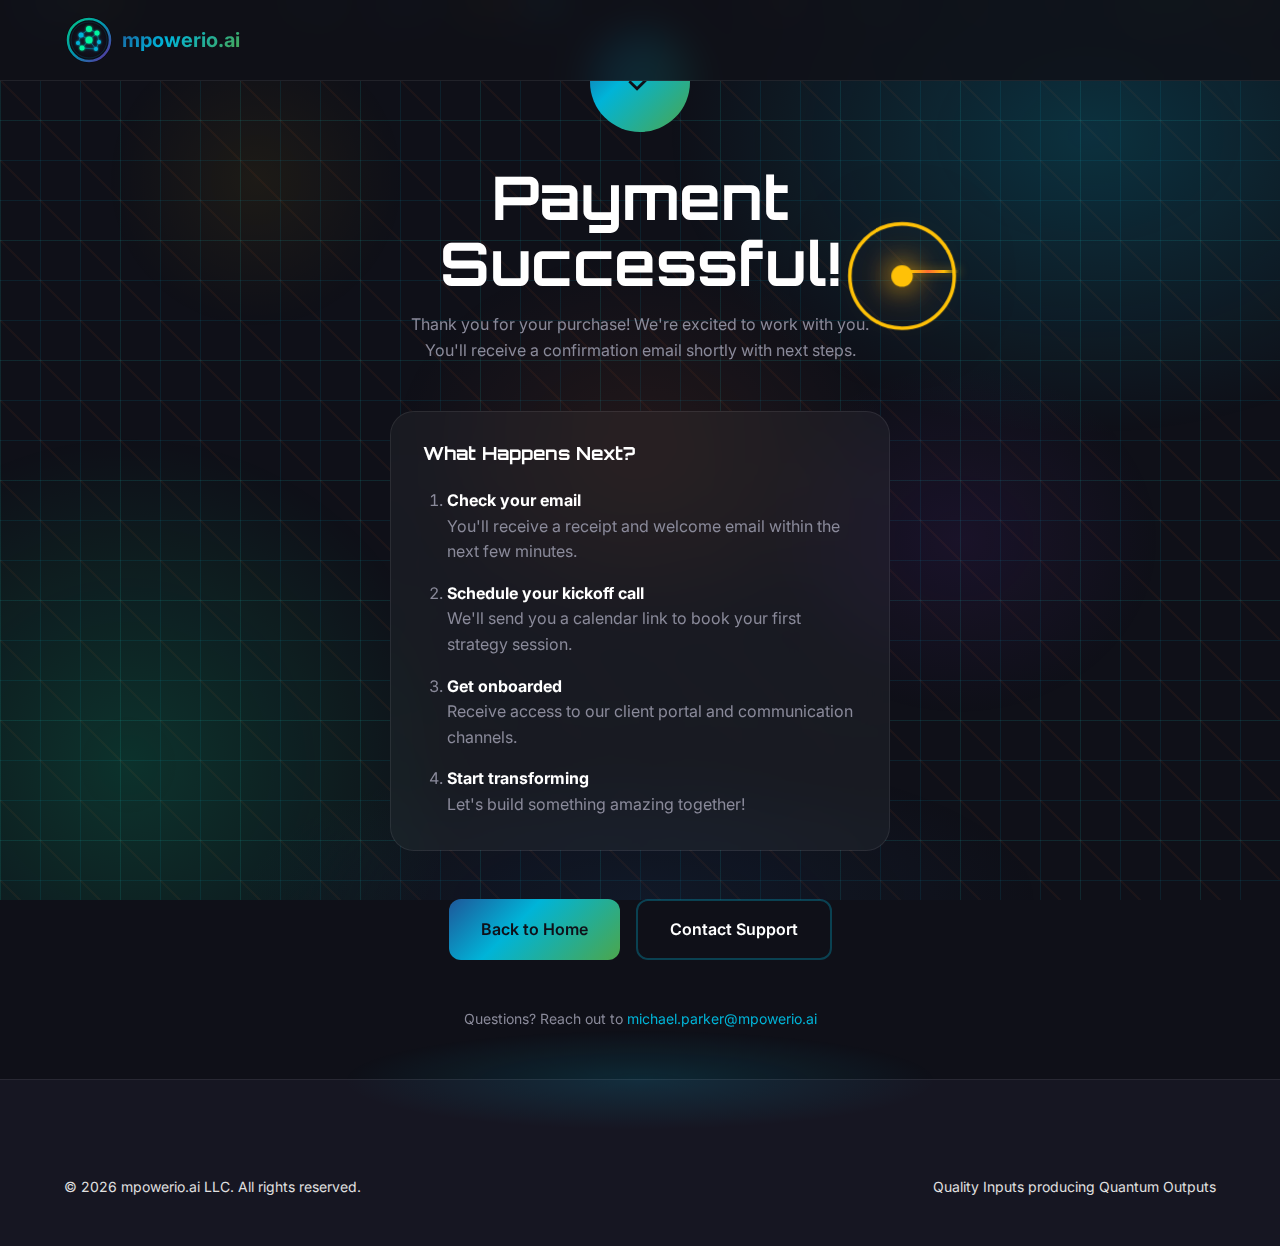
<file: success.html>
<!DOCTYPE html>
<html lang="en">
<head>
  <meta charset="UTF-8">
  <meta name="viewport" content="width=device-width, initial-scale=1.0">
  <meta name="description" content="Payment Successful - mpowerio.ai">
  <title>Payment Successful | mpowerio.ai</title>
  <link rel="preconnect" href="https://fonts.googleapis.com">
  <link rel="preconnect" href="https://fonts.gstatic.com" crossorigin>
  <link href="https://fonts.googleapis.com/css2?family=Orbitron:wght@400;500;600;700;800;900&family=Inter:wght@400;500;600;700&display=swap" rel="stylesheet">
  <link rel="stylesheet" href="css/design-system.css">
</head>
<body>
  <!-- Header (Logo Only) -->
  <header class="header">
    <div class="container header__inner">
      <a href="index.html" class="logo">
        <div class="logo-animated">
          <svg viewBox="0 0 50 50" xmlns="http://www.w3.org/2000/svg">
            <defs>
              <linearGradient id="logoRingGradient" x1="0%" y1="0%" x2="100%" y2="100%">
                <stop offset="0%" stop-color="#00f5a0"/>
                <stop offset="50%" stop-color="#00b4d8"/>
                <stop offset="100%" stop-color="#7b2cbf"/>
              </linearGradient>
              <radialGradient id="bgGradient" cx="50%" cy="50%" r="50%">
                <stop offset="0%" stop-color="#1a1a2e"/>
                <stop offset="100%" stop-color="#0a0a0f"/>
              </radialGradient>
              <filter id="glow" x="-50%" y="-50%" width="200%" height="200%">
                <feGaussianBlur stdDeviation="1" result="coloredBlur"/>
                <feMerge><feMergeNode in="coloredBlur"/><feMergeNode in="SourceGraphic"/></feMerge>
              </filter>
            </defs>
            <circle cx="25" cy="25" r="23" fill="url(#bgGradient)"/>
            <circle class="glow-ring" cx="25" cy="25" r="21" fill="none" stroke="url(#logoRingGradient)" stroke-width="2.5" opacity="0.8"/>
            <circle cx="25" cy="25" r="18" fill="none" stroke="#00b4d8" stroke-width="0.5" opacity="0.3"/>
            <g stroke="#00b4d8" stroke-width="0.8" opacity="0.6" filter="url(#glow)">
              <line x1="25" y1="14" x2="17" y2="20"/><line x1="25" y1="14" x2="33" y2="18"/>
              <line x1="17" y1="20" x2="14" y2="28"/><line x1="17" y1="20" x2="25" y2="25"/>
              <line x1="33" y1="18" x2="25" y2="25"/><line x1="33" y1="18" x2="35" y2="27"/>
              <line x1="25" y1="25" x2="18" y2="33"/><line x1="25" y1="25" x2="32" y2="34"/>
              <line x1="14" y1="28" x2="18" y2="33"/><line x1="35" y1="27" x2="32" y2="34"/>
              <line x1="18" y1="33" x2="32" y2="34"/>
            </g>
            <g filter="url(#glow)">
              <circle class="node node-1" cx="25" cy="14" r="3" fill="#00f5a0"/>
              <circle class="node node-2" cx="17" cy="20" r="2.5" fill="#00b4d8"/>
              <circle class="node node-3" cx="33" cy="18" r="2.5" fill="#00f5a0"/>
              <circle class="node node-4" cx="25" cy="25" r="3.5" fill="#00f5a0"/>
              <circle class="node node-5" cx="14" cy="28" r="2" fill="#00b4d8"/>
              <circle class="node node-6" cx="35" cy="27" r="2" fill="#00b4d8"/>
              <circle class="node node-7" cx="18" cy="33" r="2.5" fill="#00f5a0"/>
              <circle class="node node-8" cx="32" cy="34" r="2" fill="#00b4d8"/>
            </g>
          </svg>
        </div>
        <span>mpowerio.ai</span>
      </a>
    </div>
  </header>

  <!-- Success Page -->
  <section class="success-page">
    <div class="success-content">
      <div class="success-icon">
        &#10003;
      </div>
      <h1 class="success-title">Payment Successful!</h1>
      <p class="success-text">
        Thank you for your purchase! We're excited to work with you.
        You'll receive a confirmation email shortly with next steps.
      </p>

      <div class="success-card">
        <h3 style="margin-bottom: var(--space-lg); font-size: var(--text-lg);">What Happens Next?</h3>
        <ol style="color: var(--text-muted); padding-left: var(--space-lg); list-style: decimal;">
          <li style="margin-bottom: var(--space-md);">
            <strong style="color: var(--text-primary);">Check your email</strong><br>
            You'll receive a receipt and welcome email within the next few minutes.
          </li>
          <li style="margin-bottom: var(--space-md);">
            <strong style="color: var(--text-primary);">Schedule your kickoff call</strong><br>
            We'll send you a calendar link to book your first strategy session.
          </li>
          <li style="margin-bottom: var(--space-md);">
            <strong style="color: var(--text-primary);">Get onboarded</strong><br>
            Receive access to our client portal and communication channels.
          </li>
          <li>
            <strong style="color: var(--text-primary);">Start transforming</strong><br>
            Let's build something amazing together!
          </li>
        </ol>
      </div>

      <div style="display: flex; gap: var(--space-md); justify-content: center; flex-wrap: wrap;">
        <a href="index.html" class="btn btn--primary">Back to Home</a>
        <a href="contact.html" class="btn btn--secondary">Contact Support</a>
      </div>

      <p style="margin-top: var(--space-2xl); font-size: var(--text-sm); color: var(--text-muted);">
        Questions? Reach out to <a href="mailto:michael.parker@mpowerio.ai" style="color: var(--accent-cyan);">michael.parker@mpowerio.ai</a>
      </p>
    </div>
  </section>

  <!-- Confetti Animation -->
  <style>
    @keyframes confetti-fall {
      0% { transform: translateY(-100vh) rotate(0deg); opacity: 1; }
      100% { transform: translateY(100vh) rotate(720deg); opacity: 0; }
    }
    .confetti {
      position: fixed;
      top: 0;
      width: 10px;
      height: 10px;
      animation: confetti-fall 4s linear forwards;
      pointer-events: none;
      z-index: 10;
    }
  </style>
  <script>
    // Simple confetti effect
    function createConfetti() {
      const colors = ['#1e5799', '#00b4d8', '#4ca64c', '#00f5a0', '#ff6b35', '#ffc107'];
      for (let i = 0; i < 50; i++) {
        setTimeout(() => {
          const confetti = document.createElement('div');
          confetti.className = 'confetti';
          confetti.style.left = Math.random() * 100 + 'vw';
          confetti.style.background = colors[Math.floor(Math.random() * colors.length)];
          confetti.style.borderRadius = Math.random() > 0.5 ? '50%' : '0';
          confetti.style.animationDuration = (3 + Math.random() * 2) + 's';
          document.body.appendChild(confetti);
          setTimeout(() => confetti.remove(), 5000);
        }, i * 50);
      }
    }
    createConfetti();
  </script>

  <!-- Footer -->
  <footer class="footer" style="position: relative; z-index: 2;">
    <div class="container">
      <div class="footer__bottom" style="border: none; padding-top: 0;">
        <p>&copy; 2026 mpowerio.ai LLC. All rights reserved.</p>
        <p>Quality Inputs producing Quantum Outputs</p>
      </div>
    </div>
  </footer>

  <script src="js/site.js"></script>
</body>
</html>
</file>
<file: css/design-system.css>
/* ==========================================================================
   mpowerio.ai v3.0 — Design System
   "Quality Inputs producing Quantum Outputs"
   ========================================================================== */

/* --------------------------------------------------------------------------
   CSS Custom Properties (Design Tokens)
   -------------------------------------------------------------------------- */
:root {
  /* Dark Immersive Base */
  --bg-primary: #0f1018;
  --bg-secondary: #161622;
  --bg-tertiary: #1e1e30;
  --bg-card: rgba(255, 255, 255, 0.04);
  --bg-card-hover: rgba(255, 255, 255, 0.08);

  /* Vibrant Accents */
  --tech-blue: #1e5799;
  --tech-blue-light: #4a90d9;
  --accent-cyan: #00b4d8;
  --accent-cyan-glow: rgba(0, 180, 216, 0.6);
  --nature-green: #4ca64c;
  --accent-mint: #00f5a0;
  --accent-mint-glow: rgba(0, 245, 160, 0.6);
  --accent-orange: #ff6b35;
  --accent-orange-glow: rgba(255, 107, 53, 0.5);
  --accent-gold: #ffc107;
  --accent-gold-glow: rgba(255, 193, 7, 0.5);
  --accent-purple: #7b2cbf;
  --accent-purple-glow: rgba(123, 44, 191, 0.5);

  /* Gradients */
  --gradient-primary: linear-gradient(135deg, #1e5799 0%, #00b4d8 40%, #4ca64c 100%);
  --gradient-spark: linear-gradient(135deg, #ff6b35 0%, #ffc107 50%, #00f5a0 100%);
  --gradient-purple: linear-gradient(135deg, #7b2cbf 0%, #00b4d8 100%);
  --gradient-card: linear-gradient(135deg, rgba(0, 180, 216, 0.1) 0%, rgba(0, 245, 160, 0.05) 100%);

  /* Text */
  --text-primary: #ffffff;
  --text-secondary: #e0e0e0;
  --text-muted: #8a8a9a;

  /* Borders */
  --border-subtle: rgba(255, 255, 255, 0.08);
  --border-accent: rgba(0, 180, 216, 0.3);

  /* Shadows */
  --shadow-glow-cyan: 0 0 30px var(--accent-cyan-glow);
  --shadow-glow-mint: 0 0 30px var(--accent-mint-glow);
  --shadow-glow-spark: 0 0 40px var(--accent-orange-glow), 0 0 80px var(--accent-gold-glow);

  /* Spacing */
  --space-xs: 0.25rem;
  --space-sm: 0.5rem;
  --space-md: 1rem;
  --space-lg: 1.5rem;
  --space-xl: 2rem;
  --space-2xl: 3rem;
  --space-3xl: 4rem;
  --space-4xl: 6rem;
  --space-5xl: 8rem;

  /* Typography */
  --font-display: 'Orbitron', monospace;
  --font-sans: 'Inter', -apple-system, BlinkMacSystemFont, 'Segoe UI', Roboto, sans-serif;

  --text-xs: 0.75rem;
  --text-sm: 0.875rem;
  --text-base: 1rem;
  --text-lg: 1.125rem;
  --text-xl: 1.25rem;
  --text-2xl: 1.5rem;
  --text-3xl: 1.875rem;
  --text-4xl: 2.25rem;
  --text-5xl: 3rem;
  --text-6xl: 3.75rem;
  --text-7xl: 4.5rem;

  /* Borders & Radius */
  --radius-sm: 0.375rem;
  --radius-md: 0.5rem;
  --radius-lg: 0.75rem;
  --radius-xl: 1rem;
  --radius-2xl: 1.5rem;
  --radius-full: 9999px;

  /* Transitions */
  --transition-fast: 150ms ease;
  --transition-base: 250ms ease;
  --transition-slow: 400ms ease;

  /* Container */
  --container-max: 1200px;
  --container-narrow: 800px;
}

/* --------------------------------------------------------------------------
   Reset & Base
   -------------------------------------------------------------------------- */
*, *::before, *::after { box-sizing: border-box; }
* { margin: 0; padding: 0; }
html { scroll-behavior: smooth; -webkit-text-size-adjust: 100%; }

body {
  font-family: var(--font-sans);
  font-size: var(--text-base);
  line-height: 1.6;
  color: var(--text-primary);
  background: var(--bg-primary);
  -webkit-font-smoothing: antialiased;
  -moz-osx-font-smoothing: grayscale;
  overflow-x: hidden;
  position: relative;
}

img, picture, video, canvas, svg { display: block; max-width: 100%; }
input, button, textarea, select { font: inherit; }
a { color: inherit; text-decoration: none; }
ul, ol { list-style: none; }

/* --------------------------------------------------------------------------
   Synapse Grid Background
   -------------------------------------------------------------------------- */
body::before {
  content: '';
  position: fixed;
  top: 0; left: 0; right: 0; bottom: 0;
  background-image:
    linear-gradient(rgba(0, 180, 216, 0.10) 1px, transparent 1px),
    linear-gradient(90deg, rgba(0, 180, 216, 0.10) 1px, transparent 1px),
    linear-gradient(rgba(76, 166, 76, 0.06) 1px, transparent 1px),
    linear-gradient(90deg, rgba(76, 166, 76, 0.06) 1px, transparent 1px),
    linear-gradient(45deg, transparent 49%, rgba(255, 107, 53, 0.05) 49%, rgba(255, 107, 53, 0.05) 51%, transparent 51%);
  background-size: 40px 40px, 40px 40px, 120px 120px, 120px 120px, 80px 80px;
  pointer-events: none;
  z-index: 0;
}

/* --------------------------------------------------------------------------
   Ambient Orbs
   -------------------------------------------------------------------------- */
body::after {
  content: '';
  position: fixed;
  top: 0; left: 0; width: 100%; height: 100%;
  background:
    radial-gradient(ellipse 700px 500px at 85% 15%, rgba(0, 180, 216, 0.20) 0%, transparent 60%),
    radial-gradient(ellipse 600px 600px at 10% 85%, rgba(0, 245, 160, 0.15) 0%, transparent 55%),
    radial-gradient(ellipse 500px 400px at 50% 50%, rgba(255, 107, 53, 0.08) 0%, transparent 50%),
    radial-gradient(ellipse 400px 350px at 75% 60%, rgba(123, 44, 191, 0.10) 0%, transparent 50%),
    radial-gradient(ellipse 800px 300px at 50% 100%, rgba(30, 87, 153, 0.12) 0%, transparent 50%),
    radial-gradient(ellipse 300px 300px at 20% 20%, rgba(255, 193, 7, 0.06) 0%, transparent 50%);
  pointer-events: none;
  z-index: 0;
  animation: orb-drift 25s ease-in-out infinite;
}

@keyframes orb-drift {
  0%, 100% { transform: translate(0, 0) scale(1); }
  25% { transform: translate(15px, -20px) scale(1.02); }
  50% { transform: translate(-10px, 10px) scale(0.98); }
  75% { transform: translate(20px, 15px) scale(1.01); }
}

/* --------------------------------------------------------------------------
   Typography
   -------------------------------------------------------------------------- */
h1, h2, h3 {
  font-family: var(--font-display);
  line-height: 1.1;
  font-weight: 700;
  color: var(--text-primary);
}

h4, h5, h6 {
  line-height: 1.2;
  font-weight: 600;
  color: var(--text-primary);
}

h1 { font-size: var(--text-6xl); }
h2 { font-size: var(--text-4xl); }
h3 { font-size: var(--text-2xl); }
h4 { font-size: var(--text-xl); }

p {
  margin-bottom: var(--space-md);
  color: var(--text-secondary);
}

.text-gradient {
  background: var(--gradient-primary);
  -webkit-background-clip: text;
  -webkit-text-fill-color: transparent;
  background-clip: text;
}

.text-spark {
  background: var(--gradient-spark);
  -webkit-background-clip: text;
  -webkit-text-fill-color: transparent;
  background-clip: text;
}

.stat-number {
  font-family: var(--font-display);
  font-weight: 900;
}

/* --------------------------------------------------------------------------
   Layout
   -------------------------------------------------------------------------- */
.container {
  width: 100%;
  max-width: var(--container-max);
  margin: 0 auto;
  padding: 0 var(--space-lg);
  position: relative;
  z-index: 2;
}

.container--narrow {
  max-width: var(--container-narrow);
}

.section {
  padding: var(--space-5xl) 0;
  position: relative;
  z-index: 2;
}

.grid {
  display: grid;
  gap: var(--space-xl);
}

.grid--2 { grid-template-columns: repeat(2, 1fr); }
.grid--3 { grid-template-columns: repeat(3, 1fr); }
.grid--4 { grid-template-columns: repeat(4, 1fr); }

@media (max-width: 968px) {
  .grid--3, .grid--4 { grid-template-columns: repeat(2, 1fr); }
}

@media (max-width: 640px) {
  .grid--2, .grid--3, .grid--4 { grid-template-columns: 1fr; }
}

/* --------------------------------------------------------------------------
   Header & Navigation
   -------------------------------------------------------------------------- */
.header {
  position: fixed;
  top: 0; left: 0; right: 0;
  z-index: 1000;
  background: rgba(15, 16, 24, 0.85);
  backdrop-filter: blur(20px);
  border-bottom: 1px solid var(--border-subtle);
  transition: background var(--transition-base);
}

.header--scrolled {
  background: rgba(15, 16, 24, 0.95);
  border-bottom-color: rgba(0, 180, 216, 0.2);
}

.header__inner {
  display: flex;
  align-items: center;
  justify-content: space-between;
  height: 80px;
}

.logo {
  display: flex;
  align-items: center;
  gap: var(--space-sm);
  font-weight: 700;
  font-size: var(--text-xl);
  text-decoration: none;
}

.logo span {
  background: var(--gradient-primary);
  -webkit-background-clip: text;
  -webkit-text-fill-color: transparent;
  background-clip: text;
}

/* Animated Neural Network Logo */
.logo-animated {
  position: relative;
  width: 50px;
  height: 50px;
  flex-shrink: 0;
}

.logo-animated svg {
  width: 100%;
  height: 100%;
  overflow: visible;
}

.logo-animated .node { transform-origin: center; }
.logo-animated .node-1 { animation: node-pulse 3s ease-in-out infinite, node-shift-1 8s ease-in-out infinite; }
.logo-animated .node-2 { animation: node-pulse 3s ease-in-out infinite 0.3s, node-shift-2 7s ease-in-out infinite; }
.logo-animated .node-3 { animation: node-pulse 3s ease-in-out infinite 0.6s, node-shift-3 9s ease-in-out infinite; }
.logo-animated .node-4 { animation: node-pulse-center 4s ease-in-out infinite, node-color-shift 6s ease-in-out infinite; }
.logo-animated .node-5 { animation: node-pulse 3s ease-in-out infinite 0.9s, node-shift-4 8s ease-in-out infinite reverse; }
.logo-animated .node-6 { animation: node-pulse 3s ease-in-out infinite 1.2s, node-shift-5 7s ease-in-out infinite reverse; }
.logo-animated .node-7 { animation: node-pulse 3s ease-in-out infinite 1.5s, node-shift-6 9s ease-in-out infinite; }
.logo-animated .node-8 { animation: node-pulse 3s ease-in-out infinite 1.8s, node-shift-7 8s ease-in-out infinite reverse; }
.logo-animated .glow-ring { animation: ring-glow 3s ease-in-out infinite, logo-glow 3s ease-in-out infinite; }

@keyframes node-pulse {
  0%, 100% { transform: scale(1); opacity: 0.9; }
  50% { transform: scale(1.2); opacity: 1; }
}

@keyframes node-pulse-center {
  0%, 100% { transform: scale(1); opacity: 1; }
  50% { transform: scale(1.15); opacity: 0.85; }
}

@keyframes node-shift-1 {
  0%, 100% { transform: translate(0, 0) scale(1); }
  25% { transform: translate(1px, 1px) scale(1.1); }
  50% { transform: translate(-1px, 0.5px) scale(0.95); }
  75% { transform: translate(0.5px, -1px) scale(1.05); }
}

@keyframes node-shift-2 {
  0%, 100% { transform: translate(0, 0) scale(1); }
  33% { transform: translate(-1px, 1px) scale(1.15); }
  66% { transform: translate(1px, -0.5px) scale(0.9); }
}

@keyframes node-shift-3 {
  0%, 100% { transform: translate(0, 0) scale(1); }
  25% { transform: translate(0.5px, -1px) scale(1.1); }
  50% { transform: translate(-0.5px, 1px) scale(1); }
  75% { transform: translate(1px, 0.5px) scale(1.2); }
}

@keyframes node-shift-4 {
  0%, 100% { transform: translate(0, 0) scale(1); }
  50% { transform: translate(-1px, -1px) scale(1.1); }
}

@keyframes node-shift-5 {
  0%, 100% { transform: translate(0, 0) scale(1); }
  33% { transform: translate(1px, -1px) scale(1.15); }
  66% { transform: translate(-0.5px, 0.5px) scale(0.95); }
}

@keyframes node-shift-6 {
  0%, 100% { transform: translate(0, 0) scale(1); }
  25% { transform: translate(-0.5px, -1px) scale(1.05); }
  75% { transform: translate(0.5px, 1px) scale(1.1); }
}

@keyframes node-shift-7 {
  0%, 100% { transform: translate(0, 0) scale(1); }
  50% { transform: translate(1px, -0.5px) scale(1.15); }
}

@keyframes node-color-shift {
  0%, 100% { fill: #00f5a0; }
  25% { fill: #00b4d8; }
  50% { fill: #ff6b35; }
  75% { fill: #7b2cbf; }
}

@keyframes ring-glow {
  0%, 100% { opacity: 0.8; stroke-width: 2.5; }
  50% { opacity: 1; stroke-width: 3; }
}

@keyframes logo-glow {
  0%, 100% { filter: drop-shadow(0 0 3px var(--accent-cyan-glow)); opacity: 0.6; }
  50% { filter: drop-shadow(0 0 8px var(--accent-mint-glow)); opacity: 0.9; }
}

/* Navigation */
.nav {
  display: flex;
  align-items: center;
  gap: var(--space-lg);
}

.nav__link {
  font-weight: 500;
  color: var(--text-muted);
  text-decoration: none;
  transition: color var(--transition-fast);
  position: relative;
}

.nav__link::after {
  content: '';
  position: absolute;
  bottom: -4px;
  left: 0;
  width: 0;
  height: 2px;
  background: var(--gradient-primary);
  transition: width var(--transition-base);
}

.nav__link:hover,
.nav__link--active {
  color: var(--text-primary);
}

.nav__link:hover::after,
.nav__link--active::after {
  width: 100%;
}

/* Mobile Hamburger */
.nav-toggle {
  display: none;
  flex-direction: column;
  justify-content: center;
  gap: 5px;
  width: 32px;
  height: 32px;
  background: transparent;
  border: none;
  cursor: pointer;
  padding: 4px;
  z-index: 1001;
}

.nav-toggle span {
  display: block;
  width: 100%;
  height: 2px;
  background: var(--text-primary);
  border-radius: 2px;
  transition: all 0.3s ease;
}

.nav-toggle.active span:nth-child(1) { transform: rotate(45deg) translate(5px, 5px); }
.nav-toggle.active span:nth-child(2) { opacity: 0; }
.nav-toggle.active span:nth-child(3) { transform: rotate(-45deg) translate(5px, -5px); }

@media (max-width: 768px) {
  .nav-toggle { display: flex; }

  .nav {
    position: fixed;
    top: 0;
    right: -100%;
    width: 280px;
    height: 100vh;
    background: var(--bg-secondary);
    flex-direction: column;
    padding: 100px var(--space-xl) var(--space-xl);
    gap: var(--space-lg);
    transition: right 0.3s ease;
    border-left: 1px solid var(--border-subtle);
  }

  .nav--open { right: 0; }

  .nav__link {
    font-size: var(--text-lg);
    padding: var(--space-sm) 0;
  }

  .nav .btn {
    width: 100%;
    margin-top: var(--space-md);
  }
}

/* --------------------------------------------------------------------------
   Buttons
   -------------------------------------------------------------------------- */
.btn {
  display: inline-flex;
  align-items: center;
  justify-content: center;
  gap: var(--space-sm);
  padding: var(--space-md) var(--space-xl);
  font-family: var(--font-sans);
  font-weight: 600;
  font-size: var(--text-base);
  border-radius: var(--radius-lg);
  border: none;
  cursor: pointer;
  transition: all var(--transition-base);
  text-decoration: none;
  position: relative;
  overflow: hidden;
}

.btn::before {
  content: '';
  position: absolute;
  top: 0; left: -100%;
  width: 100%; height: 100%;
  background: linear-gradient(90deg, transparent, rgba(255,255,255,0.3), transparent);
  transition: left 0.5s ease;
}

.btn:hover::before { left: 100%; }

.btn--primary {
  background: var(--gradient-primary);
  color: var(--bg-primary);
}

.btn--primary:hover {
  transform: translateY(-2px);
  box-shadow: var(--shadow-glow-cyan);
}

.btn--spark {
  background: var(--gradient-spark);
  color: var(--bg-primary);
}

.btn--spark:hover {
  transform: translateY(-2px);
  box-shadow: var(--shadow-glow-spark);
}

.btn--secondary {
  background: transparent;
  color: var(--text-primary);
  border: 2px solid var(--border-accent);
}

.btn--secondary:hover {
  background: rgba(0, 180, 216, 0.1);
  border-color: var(--accent-cyan);
  box-shadow: var(--shadow-glow-cyan);
}

.btn--ghost {
  background: transparent;
  color: var(--accent-cyan);
  padding: var(--space-sm) var(--space-md);
}

.btn--ghost:hover { color: var(--accent-mint); }

.btn--large {
  padding: var(--space-lg) var(--space-2xl);
  font-size: var(--text-lg);
  border-radius: var(--radius-xl);
}

.btn--small {
  padding: var(--space-sm) var(--space-md);
  font-size: var(--text-sm);
}

.btn--full { width: 100%; }

/* --------------------------------------------------------------------------
   Glassmorphism Cards
   -------------------------------------------------------------------------- */
.card {
  background: var(--bg-card);
  border: 1px solid var(--border-subtle);
  border-radius: var(--radius-xl);
  padding: var(--space-xl);
  backdrop-filter: blur(20px);
  transition: all var(--transition-base);
  position: relative;
  overflow: hidden;
}

.card::before {
  content: '';
  position: absolute;
  inset: 0;
  background: var(--gradient-card);
  opacity: 0;
  transition: opacity var(--transition-base);
}

.card:hover {
  transform: translateY(-4px);
  border-color: var(--border-accent);
  box-shadow: var(--shadow-glow-cyan);
}

.card:hover::before { opacity: 1; }

.card__icon {
  width: 56px;
  height: 56px;
  display: flex;
  align-items: center;
  justify-content: center;
  border-radius: var(--radius-lg);
  margin-bottom: var(--space-lg);
  position: relative;
  z-index: 1;
}

.card__icon--cyan { background: linear-gradient(135deg, rgba(0, 180, 216, 0.2) 0%, rgba(0, 180, 216, 0.1) 100%); color: var(--accent-cyan); }
.card__icon--mint { background: linear-gradient(135deg, rgba(0, 245, 160, 0.2) 0%, rgba(0, 245, 160, 0.1) 100%); color: var(--accent-mint); }
.card__icon--purple { background: linear-gradient(135deg, rgba(123, 44, 191, 0.2) 0%, rgba(123, 44, 191, 0.1) 100%); color: var(--accent-purple); }
.card__icon--spark { background: linear-gradient(135deg, rgba(255, 107, 53, 0.2) 0%, rgba(255, 193, 7, 0.1) 100%); color: var(--accent-orange); }

.card__content { position: relative; z-index: 1; }

.card__title {
  font-family: var(--font-sans);
  font-size: var(--text-xl);
  font-weight: 600;
  margin-bottom: var(--space-sm);
}

.card__text {
  color: var(--text-muted);
  margin-bottom: 0;
  font-size: var(--text-base);
}

/* --------------------------------------------------------------------------
   Product Cards
   -------------------------------------------------------------------------- */
.product-card {
  background: var(--bg-card);
  border: 1px solid var(--border-subtle);
  border-radius: var(--radius-2xl);
  padding: var(--space-2xl);
  backdrop-filter: blur(20px);
  transition: all var(--transition-base);
  position: relative;
  overflow: hidden;
  display: flex;
  flex-direction: column;
}

.product-card::before {
  content: '';
  position: absolute;
  top: 0; left: -100%;
  width: 100%; height: 100%;
  background: linear-gradient(90deg, transparent, rgba(255,255,255,0.08), transparent);
  transition: left 0.6s ease;
}

.product-card:hover {
  transform: translateY(-8px) scale(1.02);
  border-color: var(--border-accent);
  box-shadow: var(--shadow-glow-cyan);
}

.product-card:hover::before { left: 100%; }

.product-card__icon {
  width: 72px; height: 72px;
  display: flex;
  align-items: center;
  justify-content: center;
  border-radius: var(--radius-xl);
  margin-bottom: var(--space-xl);
}

.product-card__title {
  font-family: var(--font-display);
  font-size: var(--text-2xl);
  margin-bottom: var(--space-sm);
}

.product-card__text {
  color: var(--text-muted);
  margin-bottom: var(--space-lg);
  flex: 1;
}

.product-card__price {
  font-size: var(--text-sm);
  color: var(--accent-cyan);
  font-weight: 600;
  margin-bottom: var(--space-lg);
}

/* --------------------------------------------------------------------------
   Pricing Cards (3-tier)
   -------------------------------------------------------------------------- */
.pricing-card {
  background: var(--bg-card);
  border: 1px solid var(--border-subtle);
  border-radius: var(--radius-2xl);
  padding: var(--space-2xl);
  backdrop-filter: blur(20px);
  transition: all var(--transition-base);
  display: flex;
  flex-direction: column;
  position: relative;
  overflow: hidden;
}

.pricing-card--featured {
  border-color: var(--accent-cyan);
  background: linear-gradient(135deg, rgba(0, 180, 216, 0.05) 0%, rgba(0, 245, 160, 0.02) 100%);
}

.pricing-card--featured::before {
  content: '';
  position: absolute;
  top: 0; left: 0; right: 0;
  height: 3px;
  background: var(--gradient-primary);
}

.pricing-card:hover {
  transform: translateY(-8px);
  border-color: var(--border-accent);
  box-shadow: var(--shadow-glow-cyan);
}

.pricing-card__badge {
  position: absolute;
  top: var(--space-lg);
  right: var(--space-lg);
  padding: var(--space-xs) var(--space-md);
  background: var(--gradient-primary);
  color: var(--bg-primary);
  font-size: var(--text-xs);
  font-weight: 700;
  text-transform: uppercase;
  letter-spacing: 0.05em;
  border-radius: var(--radius-full);
}

.pricing-card__name {
  font-family: var(--font-display);
  font-size: var(--text-lg);
  font-weight: 600;
  text-transform: uppercase;
  letter-spacing: 0.1em;
  color: var(--text-muted);
  margin-bottom: var(--space-sm);
}

.pricing-card__price {
  font-family: var(--font-display);
  font-size: var(--text-5xl);
  font-weight: 700;
  margin-bottom: var(--space-xs);
  background: var(--gradient-primary);
  -webkit-background-clip: text;
  -webkit-text-fill-color: transparent;
  background-clip: text;
}

.pricing-card__period {
  font-size: var(--text-sm);
  color: var(--text-muted);
  margin-bottom: var(--space-lg);
}

.pricing-card__desc {
  color: var(--text-secondary);
  margin-bottom: var(--space-xl);
  padding-bottom: var(--space-xl);
  border-bottom: 1px solid var(--border-subtle);
}

.pricing-card__features {
  flex: 1;
  margin-bottom: var(--space-xl);
}

.pricing-card__feature {
  display: flex;
  align-items: flex-start;
  gap: var(--space-sm);
  margin-bottom: var(--space-md);
  color: var(--text-secondary);
}

.pricing-card__feature svg {
  width: 20px;
  height: 20px;
  color: var(--accent-mint);
  flex-shrink: 0;
  margin-top: 2px;
}

/* --------------------------------------------------------------------------
   Section Headers
   -------------------------------------------------------------------------- */
.section-header {
  text-align: center;
  max-width: 700px;
  margin: 0 auto var(--space-4xl);
}

.section-header__label {
  display: inline-flex;
  align-items: center;
  gap: var(--space-sm);
  padding: var(--space-xs) var(--space-md);
  background: var(--bg-card);
  border: 1px solid var(--border-accent);
  border-radius: var(--radius-full);
  font-size: var(--text-sm);
  font-weight: 500;
  color: var(--accent-cyan);
  margin-bottom: var(--space-lg);
  backdrop-filter: blur(10px);
}

.section-header__title {
  margin-bottom: var(--space-md);
}

.section-header__text {
  color: var(--text-muted);
  font-size: var(--text-lg);
  margin-bottom: 0;
}

/* --------------------------------------------------------------------------
   Hero Section
   -------------------------------------------------------------------------- */
.hero {
  min-height: 100vh;
  display: flex;
  align-items: center;
  padding-top: 80px;
  position: relative;
  z-index: 2;
}

.hero::before {
  content: '';
  position: absolute;
  top: -10%; right: -5%;
  width: 800px; height: 800px;
  background: radial-gradient(circle, var(--accent-cyan-glow) 0%, rgba(0, 180, 216, 0.25) 30%, transparent 60%);
  filter: blur(40px);
  pointer-events: none;
  animation: hero-orb-1 12s ease-in-out infinite;
  z-index: 0;
}

.hero::after {
  content: '';
  position: absolute;
  bottom: -15%; left: -10%;
  width: 700px; height: 700px;
  background: radial-gradient(circle, var(--accent-mint-glow) 0%, rgba(0, 245, 160, 0.20) 30%, transparent 60%);
  filter: blur(40px);
  pointer-events: none;
  animation: hero-orb-2 15s ease-in-out infinite;
  z-index: 0;
}

@keyframes hero-orb-1 {
  0%, 100% { transform: translate(0, 0) scale(1); }
  33% { transform: translate(-30px, 20px) scale(1.05); }
  66% { transform: translate(20px, -30px) scale(0.95); }
}

@keyframes hero-orb-2 {
  0%, 100% { transform: translate(0, 0) scale(1); }
  50% { transform: translate(40px, -20px) scale(1.08); }
}

.hero__inner {
  display: grid;
  grid-template-columns: 1fr 1fr;
  gap: var(--space-3xl);
  align-items: center;
  position: relative;
  z-index: 2;
}

.hero__tagline {
  display: inline-flex;
  align-items: center;
  gap: var(--space-sm);
  padding: var(--space-sm) var(--space-md);
  background: var(--bg-card);
  border: 1px solid var(--border-accent);
  border-radius: var(--radius-full);
  font-size: var(--text-sm);
  font-weight: 500;
  color: var(--accent-cyan);
  margin-bottom: var(--space-xl);
  backdrop-filter: blur(10px);
}

.hero__tagline::before {
  content: '';
  width: 8px; height: 8px;
  background: var(--accent-mint);
  border-radius: 50%;
  animation: pulse 2s ease-in-out infinite;
}

@keyframes pulse {
  0%, 100% { opacity: 1; transform: scale(1); }
  50% { opacity: 0.5; transform: scale(1.2); }
}

.hero__title {
  font-size: var(--text-7xl);
  margin-bottom: var(--space-lg);
  line-height: 1;
  letter-spacing: -0.02em;
}

.hero__subtitle {
  font-size: var(--text-xl);
  color: var(--text-muted);
  margin-bottom: var(--space-2xl);
  line-height: 1.6;
}

.hero__cta {
  display: flex;
  gap: var(--space-md);
  flex-wrap: wrap;
}

/* AI Widget - Spark Focus Zone */
.hero__widget {
  width: 100%;
  max-width: 420px;
  background: var(--bg-card);
  border: 1px solid var(--border-accent);
  border-radius: var(--radius-2xl);
  backdrop-filter: blur(20px);
  position: relative;
  overflow: visible;
}

.hero__widget::before {
  content: '';
  position: absolute;
  inset: -3px;
  background: linear-gradient(135deg, var(--accent-cyan), var(--accent-orange), var(--accent-mint));
  border-radius: calc(var(--radius-2xl) + 3px);
  z-index: -1;
  opacity: 0.6;
  filter: blur(15px);
  animation: widget-glow 4s ease-in-out infinite;
}

@keyframes widget-glow {
  0%, 100% { opacity: 0.4; filter: blur(15px); }
  50% { opacity: 0.7; filter: blur(25px); }
}

.hero__widget-header {
  padding: var(--space-lg);
  border-bottom: 1px solid var(--border-subtle);
}

.hero__widget-badge {
  display: inline-flex;
  align-items: center;
  gap: var(--space-xs);
  padding: var(--space-xs) var(--space-sm);
  background: linear-gradient(135deg, var(--accent-orange), var(--accent-gold));
  color: var(--bg-primary);
  font-size: 0.7rem;
  font-weight: 700;
  text-transform: uppercase;
  letter-spacing: 0.05em;
  border-radius: var(--radius-full);
  margin-bottom: var(--space-sm);
}

.hero__widget-badge::before {
  content: '';
  width: 6px; height: 6px;
  background: var(--bg-primary);
  border-radius: 50%;
  animation: pulse 1.5s ease-in-out infinite;
}

.hero__widget-text {
  font-size: var(--text-lg);
  font-weight: 600;
  margin-bottom: var(--space-xs);
}

.hero__widget-subtext {
  font-size: var(--text-sm);
  color: var(--text-muted);
  margin-bottom: 0;
}

.hero__widget-embed {
  padding: var(--space-lg);
  min-height: 280px;
  display: flex;
  align-items: center;
  justify-content: center;
}

.hero__widget-embed elevenlabs-convai {
  width: 100%;
  min-height: 250px;
  display: block;
}

/* Soundwave Visualization */
.widget-soundwave {
  position: absolute;
  bottom: -30px;
  left: 50%;
  transform: translateX(-50%);
  display: flex;
  gap: 4px;
  align-items: flex-end;
  height: 20px;
}

.widget-soundwave span {
  width: 3px;
  background: var(--gradient-spark);
  border-radius: 2px;
  animation: soundwave 1s ease-in-out infinite;
}

.widget-soundwave span:nth-child(1) { height: 8px; animation-delay: 0s; }
.widget-soundwave span:nth-child(2) { height: 14px; animation-delay: 0.1s; }
.widget-soundwave span:nth-child(3) { height: 20px; animation-delay: 0.2s; }
.widget-soundwave span:nth-child(4) { height: 12px; animation-delay: 0.3s; }
.widget-soundwave span:nth-child(5) { height: 16px; animation-delay: 0.4s; }
.widget-soundwave span:nth-child(6) { height: 10px; animation-delay: 0.5s; }
.widget-soundwave span:nth-child(7) { height: 18px; animation-delay: 0.6s; }

@keyframes soundwave {
  0%, 100% { transform: scaleY(0.5); opacity: 0.5; }
  50% { transform: scaleY(1); opacity: 1; }
}

@media (max-width: 968px) {
  .hero__inner { grid-template-columns: 1fr; text-align: center; }
  .hero__cta { justify-content: center; }
  .hero__title { font-size: var(--text-5xl); }
  .hero__demo { order: -1; }
  .hero__widget { max-width: 350px; margin: 0 auto; }
  .hero__widget::after { display: none; }
}

/* --------------------------------------------------------------------------
   Page Hero (Subpages)
   -------------------------------------------------------------------------- */
.page-hero {
  padding-top: calc(80px + var(--space-2xl));
  padding-bottom: var(--space-xl);
  position: relative;
  z-index: 2;
}

/* --------------------------------------------------------------------------
   Vapor Particles
   -------------------------------------------------------------------------- */
.vapor-container {
  position: fixed;
  bottom: 0; left: 0; right: 0;
  height: 100vh;
  pointer-events: none;
  z-index: 1;
  overflow: hidden;
}

.vapor-particle {
  position: absolute;
  bottom: -20px;
  width: 4px;
  height: 4px;
  background: radial-gradient(circle, rgba(0, 180, 216, 0.8) 0%, transparent 70%);
  border-radius: 50%;
  animation: vapor-rise linear infinite;
  opacity: 0;
}

.vapor-particle::after {
  content: '';
  position: absolute;
  top: 0; left: 50%;
  transform: translateX(-50%);
  width: 2px;
  height: 30px;
  background: linear-gradient(to top, rgba(0, 180, 216, 0.4), transparent);
}

.vapor-particle:nth-child(odd) {
  background: radial-gradient(circle, rgba(0, 245, 160, 0.7) 0%, transparent 70%);
}

.vapor-particle:nth-child(3n) {
  background: radial-gradient(circle, rgba(255, 107, 53, 0.6) 0%, transparent 70%);
}

@keyframes vapor-rise {
  0% { transform: translateY(0) translateX(0) scale(0.5); opacity: 0; }
  10% { opacity: 0.8; }
  50% { opacity: 0.6; transform: translateY(-40vh) translateX(20px) scale(1); }
  80% { opacity: 0.3; }
  100% { transform: translateY(-100vh) translateX(-10px) scale(0.3); opacity: 0; }
}

/* --------------------------------------------------------------------------
   Spark Effects
   -------------------------------------------------------------------------- */
.spark {
  position: fixed;
  width: 12px;
  height: 12px;
  pointer-events: none;
  z-index: 10;
}

.spark::before {
  content: '';
  position: absolute;
  top: 50%; left: 50%;
  transform: translate(-50%, -50%);
  width: 100%; height: 100%;
  background: var(--accent-gold);
  border-radius: 50%;
  box-shadow: 0 0 15px var(--accent-gold), 0 0 30px var(--accent-orange), 0 0 60px var(--accent-orange-glow), 0 0 100px rgba(255, 193, 7, 0.3);
  animation: spark-pulse 1s ease-out forwards;
}

.spark::after {
  content: '';
  position: absolute;
  top: 50%; left: 50%;
  transform: translate(-50%, -50%);
  width: 60px; height: 60px;
  border: 2px solid var(--accent-gold);
  border-radius: 50%;
  animation: spark-ring 1s ease-out forwards;
}

@keyframes spark-pulse {
  0% { transform: translate(-50%, -50%) scale(0); opacity: 1; }
  30% { transform: translate(-50%, -50%) scale(2.5); opacity: 1; }
  60% { transform: translate(-50%, -50%) scale(1.5); opacity: 0.7; }
  100% { transform: translate(-50%, -50%) scale(0.5); opacity: 0; }
}

@keyframes spark-ring {
  0% { transform: translate(-50%, -50%) scale(0); opacity: 1; border-width: 3px; }
  50% { opacity: 0.8; }
  100% { transform: translate(-50%, -50%) scale(4); opacity: 0; border-width: 1px; }
}

.spark-trail {
  position: fixed;
  height: 3px;
  background: linear-gradient(90deg, transparent, var(--accent-gold), var(--accent-orange), var(--accent-gold), transparent);
  pointer-events: none;
  z-index: 9;
  animation: trail-fade 0.6s ease-out forwards;
  box-shadow: 0 0 10px var(--accent-gold-glow);
}

@keyframes trail-fade {
  0% { opacity: 1; transform: scaleX(0); }
  40% { transform: scaleX(1); opacity: 1; }
  100% { opacity: 0; transform: scaleX(1.2); }
}

/* --------------------------------------------------------------------------
   Architecture Grid (How It Works)
   -------------------------------------------------------------------------- */
.arch-grid {
  display: grid;
  grid-template-columns: 1fr 1fr;
  gap: var(--space-3xl);
  align-items: center;
}

.arch-visual img {
  width: 100%;
  border-radius: var(--radius-xl);
  border: 1px solid rgba(0, 170, 255, 0.2);
}

.arch-details h3 {
  margin-bottom: var(--space-lg);
}

.arch-list {
  list-style: none;
}

.arch-list li {
  padding: 12px 0;
  border-bottom: 1px solid rgba(255,255,255,0.05);
  display: flex;
  align-items: flex-start;
  gap: 12px;
  font-size: 0.95rem;
  line-height: 1.5;
  color: var(--text-secondary);
}

.arch-list li::before {
  content: '';
  width: 8px;
  height: 8px;
  min-width: 8px;
  border-radius: 50%;
  background: var(--accent-mint);
  margin-top: 7px;
  box-shadow: 0 0 10px var(--accent-mint);
}

@media (max-width: 768px) {
  .arch-grid { grid-template-columns: 1fr; }
}

/* Specs Bar */
.specs-bar {
  display: grid;
  grid-template-columns: repeat(4, 1fr);
  gap: var(--space-xl);
  margin-top: var(--space-4xl);
}

.spec-item {
  background: var(--bg-card);
  border: 1px solid rgba(255, 215, 0, 0.1);
  border-radius: var(--radius-xl);
  padding: var(--space-xl);
  text-align: center;
  backdrop-filter: blur(20px);
  transition: all 0.3s ease;
}

.spec-item:hover {
  border-color: var(--accent-gold);
  box-shadow: 0 0 30px rgba(255, 215, 0, 0.05);
}

.spec-icon {
  font-size: 2rem;
  margin-bottom: var(--space-sm);
}

.spec-value {
  font-family: var(--font-display);
  font-size: var(--text-xl);
  font-weight: 700;
  color: var(--accent-gold);
}

.spec-label {
  font-size: var(--text-xs);
  text-transform: uppercase;
  letter-spacing: 2px;
  color: var(--text-muted);
  margin-top: var(--space-xs);
}

@media (max-width: 768px) {
  .specs-bar { grid-template-columns: repeat(2, 1fr); }
}

/* --------------------------------------------------------------------------
   Quick Stats Bar
   -------------------------------------------------------------------------- */
.stats-bar {
  display: grid;
  grid-template-columns: repeat(4, 1fr);
  gap: var(--space-xl);
  padding: var(--space-2xl) 0;
  position: relative;
  z-index: 2;
}

.stats-bar__item {
  text-align: center;
}

.stats-bar__number {
  font-family: var(--font-display);
  font-size: var(--text-4xl);
  font-weight: 900;
  color: var(--accent-gold);
}

.stats-bar__label {
  font-size: var(--text-sm);
  text-transform: uppercase;
  letter-spacing: 2px;
  color: var(--text-muted);
  margin-top: var(--space-xs);
}

@media (max-width: 768px) {
  .stats-bar { grid-template-columns: repeat(2, 1fr); gap: var(--space-lg); }
}

/* --------------------------------------------------------------------------
   Forms
   -------------------------------------------------------------------------- */
.form-group { margin-bottom: var(--space-lg); }

.form-label {
  display: block;
  font-weight: 500;
  margin-bottom: var(--space-sm);
  color: var(--text-secondary);
}

.form-input,
.form-textarea,
.form-select {
  width: 100%;
  padding: var(--space-md) var(--space-lg);
  font-size: var(--text-base);
  color: var(--text-primary);
  background: var(--bg-card);
  border: 1px solid var(--border-subtle);
  border-radius: var(--radius-lg);
  transition: all var(--transition-fast);
  backdrop-filter: blur(10px);
}

.form-input:focus,
.form-textarea:focus,
.form-select:focus {
  outline: none;
  border-color: var(--accent-cyan);
  box-shadow: 0 0 0 3px var(--accent-cyan-glow);
}

.form-input::placeholder,
.form-textarea::placeholder {
  color: var(--text-muted);
}

.form-textarea {
  min-height: 150px;
  resize: vertical;
}

.form-select {
  cursor: pointer;
  appearance: none;
  background-image: url("data:image/svg+xml,%3Csvg xmlns='http://www.w3.org/2000/svg' width='24' height='24' viewBox='0 0 24 24' fill='none' stroke='%238a8a9a' stroke-width='2'%3E%3Cpolyline points='6 9 12 15 18 9'%3E%3C/polyline%3E%3C/svg%3E");
  background-repeat: no-repeat;
  background-position: right var(--space-md) center;
  background-size: 20px;
  padding-right: var(--space-3xl);
}

/* --------------------------------------------------------------------------
   Contact Page
   -------------------------------------------------------------------------- */
.contact-grid {
  display: grid;
  grid-template-columns: 1fr 1fr;
  gap: var(--space-3xl);
}

.contact-form-wrapper {
  background: var(--bg-card);
  border: 1px solid var(--border-subtle);
  border-radius: var(--radius-2xl);
  padding: var(--space-2xl);
  backdrop-filter: blur(20px);
}

.contact-info {
  display: flex;
  flex-direction: column;
  gap: var(--space-xl);
}

.contact-item {
  display: flex;
  gap: var(--space-md);
  padding: var(--space-lg);
  background: var(--bg-card);
  border: 1px solid var(--border-subtle);
  border-radius: var(--radius-xl);
  backdrop-filter: blur(10px);
  transition: all var(--transition-base);
}

.contact-item:hover { border-color: var(--border-accent); }

.contact-item__icon {
  width: 48px;
  height: 48px;
  display: flex;
  align-items: center;
  justify-content: center;
  background: linear-gradient(135deg, rgba(0, 180, 216, 0.2) 0%, rgba(0, 245, 160, 0.1) 100%);
  border-radius: var(--radius-lg);
  flex-shrink: 0;
  color: var(--accent-cyan);
}

.contact-item__title {
  font-weight: 600;
  margin-bottom: var(--space-xs);
  color: var(--text-primary);
}

.contact-item__text {
  color: var(--text-muted);
  margin-bottom: 0;
  font-size: var(--text-sm);
}

/* Cal.com Embed */
.cal-embed {
  background: var(--bg-card);
  border: 1px solid rgba(0, 180, 216, 0.15);
  border-radius: var(--radius-lg);
  backdrop-filter: blur(20px);
  min-height: 500px;
  overflow: hidden;
}

@media (max-width: 768px) {
  .contact-grid { grid-template-columns: 1fr; }
}

/* --------------------------------------------------------------------------
   Checkout Page
   -------------------------------------------------------------------------- */
.checkout-container {
  padding-top: calc(80px + var(--space-3xl));
  min-height: 100vh;
}

.checkout-grid {
  display: grid;
  grid-template-columns: 1fr 400px;
  gap: var(--space-3xl);
}

.checkout-form {
  background: var(--bg-card);
  border: 1px solid var(--border-subtle);
  border-radius: var(--radius-2xl);
  padding: var(--space-2xl);
  backdrop-filter: blur(20px);
}

.order-summary {
  background: var(--bg-card);
  border: 1px solid var(--border-accent);
  border-radius: var(--radius-2xl);
  padding: var(--space-xl);
  backdrop-filter: blur(20px);
  height: fit-content;
  position: sticky;
  top: calc(80px + var(--space-xl));
}

.order-item {
  display: flex;
  justify-content: space-between;
  padding: var(--space-md) 0;
  border-bottom: 1px solid var(--border-subtle);
  color: var(--text-secondary);
}

.order-total {
  display: flex;
  justify-content: space-between;
  padding-top: var(--space-lg);
  font-weight: 700;
  font-size: var(--text-xl);
  color: var(--text-primary);
}

.order-total span:last-child {
  background: var(--gradient-primary);
  -webkit-background-clip: text;
  -webkit-text-fill-color: transparent;
  background-clip: text;
}

@media (max-width: 968px) {
  .checkout-grid { grid-template-columns: 1fr; }
  .order-summary { position: static; order: -1; }
}

/* --------------------------------------------------------------------------
   Success Page
   -------------------------------------------------------------------------- */
.success-page {
  min-height: 100vh;
  display: flex;
  align-items: center;
  justify-content: center;
  text-align: center;
  padding: var(--space-xl);
  position: relative;
}

.success-content {
  max-width: 500px;
  position: relative;
  z-index: 1;
}

.success-icon {
  width: 100px;
  height: 100px;
  background: var(--gradient-primary);
  border-radius: 50%;
  display: flex;
  align-items: center;
  justify-content: center;
  margin: 0 auto var(--space-xl);
  font-size: var(--text-4xl);
  color: var(--bg-primary);
  animation: pulse-glow 2s ease-in-out infinite;
}

@keyframes pulse-glow {
  0%, 100% { box-shadow: 0 0 20px var(--accent-cyan-glow); }
  50% { box-shadow: 0 0 40px var(--accent-cyan-glow), 0 0 60px var(--accent-mint-glow); }
}

.success-title { margin-bottom: var(--space-md); }
.success-text { color: var(--text-muted); margin-bottom: var(--space-2xl); }

.success-card {
  background: var(--bg-card);
  border: 1px solid var(--border-subtle);
  border-radius: var(--radius-2xl);
  padding: var(--space-xl);
  margin-bottom: var(--space-2xl);
  text-align: left;
  backdrop-filter: blur(20px);
}

/* --------------------------------------------------------------------------
   Footer
   -------------------------------------------------------------------------- */
.footer {
  background: var(--bg-secondary);
  border-top: 1px solid var(--border-subtle);
  padding: var(--space-4xl) 0 var(--space-xl);
  position: relative;
  z-index: 2;
}

.footer::before {
  content: '';
  position: absolute;
  top: -50px; left: 50%;
  transform: translateX(-50%);
  width: 600px; height: 100px;
  background: radial-gradient(ellipse, rgba(0, 180, 216, 0.15) 0%, transparent 70%);
  pointer-events: none;
}

.footer__inner {
  display: grid;
  grid-template-columns: 2fr 1fr 1fr 1fr;
  gap: var(--space-2xl);
  margin-bottom: var(--space-2xl);
}

.footer__title {
  font-size: var(--text-sm);
  font-weight: 600;
  text-transform: uppercase;
  letter-spacing: 0.1em;
  margin-bottom: var(--space-md);
  color: var(--accent-cyan);
}

.footer__links li { margin-bottom: var(--space-sm); }

.footer__links a {
  color: var(--text-muted);
  text-decoration: none;
  transition: all var(--transition-fast);
}

.footer__links a:hover {
  color: var(--text-primary);
  text-shadow: 0 0 10px var(--accent-cyan-glow);
}

.footer__social {
  display: flex;
  gap: var(--space-sm);
  margin-top: var(--space-lg);
}

.social-btn {
  width: 40px;
  height: 40px;
  display: flex;
  align-items: center;
  justify-content: center;
  background: var(--bg-card);
  border: 1px solid var(--border-subtle);
  border-radius: var(--radius-lg);
  color: var(--text-muted);
  transition: all var(--transition-base);
}

.social-btn:hover {
  color: var(--accent-cyan);
  border-color: var(--accent-cyan);
  background: rgba(0, 180, 216, 0.1);
  transform: translateY(-2px);
  box-shadow: 0 0 15px var(--accent-cyan-glow);
}

.footer__bottom {
  padding-top: var(--space-lg);
  border-top: 1px solid var(--border-subtle);
  display: flex;
  justify-content: space-between;
  color: var(--text-muted);
  font-size: var(--text-sm);
}

@media (max-width: 968px) {
  .footer__inner { grid-template-columns: 1fr 1fr; }
  .footer__brand { grid-column: span 2; }
}

@media (max-width: 640px) {
  .footer__inner { grid-template-columns: 1fr; }
  .footer__brand { grid-column: span 1; }
  .footer__bottom { flex-direction: column; gap: var(--space-md); text-align: center; }
}

/* --------------------------------------------------------------------------
   Scroll Reveal Animations
   -------------------------------------------------------------------------- */
.fade-in {
  opacity: 0;
  transform: translateY(30px);
  transition: all 0.8s cubic-bezier(0.5, 0, 0, 1);
}

.fade-in.visible {
  opacity: 1;
  transform: translateY(0);
}

.fade-in-delay-1 { transition-delay: 0.1s; }
.fade-in-delay-2 { transition-delay: 0.2s; }
.fade-in-delay-3 { transition-delay: 0.3s; }
.fade-in-delay-4 { transition-delay: 0.4s; }

/* --------------------------------------------------------------------------
   FAQ / Expandable
   -------------------------------------------------------------------------- */
.faq-item {
  border: 1px solid var(--border-subtle);
  border-radius: var(--radius-xl);
  margin-bottom: var(--space-md);
  background: var(--bg-card);
  backdrop-filter: blur(20px);
  overflow: hidden;
}

.faq-question {
  width: 100%;
  padding: var(--space-lg) var(--space-xl);
  background: none;
  border: none;
  color: var(--text-primary);
  font-family: var(--font-sans);
  font-size: var(--text-lg);
  font-weight: 600;
  text-align: left;
  cursor: pointer;
  display: flex;
  justify-content: space-between;
  align-items: center;
  transition: color var(--transition-fast);
}

.faq-question:hover { color: var(--accent-cyan); }

.faq-question::after {
  content: '+';
  font-size: var(--text-2xl);
  color: var(--accent-cyan);
  transition: transform var(--transition-base);
}

.faq-item.open .faq-question::after {
  transform: rotate(45deg);
}

.faq-answer {
  max-height: 0;
  overflow: hidden;
  transition: max-height 0.3s ease;
  padding: 0 var(--space-xl);
}

.faq-item.open .faq-answer {
  max-height: 500px;
  padding-bottom: var(--space-lg);
}

.faq-answer p {
  color: var(--text-muted);
  line-height: 1.7;
}

/* --------------------------------------------------------------------------
   Case Study Cards
   -------------------------------------------------------------------------- */
.case-study-card {
  background: var(--bg-card);
  border: 1px solid var(--border-subtle);
  border-radius: var(--radius-2xl);
  padding: var(--space-3xl);
  backdrop-filter: blur(20px);
  position: relative;
  overflow: hidden;
}

.case-study-card::before {
  content: '';
  position: absolute;
  top: 0; left: 0; right: 0;
  height: 4px;
  background: var(--gradient-primary);
}

/* --------------------------------------------------------------------------
   Utilities
   -------------------------------------------------------------------------- */
.text-center { text-align: center; }
.text-left { text-align: left; }

.mt-0 { margin-top: 0; }
.mt-1 { margin-top: var(--space-sm); }
.mt-2 { margin-top: var(--space-md); }
.mt-3 { margin-top: var(--space-lg); }
.mt-4 { margin-top: var(--space-xl); }
.mt-5 { margin-top: var(--space-2xl); }

.mb-0 { margin-bottom: 0; }
.mb-1 { margin-bottom: var(--space-sm); }
.mb-2 { margin-bottom: var(--space-md); }
.mb-3 { margin-bottom: var(--space-lg); }
.mb-4 { margin-bottom: var(--space-xl); }
.mb-5 { margin-bottom: var(--space-2xl); }

.hidden { display: none; }

.sr-only {
  position: absolute;
  width: 1px; height: 1px;
  padding: 0; margin: -1px;
  overflow: hidden;
  clip: rect(0, 0, 0, 0);
  border: 0;
}

/* --------------------------------------------------------------------------
   Reduced Motion
   -------------------------------------------------------------------------- */
@media (prefers-reduced-motion: reduce) {
  *, *::before, *::after {
    animation-duration: 0.01ms !important;
    animation-iteration-count: 1 !important;
    transition-duration: 0.01ms !important;
  }
}
</file>
<file: css/style.css>
/* ==========================================================================
   mpowerio.ai - Bold Dark Theme
   "Quality Inputs producing Quantum Outputs"
   ========================================================================== */

/* --------------------------------------------------------------------------
   CSS Custom Properties (Design Tokens)
   -------------------------------------------------------------------------- */
:root {
  /* Dark Immersive Base */
  --bg-primary: #0a0a0f;
  --bg-secondary: #12121a;
  --bg-tertiary: #1a1a2e;
  --bg-card: rgba(255, 255, 255, 0.03);
  --bg-card-hover: rgba(255, 255, 255, 0.06);

  /* Vibrant Accents */
  --accent-cyan: #00b4d8;
  --accent-cyan-glow: rgba(0, 180, 216, 0.6);
  --accent-mint: #00f5a0;
  --accent-mint-glow: rgba(0, 245, 160, 0.6);
  --accent-purple: #7b2cbf;
  --accent-purple-glow: rgba(123, 44, 191, 0.5);
  --accent-orange: #ff6b35;
  --accent-orange-glow: rgba(255, 107, 53, 0.6);
  --accent-gold: #ffd700;
  --accent-gold-glow: rgba(255, 215, 0, 0.5);

  /* Gradients */
  --gradient-primary: linear-gradient(135deg, #00b4d8 0%, #00f5a0 100%);
  --gradient-purple: linear-gradient(135deg, #7b2cbf 0%, #00b4d8 100%);
  --gradient-dark: linear-gradient(135deg, #0a0a0f 0%, #1a1a2e 100%);
  --gradient-card: linear-gradient(135deg, rgba(0, 180, 216, 0.1) 0%, rgba(0, 245, 160, 0.05) 100%);

  /* Text */
  --text-primary: #ffffff;
  --text-secondary: #e0e0e0;
  --text-muted: #8a8a9a;
  --text-accent: #00b4d8;

  /* Borders */
  --border-subtle: rgba(255, 255, 255, 0.08);
  --border-accent: rgba(0, 180, 216, 0.3);
  --border-glow: rgba(0, 245, 160, 0.5);

  /* Spacing */
  --space-xs: 0.25rem;
  --space-sm: 0.5rem;
  --space-md: 1rem;
  --space-lg: 1.5rem;
  --space-xl: 2rem;
  --space-2xl: 3rem;
  --space-3xl: 4rem;
  --space-4xl: 6rem;
  --space-5xl: 8rem;

  /* Typography */
  --font-sans: 'Inter', -apple-system, BlinkMacSystemFont, 'Segoe UI', Roboto, sans-serif;
  --font-mono: 'JetBrains Mono', 'Fira Code', monospace;

  --text-xs: 0.75rem;
  --text-sm: 0.875rem;
  --text-base: 1rem;
  --text-lg: 1.125rem;
  --text-xl: 1.25rem;
  --text-2xl: 1.5rem;
  --text-3xl: 1.875rem;
  --text-4xl: 2.25rem;
  --text-5xl: 3rem;
  --text-6xl: 3.75rem;
  --text-7xl: 4.5rem;

  /* Borders & Radius */
  --radius-sm: 0.375rem;
  --radius-md: 0.5rem;
  --radius-lg: 0.75rem;
  --radius-xl: 1rem;
  --radius-2xl: 1.5rem;
  --radius-full: 9999px;

  /* Shadows & Glows */
  --shadow-sm: 0 2px 8px rgba(0, 0, 0, 0.3);
  --shadow-md: 0 4px 16px rgba(0, 0, 0, 0.4);
  --shadow-lg: 0 8px 32px rgba(0, 0, 0, 0.5);
  --shadow-glow-cyan: 0 0 30px var(--accent-cyan-glow);
  --shadow-glow-mint: 0 0 30px var(--accent-mint-glow);

  /* Transitions */
  --transition-fast: 150ms ease;
  --transition-base: 250ms ease;
  --transition-slow: 400ms ease;
  --transition-bounce: 500ms cubic-bezier(0.34, 1.56, 0.64, 1);

  /* Container */
  --container-max: 1200px;
  --container-narrow: 800px;
}

/* --------------------------------------------------------------------------
   Reset & Base
   -------------------------------------------------------------------------- */
*, *::before, *::after {
  box-sizing: border-box;
}

* {
  margin: 0;
  padding: 0;
}

html {
  scroll-behavior: smooth;
  -webkit-text-size-adjust: 100%;
}

body {
  font-family: var(--font-sans);
  font-size: var(--text-base);
  line-height: 1.6;
  color: var(--text-primary);
  background: var(--bg-primary);
  -webkit-font-smoothing: antialiased;
  -moz-osx-font-smoothing: grayscale;
  overflow-x: hidden;
}

/* Subtle grid background */
body::before {
  content: '';
  position: fixed;
  top: 0;
  left: 0;
  right: 0;
  bottom: 0;
  background-image:
    linear-gradient(rgba(0, 180, 216, 0.03) 1px, transparent 1px),
    linear-gradient(90deg, rgba(0, 180, 216, 0.03) 1px, transparent 1px);
  background-size: 50px 50px;
  pointer-events: none;
  z-index: -1;
}

img, picture, video, canvas, svg {
  display: block;
  max-width: 100%;
}

input, button, textarea, select {
  font: inherit;
}

a {
  color: inherit;
  text-decoration: none;
}

ul, ol {
  list-style: none;
}

/* --------------------------------------------------------------------------
   Typography
   -------------------------------------------------------------------------- */
h1, h2, h3, h4, h5, h6 {
  line-height: 1.1;
  font-weight: 700;
  color: var(--text-primary);
}

h1 { font-size: var(--text-6xl); }
h2 { font-size: var(--text-4xl); }
h3 { font-size: var(--text-2xl); }
h4 { font-size: var(--text-xl); }
h5 { font-size: var(--text-lg); }
h6 { font-size: var(--text-base); }

p {
  margin-bottom: var(--space-md);
  color: var(--text-secondary);
}

.text-gradient {
  background: var(--gradient-primary);
  -webkit-background-clip: text;
  -webkit-text-fill-color: transparent;
  background-clip: text;
}

.text-glow {
  text-shadow: 0 0 20px var(--accent-cyan-glow), 0 0 40px var(--accent-cyan-glow);
}

/* --------------------------------------------------------------------------
   Layout
   -------------------------------------------------------------------------- */
.container {
  width: 100%;
  max-width: var(--container-max);
  margin: 0 auto;
  padding: 0 var(--space-lg);
}

.container--narrow {
  max-width: var(--container-narrow);
}

.section {
  padding: var(--space-5xl) 0;
  position: relative;
}

.grid {
  display: grid;
  gap: var(--space-xl);
}

.grid--2 { grid-template-columns: repeat(2, 1fr); }
.grid--3 { grid-template-columns: repeat(3, 1fr); }
.grid--4 { grid-template-columns: repeat(4, 1fr); }

@media (max-width: 968px) {
  .grid--3, .grid--4 { grid-template-columns: repeat(2, 1fr); }
}

@media (max-width: 640px) {
  .grid--2, .grid--3, .grid--4 { grid-template-columns: 1fr; }
}

/* --------------------------------------------------------------------------
   Header & Navigation
   -------------------------------------------------------------------------- */
.header {
  position: fixed;
  top: 0;
  left: 0;
  right: 0;
  z-index: 1000;
  background: rgba(10, 10, 15, 0.8);
  backdrop-filter: blur(20px);
  border-bottom: 1px solid var(--border-subtle);
  transition: var(--transition-base);
}

.header__inner {
  display: flex;
  align-items: center;
  justify-content: space-between;
  height: 80px;
}

.logo {
  display: flex;
  align-items: center;
  gap: var(--space-sm);
  font-weight: 700;
  font-size: var(--text-xl);
}

.logo img {
  height: 50px;
  width: auto;
}

.logo span {
  background: var(--gradient-primary);
  -webkit-background-clip: text;
  -webkit-text-fill-color: transparent;
  background-clip: text;
}

/* Animated Logo with Rotating Orbs */
.logo-animated {
  position: relative;
  width: 50px;
  height: 50px;
  flex-shrink: 0;
}

.logo-animated svg {
  width: 100%;
  height: 100%;
  overflow: visible;
}

.logo-animated .logo-ring {
  fill: none;
  stroke: url(#logoGradient);
  stroke-width: 2;
  opacity: 0.6;
}

.logo-animated .logo-core {
  fill: url(#coreGradient);
}

/* Orbiting orbs */
.logo-animated .orb {
  transform-origin: 25px 25px;
}

.logo-animated .orb-cyan {
  animation: orbit-1 4s linear infinite;
}

.logo-animated .orb-mint {
  animation: orbit-2 5s linear infinite reverse;
}

.logo-animated .orb-orange {
  animation: orbit-3 6s linear infinite;
}

.logo-animated .orb-purple {
  animation: orbit-4 7s linear infinite reverse;
}

/* Inner floating orbs */
.logo-animated .inner-orb {
  animation: float-orb 3s ease-in-out infinite;
}

.logo-animated .inner-orb-1 {
  animation-delay: 0s;
}

.logo-animated .inner-orb-2 {
  animation-delay: 0.5s;
}

.logo-animated .inner-orb-3 {
  animation-delay: 1s;
}

.logo-animated .inner-orb-4 {
  animation-delay: 1.5s;
}

/* Color shift animation for orbs */
.logo-animated .shift-orb {
  animation: color-shift 8s ease-in-out infinite;
}

@keyframes orbit-1 {
  from { transform: rotate(0deg) translateX(18px) rotate(0deg); }
  to { transform: rotate(360deg) translateX(18px) rotate(-360deg); }
}

@keyframes orbit-2 {
  from { transform: rotate(0deg) translateX(16px) rotate(0deg); }
  to { transform: rotate(360deg) translateX(16px) rotate(-360deg); }
}

@keyframes orbit-3 {
  from { transform: rotate(90deg) translateX(20px) rotate(-90deg); }
  to { transform: rotate(450deg) translateX(20px) rotate(-450deg); }
}

@keyframes orbit-4 {
  from { transform: rotate(180deg) translateX(14px) rotate(-180deg); }
  to { transform: rotate(540deg) translateX(14px) rotate(-540deg); }
}

@keyframes float-orb {
  0%, 100% {
    transform: translate(0, 0) scale(1);
    opacity: 0.8;
  }
  25% {
    transform: translate(2px, -2px) scale(1.1);
    opacity: 1;
  }
  50% {
    transform: translate(0, -3px) scale(0.9);
    opacity: 0.6;
  }
  75% {
    transform: translate(-2px, -1px) scale(1.05);
    opacity: 0.9;
  }
}

@keyframes color-shift {
  0%, 100% { fill: var(--accent-cyan); }
  25% { fill: var(--accent-mint); }
  50% { fill: var(--accent-orange); }
  75% { fill: var(--accent-purple); }
}

/* Glow pulse on logo */
.logo-animated .glow-ring {
  animation: logo-glow 3s ease-in-out infinite;
}

@keyframes logo-glow {
  0%, 100% {
    filter: drop-shadow(0 0 3px var(--accent-cyan-glow));
    opacity: 0.6;
  }
  50% {
    filter: drop-shadow(0 0 8px var(--accent-mint-glow));
    opacity: 0.9;
  }
}

.nav {
  display: flex;
  align-items: center;
  gap: var(--space-xl);
}

.nav__link {
  font-weight: 500;
  color: var(--text-muted);
  transition: color var(--transition-fast);
  position: relative;
}

.nav__link::after {
  content: '';
  position: absolute;
  bottom: -4px;
  left: 0;
  width: 0;
  height: 2px;
  background: var(--gradient-primary);
  transition: width var(--transition-base);
}

.nav__link:hover,
.nav__link--active {
  color: var(--text-primary);
}

.nav__link:hover::after,
.nav__link--active::after {
  width: 100%;
}

.nav__cta {
  margin-left: var(--space-md);
}

/* Mobile Navigation */
.nav-toggle {
  display: none;
  flex-direction: column;
  gap: 6px;
  padding: var(--space-sm);
  background: none;
  border: none;
  cursor: pointer;
}

.nav-toggle span {
  width: 24px;
  height: 2px;
  background: var(--text-primary);
  transition: var(--transition-fast);
  border-radius: 2px;
}

@media (max-width: 768px) {
  .nav-toggle {
    display: flex;
  }

  .nav {
    position: fixed;
    top: 80px;
    left: 0;
    right: 0;
    bottom: 0;
    flex-direction: column;
    background: var(--bg-primary);
    padding: var(--space-2xl);
    gap: var(--space-lg);
    transform: translateX(100%);
    transition: transform var(--transition-base);
  }

  .nav--open {
    transform: translateX(0);
  }

  .nav__cta {
    margin-left: 0;
    margin-top: var(--space-lg);
    width: 100%;
    text-align: center;
  }
}

/* --------------------------------------------------------------------------
   Buttons
   -------------------------------------------------------------------------- */
.btn {
  display: inline-flex;
  align-items: center;
  justify-content: center;
  gap: var(--space-sm);
  padding: var(--space-md) var(--space-xl);
  font-weight: 600;
  font-size: var(--text-base);
  border-radius: var(--radius-lg);
  border: none;
  cursor: pointer;
  transition: all var(--transition-base);
  text-decoration: none;
  position: relative;
  overflow: hidden;
}

.btn--primary {
  background: var(--gradient-primary);
  color: var(--bg-primary);
}

.btn--primary:hover {
  transform: translateY(-2px);
  box-shadow: var(--shadow-glow-cyan);
}

.btn--secondary {
  background: transparent;
  color: var(--text-primary);
  border: 2px solid var(--border-accent);
}

.btn--secondary:hover {
  background: rgba(0, 180, 216, 0.1);
  border-color: var(--accent-cyan);
  box-shadow: var(--shadow-glow-cyan);
}

.btn--ghost {
  background: transparent;
  color: var(--accent-cyan);
  padding: var(--space-sm) var(--space-md);
}

.btn--ghost:hover {
  color: var(--accent-mint);
}

.btn--large {
  padding: var(--space-lg) var(--space-2xl);
  font-size: var(--text-lg);
  border-radius: var(--radius-xl);
}

.btn--small {
  padding: var(--space-sm) var(--space-md);
  font-size: var(--text-sm);
}

.btn--full {
  width: 100%;
}

/* --------------------------------------------------------------------------
   Hero Section
   -------------------------------------------------------------------------- */
.hero {
  min-height: 100vh;
  display: flex;
  align-items: center;
  padding-top: 80px;
  position: relative;
  overflow: hidden;
}

/* Gradient orbs - bright and bold */
.hero::before {
  content: '';
  position: absolute;
  top: -15%;
  right: -5%;
  width: 700px;
  height: 700px;
  background: radial-gradient(circle, var(--accent-cyan-glow) 0%, rgba(0, 180, 216, 0.2) 40%, transparent 70%);
  filter: blur(60px);
  pointer-events: none;
  animation: float 8s ease-in-out infinite;
}

.hero::after {
  content: '';
  position: absolute;
  bottom: -15%;
  left: -5%;
  width: 600px;
  height: 600px;
  background: radial-gradient(circle, var(--accent-mint-glow) 0%, rgba(0, 245, 160, 0.2) 40%, transparent 70%);
  filter: blur(60px);
  pointer-events: none;
  animation: float 8s ease-in-out infinite reverse;
}

@keyframes float {
  0%, 100% { transform: translate(0, 0); }
  50% { transform: translate(30px, -30px); }
}

.hero__inner {
  display: grid;
  grid-template-columns: 1fr 1fr;
  gap: var(--space-3xl);
  align-items: center;
  position: relative;
  z-index: 1;
}

.hero__content {
  max-width: 600px;
}

.hero__tagline {
  display: inline-flex;
  align-items: center;
  gap: var(--space-sm);
  padding: var(--space-sm) var(--space-md);
  background: var(--bg-card);
  border: 1px solid var(--border-accent);
  border-radius: var(--radius-full);
  font-size: var(--text-sm);
  font-weight: 500;
  color: var(--accent-cyan);
  margin-bottom: var(--space-xl);
  backdrop-filter: blur(10px);
}

.hero__tagline::before {
  content: '';
  width: 8px;
  height: 8px;
  background: var(--accent-mint);
  border-radius: 50%;
  animation: pulse 2s ease-in-out infinite;
}

@keyframes pulse {
  0%, 100% { opacity: 1; transform: scale(1); }
  50% { opacity: 0.5; transform: scale(1.2); }
}

.hero__title {
  font-size: var(--text-7xl);
  margin-bottom: var(--space-lg);
  line-height: 1;
  letter-spacing: -0.02em;
}

.hero__subtitle {
  font-size: var(--text-xl);
  color: var(--text-muted);
  margin-bottom: var(--space-2xl);
  line-height: 1.6;
}

.hero__cta {
  display: flex;
  gap: var(--space-md);
  flex-wrap: wrap;
}

.hero__demo {
  position: relative;
  display: flex;
  justify-content: center;
  align-items: center;
}

/* 11Labs Widget Container */
.hero__widget {
  width: 100%;
  max-width: 400px;
  aspect-ratio: 1;
  background: var(--bg-card);
  border: 1px solid var(--border-accent);
  border-radius: var(--radius-2xl);
  display: flex;
  flex-direction: column;
  align-items: center;
  justify-content: center;
  padding: var(--space-xl);
  backdrop-filter: blur(20px);
  position: relative;
  overflow: hidden;
}

.hero__widget::before {
  content: '';
  position: absolute;
  inset: 0;
  background: var(--gradient-card);
  opacity: 0.5;
}

.hero__widget-placeholder {
  position: relative;
  z-index: 1;
  text-align: center;
}

.hero__widget-icon {
  width: 80px;
  height: 80px;
  margin: 0 auto var(--space-lg);
  background: var(--gradient-primary);
  border-radius: 50%;
  display: flex;
  align-items: center;
  justify-content: center;
  animation: pulse-glow 3s ease-in-out infinite;
}

@keyframes pulse-glow {
  0%, 100% { box-shadow: 0 0 20px var(--accent-cyan-glow); }
  50% { box-shadow: 0 0 40px var(--accent-cyan-glow), 0 0 60px var(--accent-mint-glow); }
}

.hero__widget-icon svg {
  width: 40px;
  height: 40px;
  color: var(--bg-primary);
}

.hero__widget-text {
  font-size: var(--text-lg);
  font-weight: 600;
  margin-bottom: var(--space-sm);
  color: var(--text-primary);
}

.hero__widget-subtext {
  font-size: var(--text-sm);
  color: var(--text-muted);
  margin-bottom: 0;
}

@media (max-width: 968px) {
  .hero__inner {
    grid-template-columns: 1fr;
    text-align: center;
  }

  .hero__content {
    max-width: 100%;
  }

  .hero__cta {
    justify-content: center;
  }

  .hero__title {
    font-size: var(--text-5xl);
  }

  .hero__demo {
    order: -1;
  }

  .hero__widget {
    max-width: 300px;
  }
}

/* --------------------------------------------------------------------------
   Glassmorphism Cards
   -------------------------------------------------------------------------- */
.card {
  background: var(--bg-card);
  border: 1px solid var(--border-subtle);
  border-radius: var(--radius-xl);
  padding: var(--space-xl);
  backdrop-filter: blur(20px);
  transition: all var(--transition-base);
  position: relative;
  overflow: hidden;
}

.card::before {
  content: '';
  position: absolute;
  inset: 0;
  background: var(--gradient-card);
  opacity: 0;
  transition: opacity var(--transition-base);
}

.card:hover {
  transform: translateY(-4px);
  border-color: var(--border-accent);
  box-shadow: var(--shadow-glow-cyan);
}

.card:hover::before {
  opacity: 1;
}

.card__icon {
  width: 56px;
  height: 56px;
  display: flex;
  align-items: center;
  justify-content: center;
  border-radius: var(--radius-lg);
  margin-bottom: var(--space-lg);
  position: relative;
  z-index: 1;
}

.card__icon--cyan {
  background: linear-gradient(135deg, rgba(0, 180, 216, 0.2) 0%, rgba(0, 180, 216, 0.1) 100%);
  color: var(--accent-cyan);
}

.card__icon--mint {
  background: linear-gradient(135deg, rgba(0, 245, 160, 0.2) 0%, rgba(0, 245, 160, 0.1) 100%);
  color: var(--accent-mint);
}

.card__icon--purple {
  background: linear-gradient(135deg, rgba(123, 44, 191, 0.2) 0%, rgba(123, 44, 191, 0.1) 100%);
  color: var(--accent-purple);
}

.card__content {
  position: relative;
  z-index: 1;
}

.card__title {
  font-size: var(--text-xl);
  margin-bottom: var(--space-sm);
}

.card__text {
  color: var(--text-muted);
  margin-bottom: 0;
  font-size: var(--text-base);
}

.card__link {
  display: inline-flex;
  align-items: center;
  gap: var(--space-xs);
  color: var(--accent-cyan);
  font-weight: 500;
  margin-top: var(--space-md);
  transition: color var(--transition-fast);
}

.card__link:hover {
  color: var(--accent-mint);
}

/* --------------------------------------------------------------------------
   Pricing Cards
   -------------------------------------------------------------------------- */
.pricing-card {
  background: var(--bg-card);
  border: 1px solid var(--border-subtle);
  border-radius: var(--radius-2xl);
  padding: var(--space-2xl);
  backdrop-filter: blur(20px);
  transition: all var(--transition-base);
  display: flex;
  flex-direction: column;
  position: relative;
  overflow: hidden;
}

.pricing-card--featured {
  border-color: var(--accent-cyan);
  background: linear-gradient(135deg, rgba(0, 180, 216, 0.05) 0%, rgba(0, 245, 160, 0.02) 100%);
}

.pricing-card--featured::before {
  content: '';
  position: absolute;
  top: 0;
  left: 0;
  right: 0;
  height: 3px;
  background: var(--gradient-primary);
}

.pricing-card:hover {
  transform: translateY(-8px);
  border-color: var(--border-accent);
  box-shadow: var(--shadow-glow-cyan);
}

.pricing-card__badge {
  position: absolute;
  top: var(--space-lg);
  right: var(--space-lg);
  padding: var(--space-xs) var(--space-md);
  background: var(--gradient-primary);
  color: var(--bg-primary);
  font-size: var(--text-xs);
  font-weight: 700;
  text-transform: uppercase;
  letter-spacing: 0.05em;
  border-radius: var(--radius-full);
}

.pricing-card__name {
  font-size: var(--text-sm);
  font-weight: 600;
  text-transform: uppercase;
  letter-spacing: 0.1em;
  color: var(--text-muted);
  margin-bottom: var(--space-sm);
}

.pricing-card__price {
  font-size: var(--text-5xl);
  font-weight: 700;
  margin-bottom: var(--space-xs);
  background: var(--gradient-primary);
  -webkit-background-clip: text;
  -webkit-text-fill-color: transparent;
  background-clip: text;
}

.pricing-card__period {
  font-size: var(--text-sm);
  color: var(--text-muted);
  margin-bottom: var(--space-lg);
}

.pricing-card__desc {
  color: var(--text-secondary);
  margin-bottom: var(--space-xl);
  padding-bottom: var(--space-xl);
  border-bottom: 1px solid var(--border-subtle);
  font-size: var(--text-base);
}

.pricing-card__features {
  flex: 1;
  margin-bottom: var(--space-xl);
}

.pricing-card__feature {
  display: flex;
  align-items: flex-start;
  gap: var(--space-sm);
  margin-bottom: var(--space-md);
  color: var(--text-secondary);
}

.pricing-card__feature svg {
  width: 20px;
  height: 20px;
  color: var(--accent-mint);
  flex-shrink: 0;
  margin-top: 2px;
}

/* --------------------------------------------------------------------------
   Section Headers
   -------------------------------------------------------------------------- */
.section-header {
  text-align: center;
  max-width: 700px;
  margin: 0 auto var(--space-4xl);
}

.section-header__label {
  display: inline-flex;
  align-items: center;
  gap: var(--space-sm);
  padding: var(--space-xs) var(--space-md);
  background: var(--bg-card);
  border: 1px solid var(--border-accent);
  border-radius: var(--radius-full);
  font-size: var(--text-sm);
  font-weight: 500;
  color: var(--accent-cyan);
  margin-bottom: var(--space-lg);
  backdrop-filter: blur(10px);
}

.section-header__title {
  margin-bottom: var(--space-md);
}

.section-header__text {
  color: var(--text-muted);
  font-size: var(--text-lg);
  margin-bottom: 0;
}

/* --------------------------------------------------------------------------
   Product Cards (Homepage Preview)
   -------------------------------------------------------------------------- */
.product-card {
  background: var(--bg-card);
  border: 1px solid var(--border-subtle);
  border-radius: var(--radius-2xl);
  padding: var(--space-2xl);
  backdrop-filter: blur(20px);
  transition: all var(--transition-base);
  position: relative;
  overflow: hidden;
  display: flex;
  flex-direction: column;
}

.product-card::before {
  content: '';
  position: absolute;
  top: 0;
  left: 0;
  right: 0;
  height: 100%;
  background: var(--gradient-card);
  opacity: 0;
  transition: opacity var(--transition-base);
}

.product-card:hover {
  transform: translateY(-8px) scale(1.02);
  border-color: var(--border-accent);
  box-shadow: var(--shadow-glow-cyan);
}

.product-card:hover::before {
  opacity: 1;
}

.product-card__icon {
  width: 72px;
  height: 72px;
  display: flex;
  align-items: center;
  justify-content: center;
  border-radius: var(--radius-xl);
  margin-bottom: var(--space-xl);
  position: relative;
  z-index: 1;
  font-size: var(--text-3xl);
}

.product-card__content {
  position: relative;
  z-index: 1;
  flex: 1;
}

.product-card__title {
  font-size: var(--text-2xl);
  margin-bottom: var(--space-sm);
}

.product-card__text {
  color: var(--text-muted);
  margin-bottom: var(--space-lg);
}

.product-card__price {
  font-size: var(--text-sm);
  color: var(--accent-cyan);
  font-weight: 600;
  margin-bottom: var(--space-lg);
}

.product-card__cta {
  margin-top: auto;
  position: relative;
  z-index: 1;
}

/* --------------------------------------------------------------------------
   Forms
   -------------------------------------------------------------------------- */
.form-group {
  margin-bottom: var(--space-lg);
}

.form-label {
  display: block;
  font-weight: 500;
  margin-bottom: var(--space-sm);
  color: var(--text-secondary);
}

.form-input,
.form-textarea,
.form-select {
  width: 100%;
  padding: var(--space-md) var(--space-lg);
  font-size: var(--text-base);
  color: var(--text-primary);
  background: var(--bg-card);
  border: 1px solid var(--border-subtle);
  border-radius: var(--radius-lg);
  transition: all var(--transition-fast);
  backdrop-filter: blur(10px);
}

.form-input:focus,
.form-textarea:focus,
.form-select:focus {
  outline: none;
  border-color: var(--accent-cyan);
  box-shadow: 0 0 0 3px var(--accent-cyan-glow);
}

.form-input::placeholder,
.form-textarea::placeholder {
  color: var(--text-muted);
}

.form-textarea {
  min-height: 150px;
  resize: vertical;
}

.form-select {
  cursor: pointer;
  appearance: none;
  background-image: url("data:image/svg+xml,%3Csvg xmlns='http://www.w3.org/2000/svg' width='24' height='24' viewBox='0 0 24 24' fill='none' stroke='%238a8a9a' stroke-width='2'%3E%3Cpolyline points='6 9 12 15 18 9'%3E%3C/polyline%3E%3C/svg%3E");
  background-repeat: no-repeat;
  background-position: right var(--space-md) center;
  background-size: 20px;
  padding-right: var(--space-3xl);
}

/* --------------------------------------------------------------------------
   Footer
   -------------------------------------------------------------------------- */
.footer {
  background: var(--bg-secondary);
  border-top: 1px solid var(--border-subtle);
  padding: var(--space-4xl) 0 var(--space-xl);
}

.footer__inner {
  display: grid;
  grid-template-columns: 2fr 1fr 1fr 1fr;
  gap: var(--space-3xl);
  margin-bottom: var(--space-3xl);
}

.footer__brand p {
  color: var(--text-muted);
  margin-top: var(--space-md);
  max-width: 300px;
}

.footer__title {
  font-size: var(--text-sm);
  font-weight: 600;
  text-transform: uppercase;
  letter-spacing: 0.1em;
  margin-bottom: var(--space-lg);
  color: var(--text-muted);
}

.footer__links li {
  margin-bottom: var(--space-sm);
}

.footer__links a {
  color: var(--text-secondary);
  transition: color var(--transition-fast);
}

.footer__links a:hover {
  color: var(--accent-cyan);
}

.footer__bottom {
  padding-top: var(--space-xl);
  border-top: 1px solid var(--border-subtle);
  display: flex;
  justify-content: space-between;
  align-items: center;
  color: var(--text-muted);
  font-size: var(--text-sm);
}

@media (max-width: 768px) {
  .footer__inner {
    grid-template-columns: 1fr 1fr;
    gap: var(--space-2xl);
  }

  .footer__brand {
    grid-column: span 2;
  }

  .footer__bottom {
    flex-direction: column;
    gap: var(--space-md);
    text-align: center;
  }
}

@media (max-width: 480px) {
  .footer__inner {
    grid-template-columns: 1fr;
  }

  .footer__brand {
    grid-column: span 1;
  }
}

/* --------------------------------------------------------------------------
   Contact Page
   -------------------------------------------------------------------------- */
.contact-hero {
  padding-top: calc(80px + var(--space-4xl));
  padding-bottom: var(--space-3xl);
}

.contact-grid {
  display: grid;
  grid-template-columns: 1fr 1fr;
  gap: var(--space-3xl);
}

.contact-form-wrapper {
  background: var(--bg-card);
  border: 1px solid var(--border-subtle);
  border-radius: var(--radius-2xl);
  padding: var(--space-2xl);
  backdrop-filter: blur(20px);
}

.contact-info {
  display: flex;
  flex-direction: column;
  gap: var(--space-xl);
}

.contact-item {
  display: flex;
  gap: var(--space-md);
  padding: var(--space-lg);
  background: var(--bg-card);
  border: 1px solid var(--border-subtle);
  border-radius: var(--radius-xl);
  backdrop-filter: blur(10px);
  transition: all var(--transition-base);
}

.contact-item:hover {
  border-color: var(--border-accent);
}

.contact-item__icon {
  width: 48px;
  height: 48px;
  display: flex;
  align-items: center;
  justify-content: center;
  background: linear-gradient(135deg, rgba(0, 180, 216, 0.2) 0%, rgba(0, 245, 160, 0.1) 100%);
  border-radius: var(--radius-lg);
  flex-shrink: 0;
  color: var(--accent-cyan);
}

.contact-item__title {
  font-weight: 600;
  margin-bottom: var(--space-xs);
  color: var(--text-primary);
}

.contact-item__text {
  color: var(--text-muted);
  margin-bottom: 0;
  font-size: var(--text-sm);
}

/* Cal.com Embed */
.cal-embed {
  background: var(--bg-card);
  border: 1px solid var(--border-subtle);
  border-radius: var(--radius-2xl);
  padding: var(--space-xl);
  backdrop-filter: blur(20px);
  min-height: 500px;
}

@media (max-width: 768px) {
  .contact-grid {
    grid-template-columns: 1fr;
  }
}

/* --------------------------------------------------------------------------
   Checkout Page
   -------------------------------------------------------------------------- */
.checkout-container {
  padding-top: calc(80px + var(--space-3xl));
  min-height: 100vh;
}

.checkout-grid {
  display: grid;
  grid-template-columns: 1fr 400px;
  gap: var(--space-3xl);
}

.checkout-form {
  background: var(--bg-card);
  border: 1px solid var(--border-subtle);
  border-radius: var(--radius-2xl);
  padding: var(--space-2xl);
  backdrop-filter: blur(20px);
}

.order-summary {
  background: var(--bg-card);
  border: 1px solid var(--border-accent);
  border-radius: var(--radius-2xl);
  padding: var(--space-xl);
  backdrop-filter: blur(20px);
  height: fit-content;
  position: sticky;
  top: calc(80px + var(--space-xl));
}

.order-item {
  display: flex;
  justify-content: space-between;
  padding: var(--space-md) 0;
  border-bottom: 1px solid var(--border-subtle);
  color: var(--text-secondary);
}

.order-total {
  display: flex;
  justify-content: space-between;
  padding-top: var(--space-lg);
  font-weight: 700;
  font-size: var(--text-xl);
  color: var(--text-primary);
}

.order-total span:last-child {
  background: var(--gradient-primary);
  -webkit-background-clip: text;
  -webkit-text-fill-color: transparent;
  background-clip: text;
}

@media (max-width: 968px) {
  .checkout-grid {
    grid-template-columns: 1fr;
  }

  .order-summary {
    position: static;
    order: -1;
  }
}

/* --------------------------------------------------------------------------
   Success Page
   -------------------------------------------------------------------------- */
.success-page {
  min-height: 100vh;
  display: flex;
  align-items: center;
  justify-content: center;
  text-align: center;
  padding: var(--space-xl);
  position: relative;
}

.success-content {
  max-width: 500px;
  position: relative;
  z-index: 1;
}

.success-icon {
  width: 100px;
  height: 100px;
  background: var(--gradient-primary);
  border-radius: 50%;
  display: flex;
  align-items: center;
  justify-content: center;
  margin: 0 auto var(--space-xl);
  font-size: var(--text-4xl);
  color: var(--bg-primary);
  animation: pulse-glow 2s ease-in-out infinite;
}

.success-title {
  margin-bottom: var(--space-md);
}

.success-text {
  color: var(--text-muted);
  margin-bottom: var(--space-2xl);
}

.success-card {
  background: var(--bg-card);
  border: 1px solid var(--border-subtle);
  border-radius: var(--radius-2xl);
  padding: var(--space-xl);
  margin-bottom: var(--space-2xl);
  text-align: left;
  backdrop-filter: blur(20px);
}

/* --------------------------------------------------------------------------
   Animations (Scroll Reveal)
   -------------------------------------------------------------------------- */
.reveal {
  opacity: 0;
  transform: translateY(30px);
  transition: all 0.8s cubic-bezier(0.5, 0, 0, 1);
}

.reveal.revealed {
  opacity: 1;
  transform: translateY(0);
}

.reveal-delay-1 { transition-delay: 0.1s; }
.reveal-delay-2 { transition-delay: 0.2s; }
.reveal-delay-3 { transition-delay: 0.3s; }
.reveal-delay-4 { transition-delay: 0.4s; }

/* --------------------------------------------------------------------------
   Utilities
   -------------------------------------------------------------------------- */
.text-center { text-align: center; }
.text-left { text-align: left; }
.text-right { text-align: right; }

.mt-0 { margin-top: 0; }
.mt-1 { margin-top: var(--space-sm); }
.mt-2 { margin-top: var(--space-md); }
.mt-3 { margin-top: var(--space-lg); }
.mt-4 { margin-top: var(--space-xl); }
.mt-5 { margin-top: var(--space-2xl); }

.mb-0 { margin-bottom: 0; }
.mb-1 { margin-bottom: var(--space-sm); }
.mb-2 { margin-bottom: var(--space-md); }
.mb-3 { margin-bottom: var(--space-lg); }
.mb-4 { margin-bottom: var(--space-xl); }
.mb-5 { margin-bottom: var(--space-2xl); }

.hidden { display: none; }

.sr-only {
  position: absolute;
  width: 1px;
  height: 1px;
  padding: 0;
  margin: -1px;
  overflow: hidden;
  clip: rect(0, 0, 0, 0);
  border: 0;
}

/* Glow border effect */
.glow-border {
  position: relative;
}

.glow-border::after {
  content: '';
  position: absolute;
  inset: -2px;
  background: var(--gradient-primary);
  border-radius: inherit;
  z-index: -1;
  opacity: 0;
  filter: blur(10px);
  transition: opacity var(--transition-base);
}

.glow-border:hover::after {
  opacity: 0.5;
}
</file>
